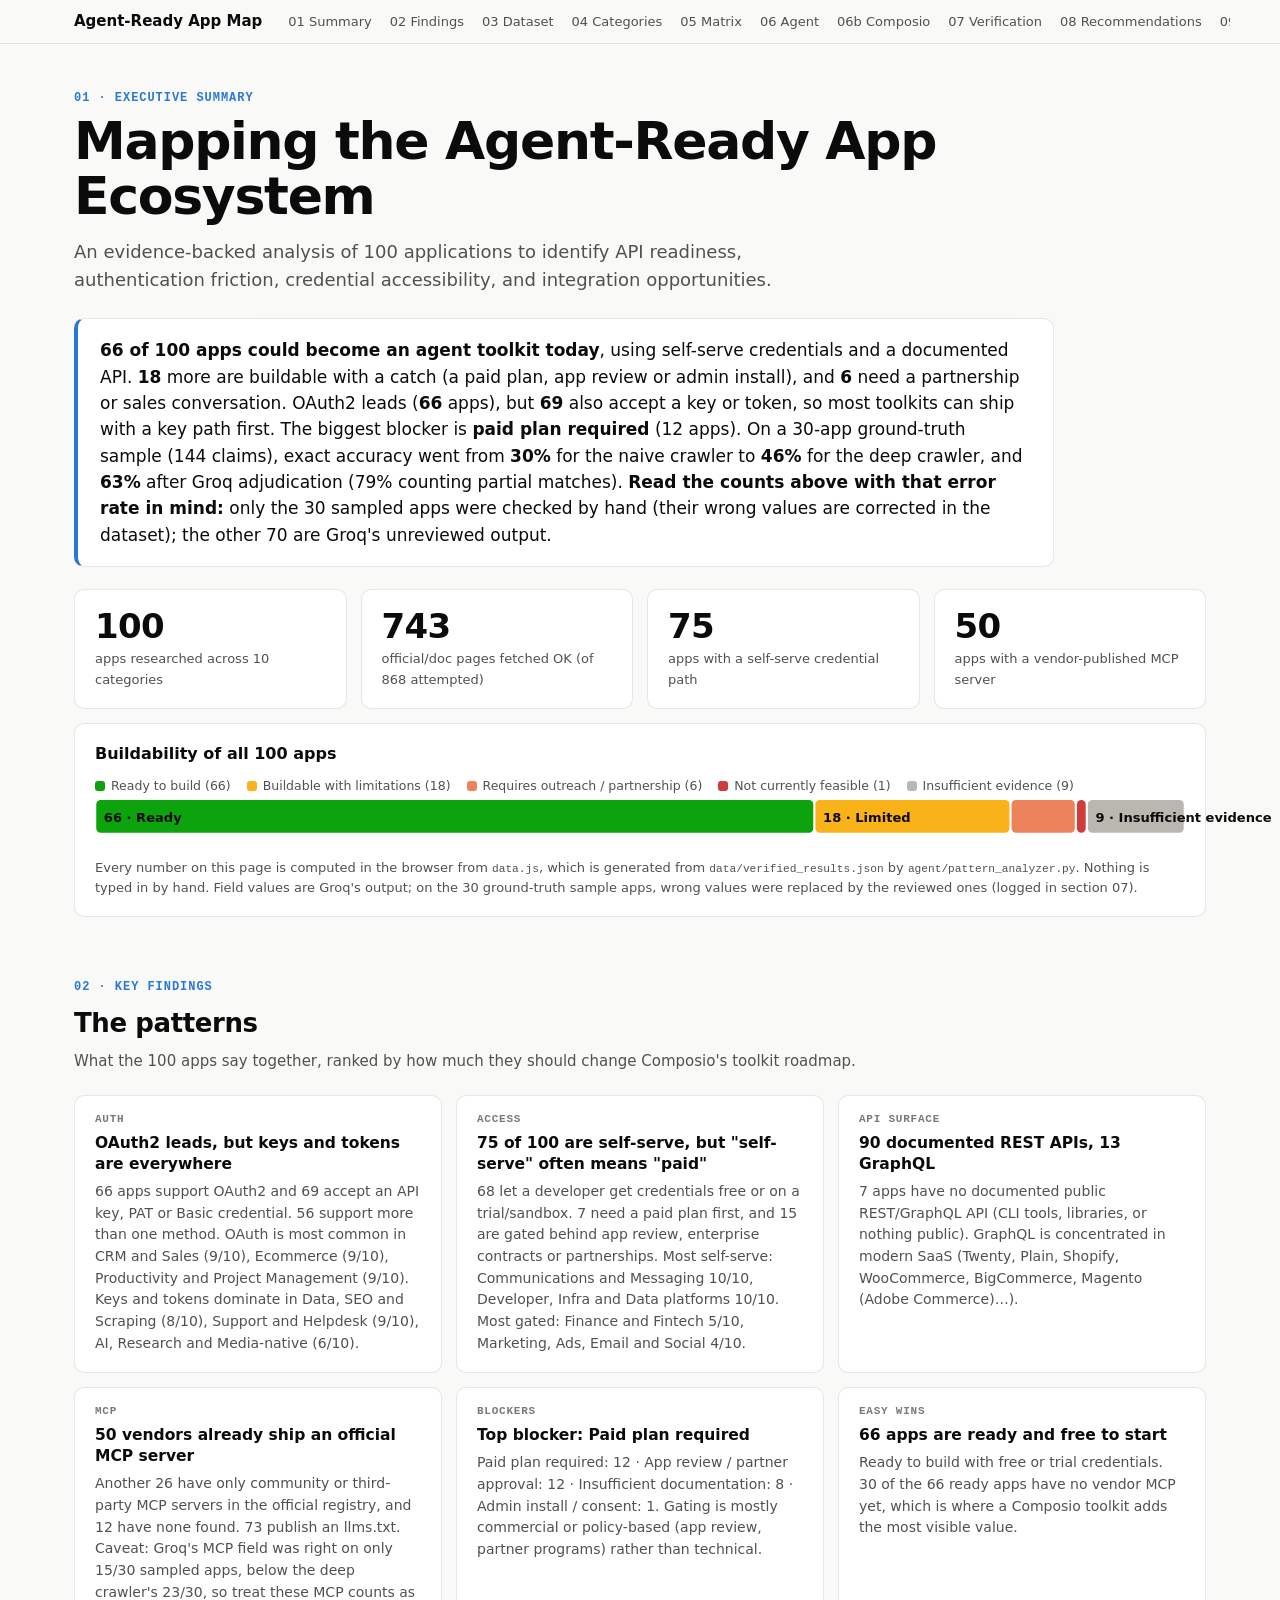
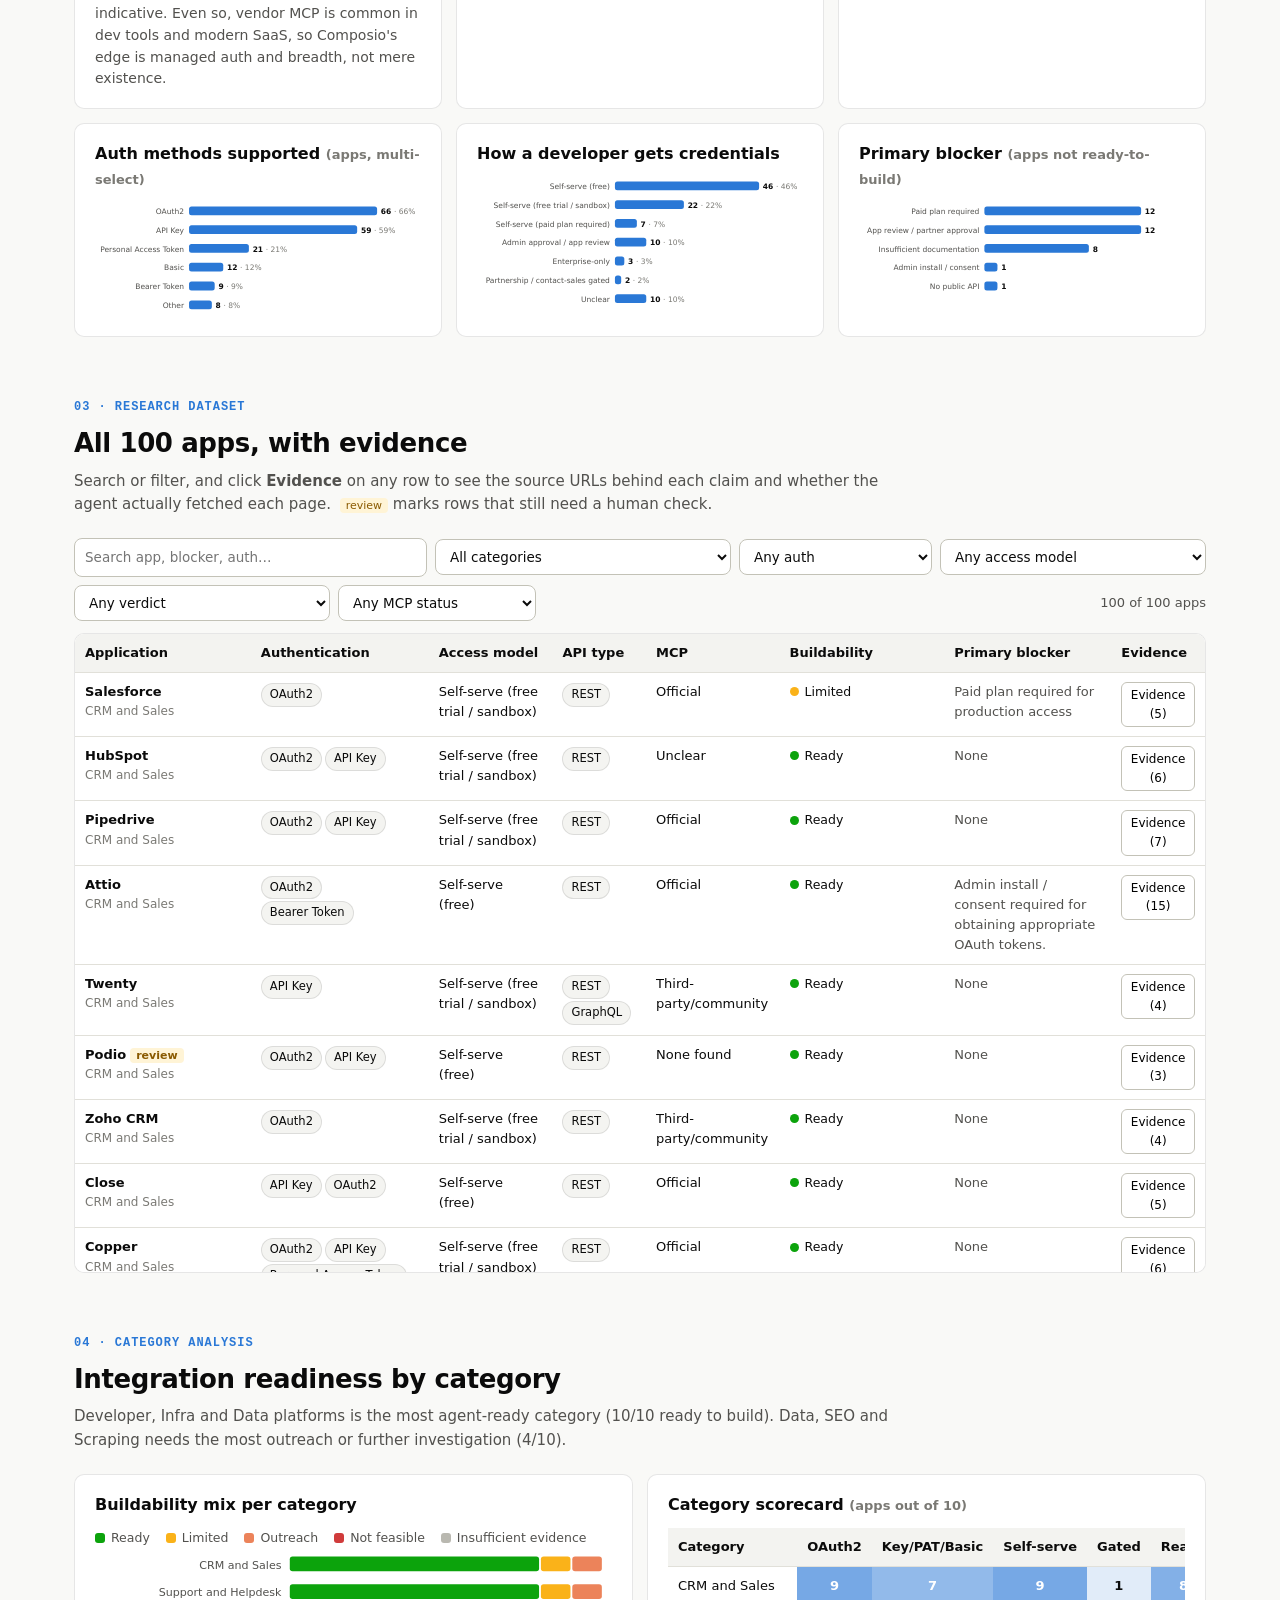
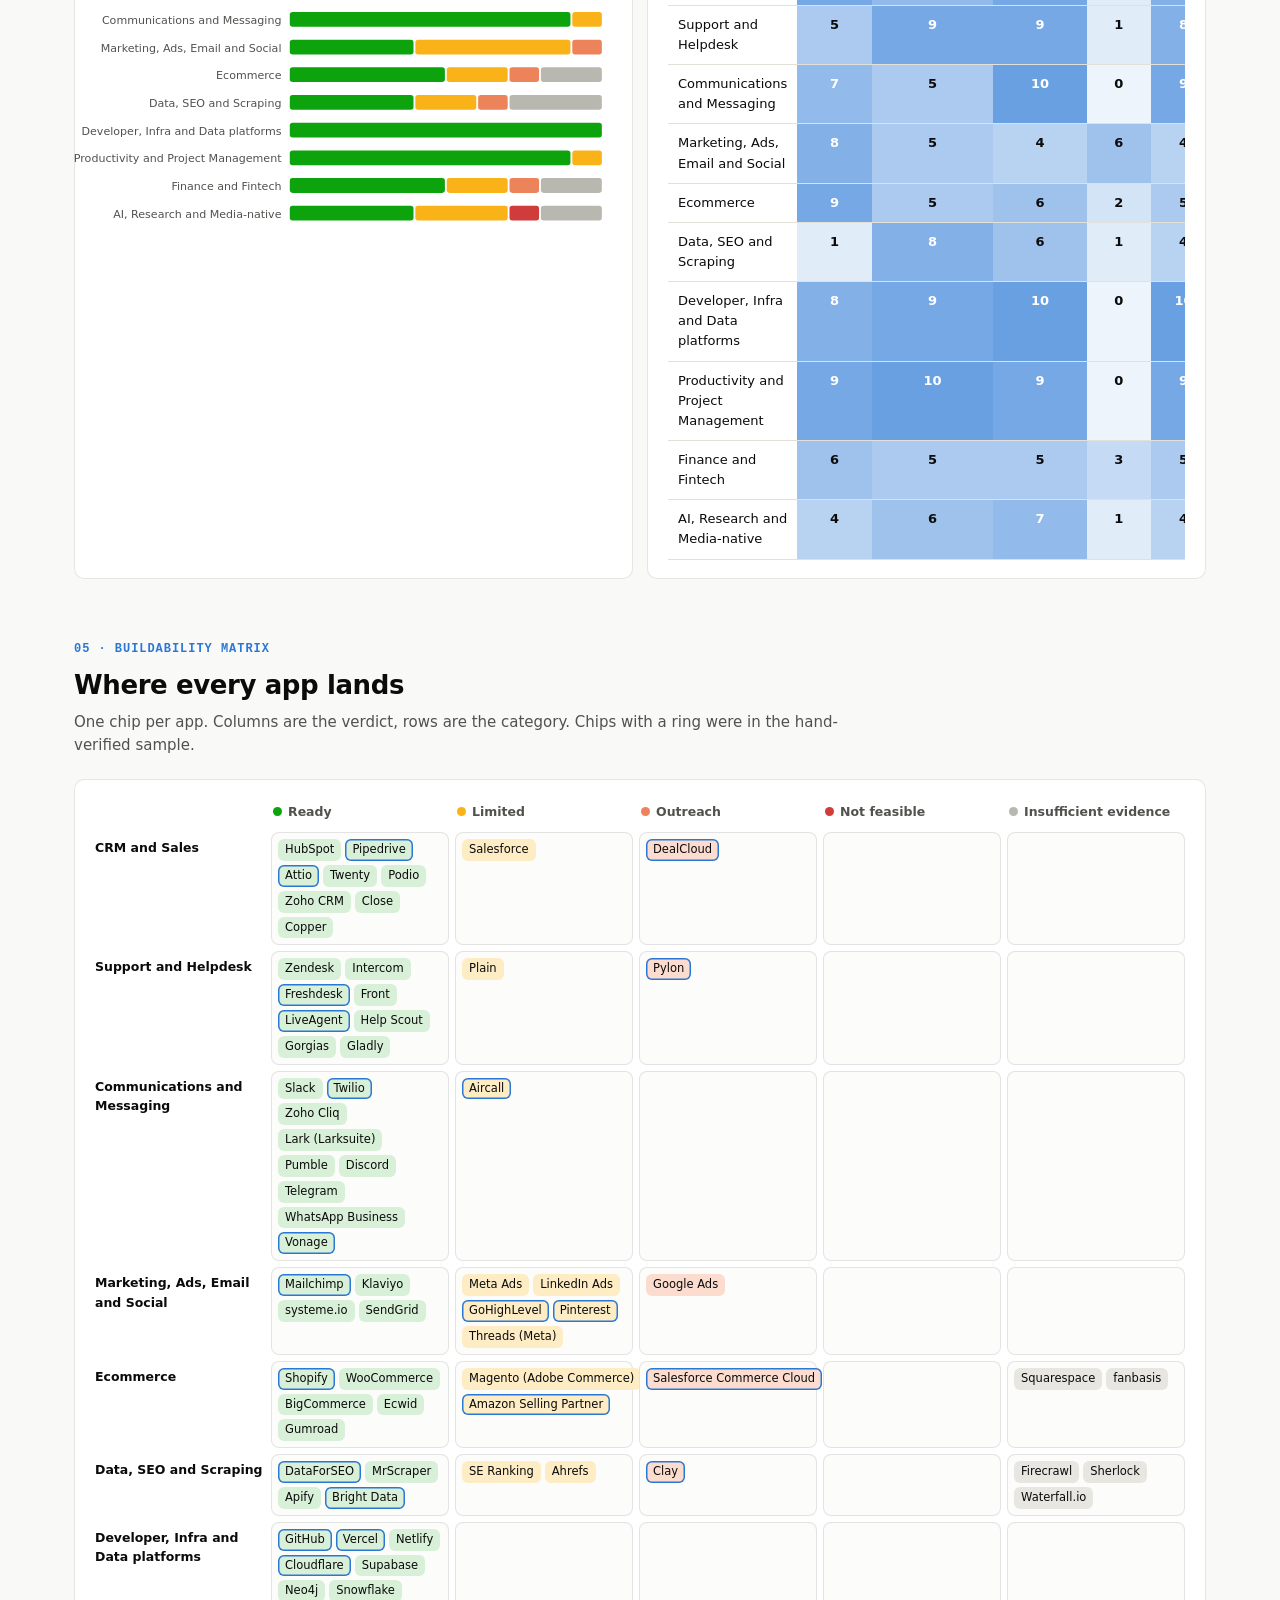
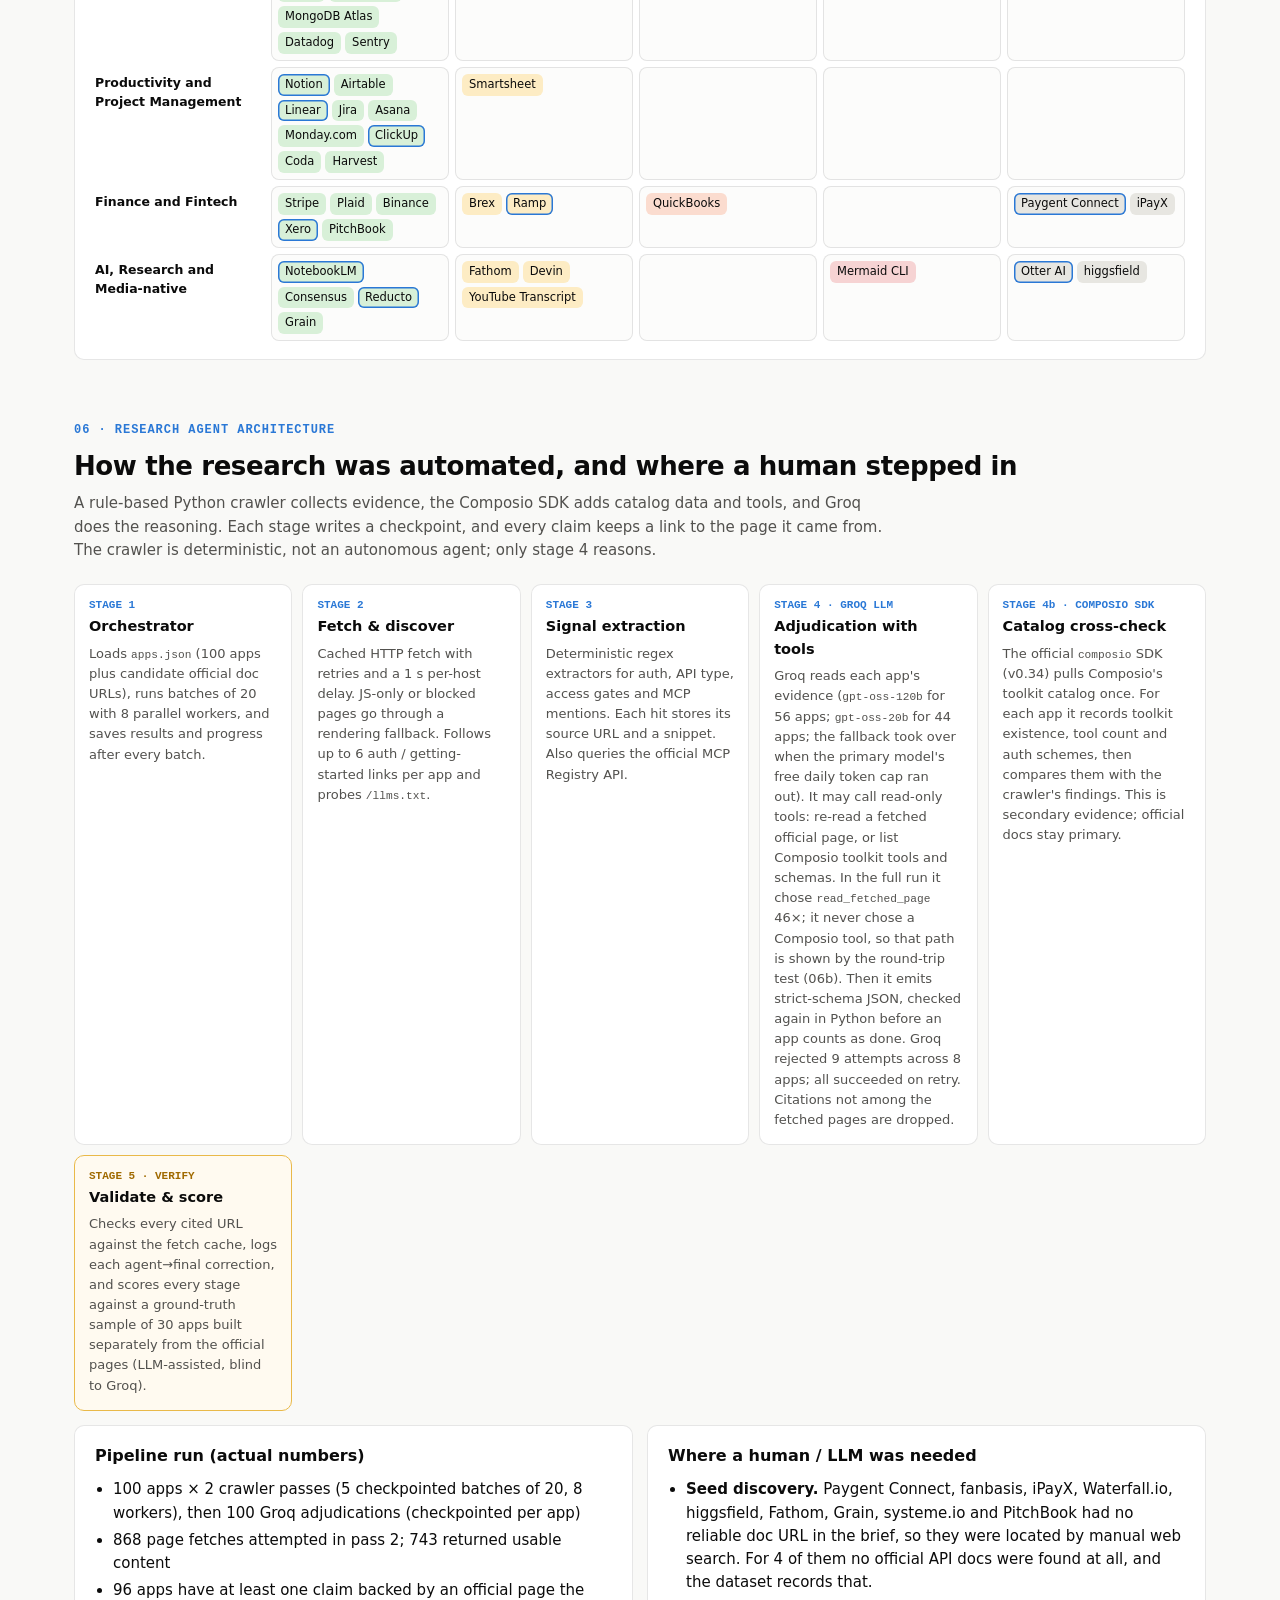
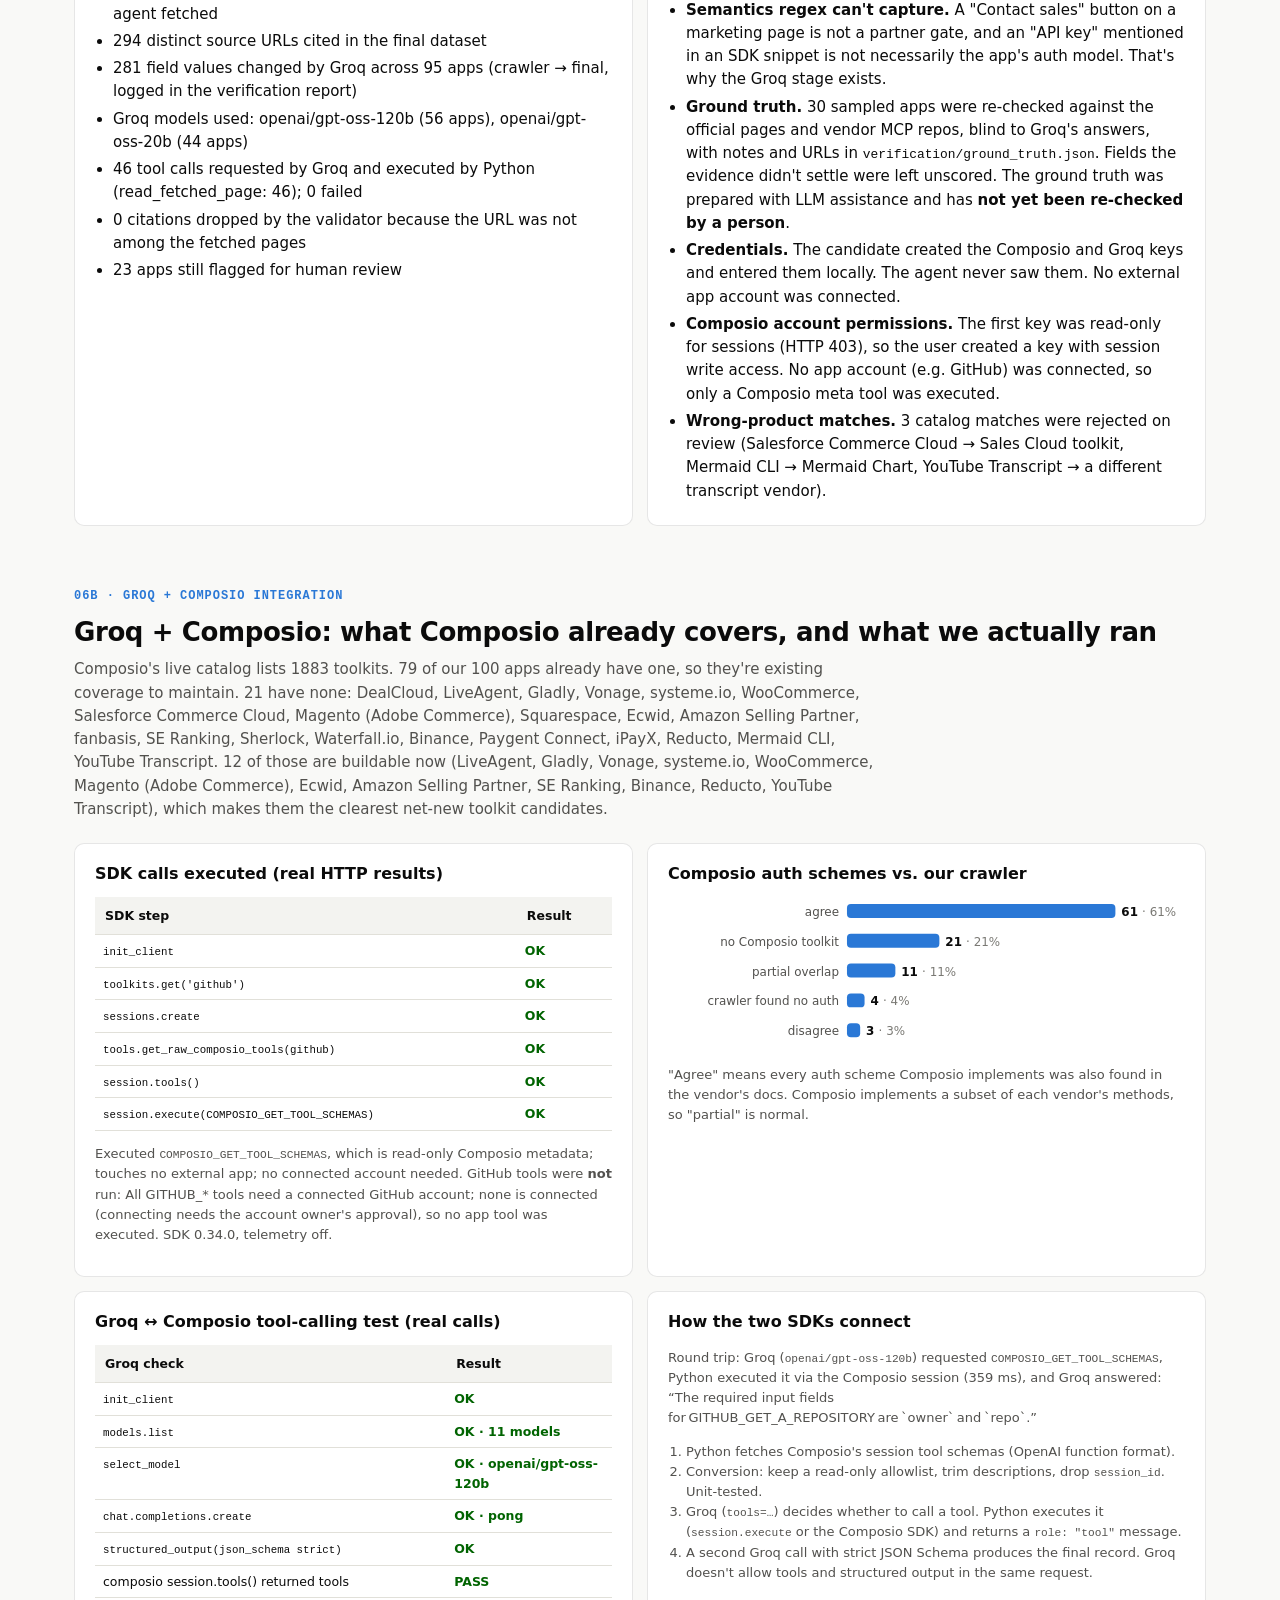
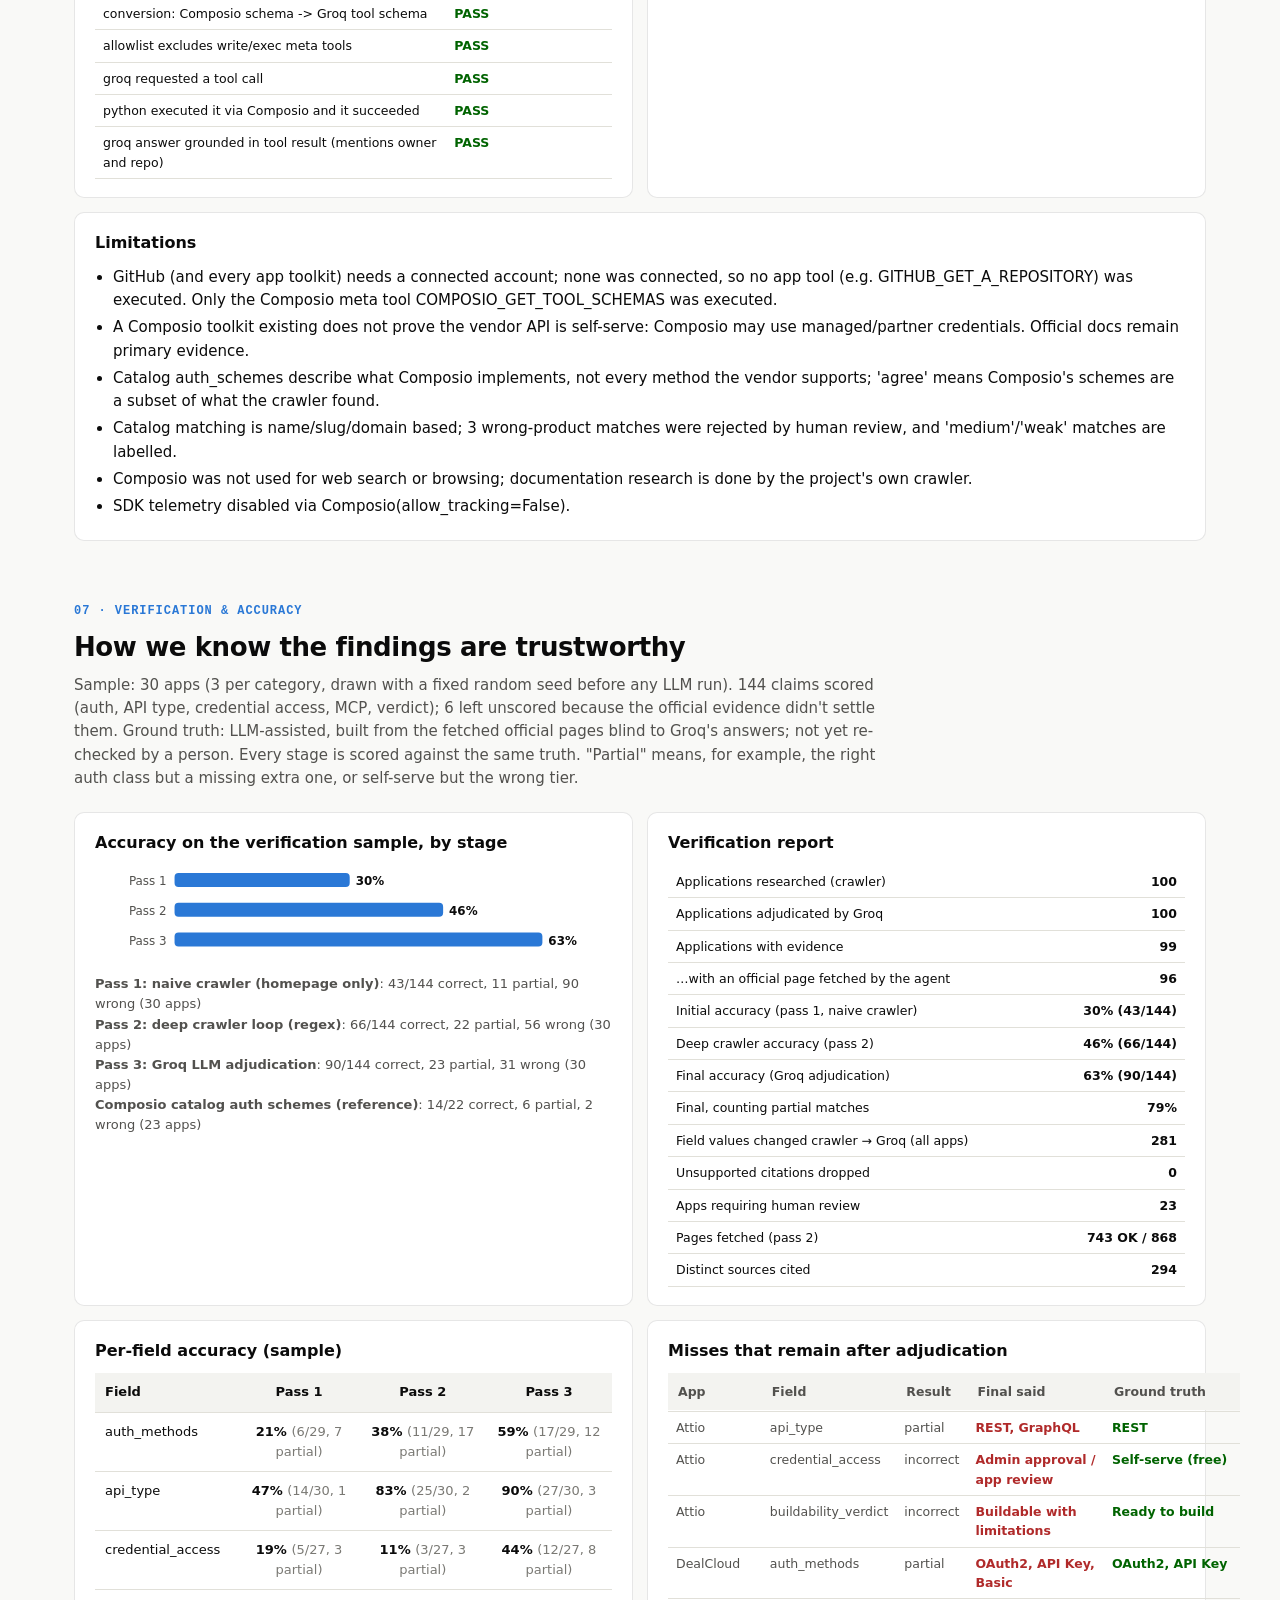
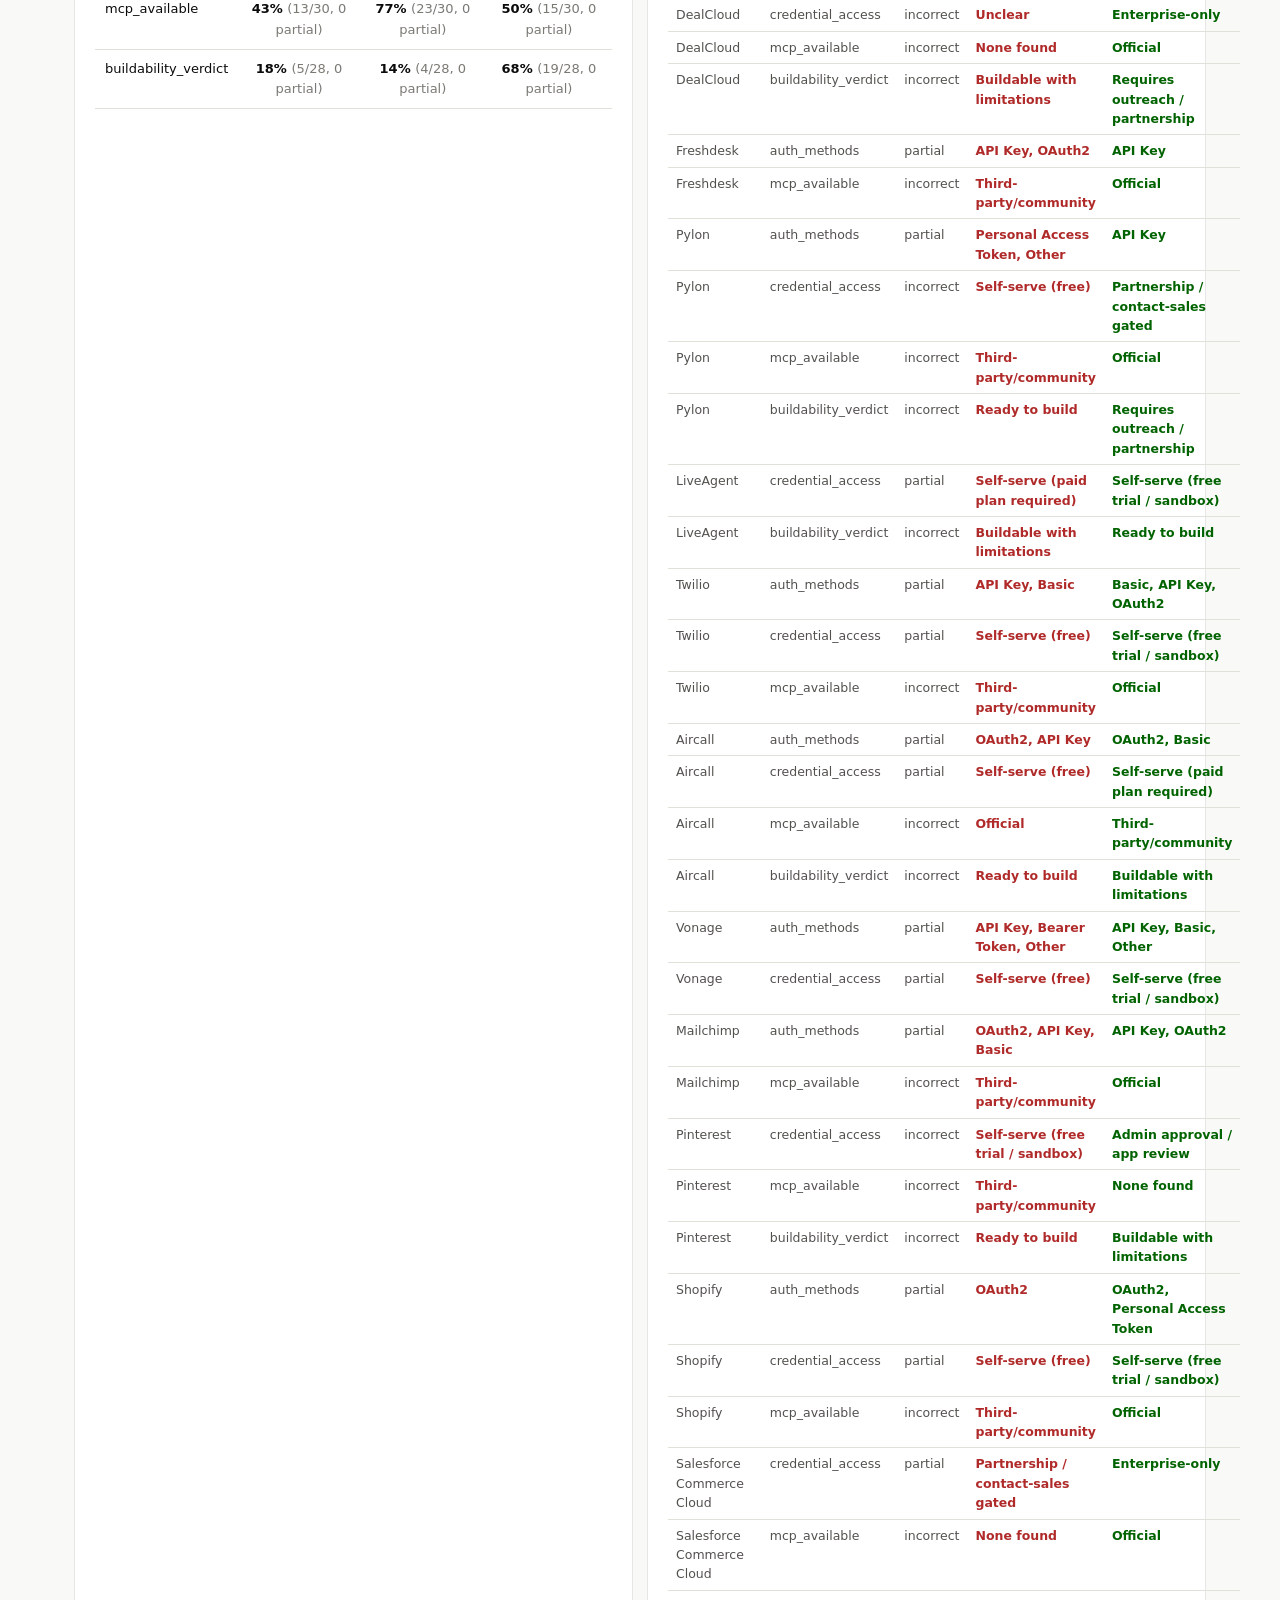
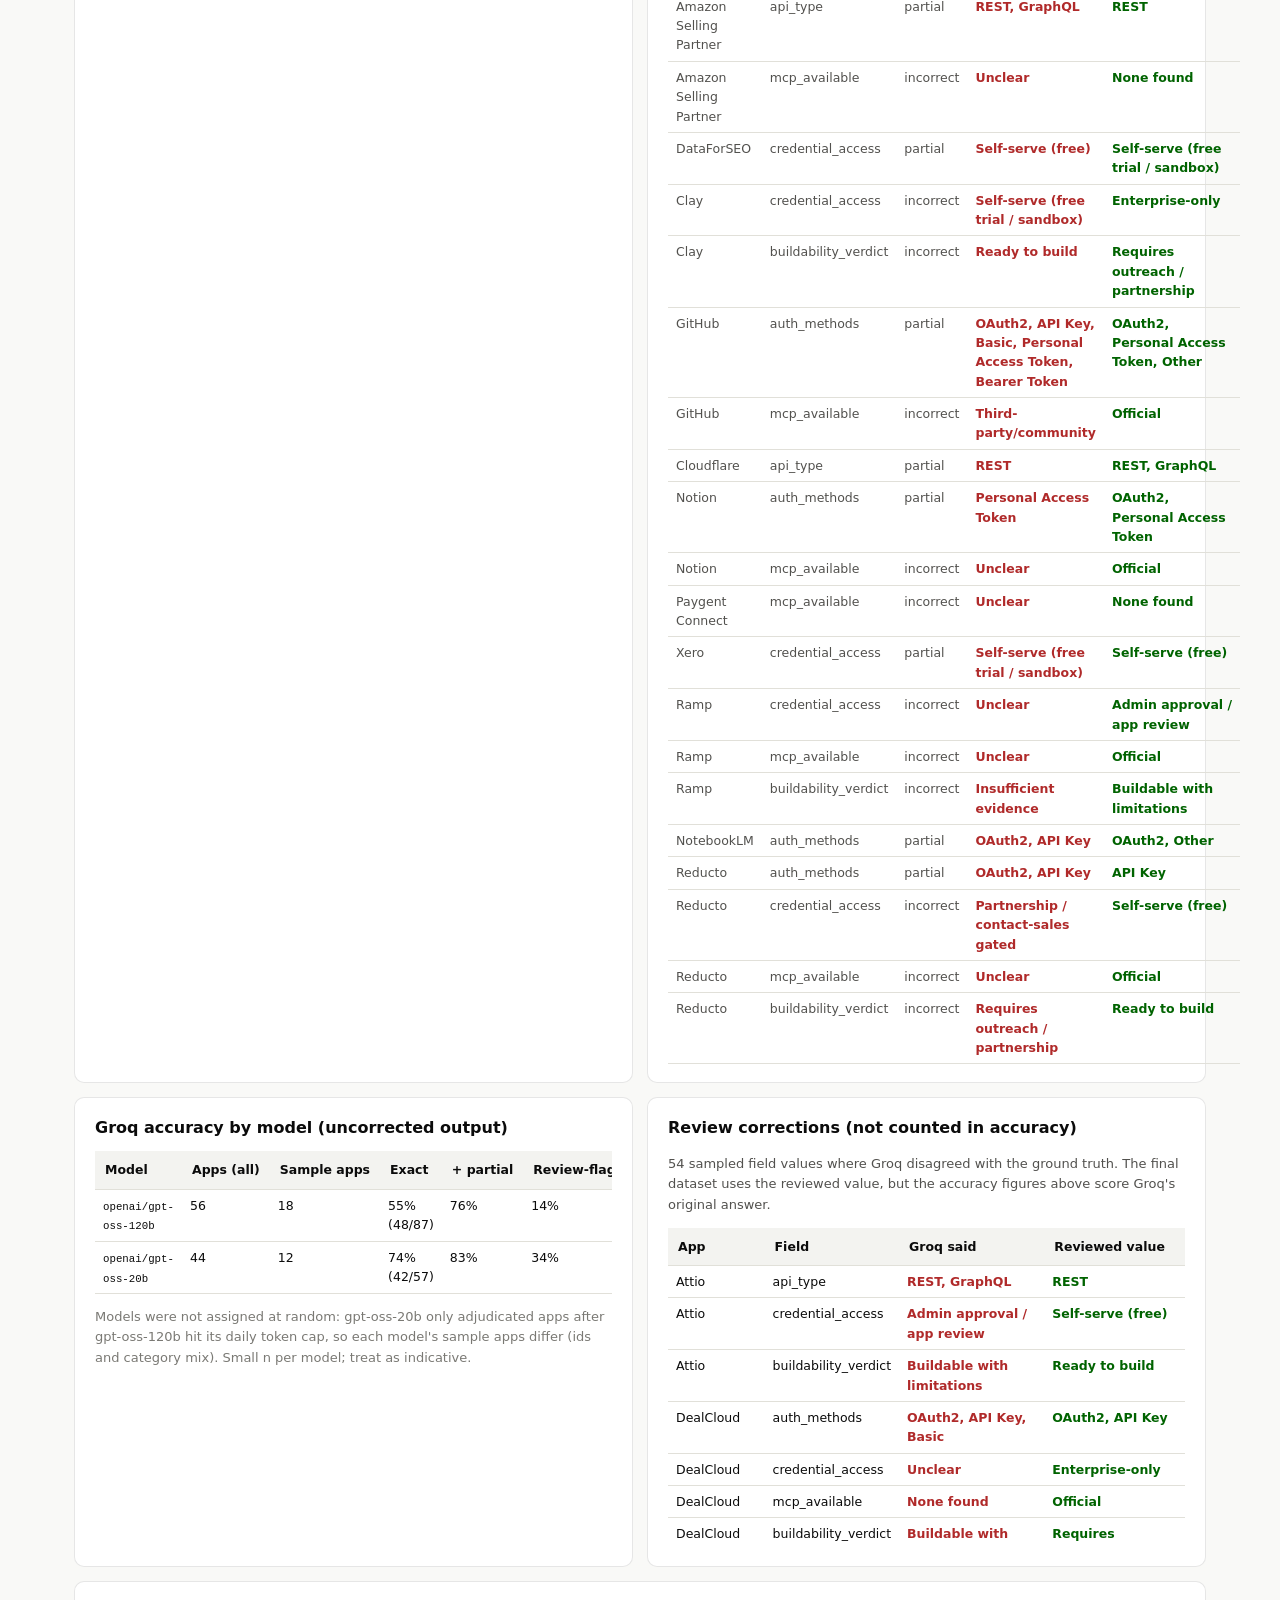
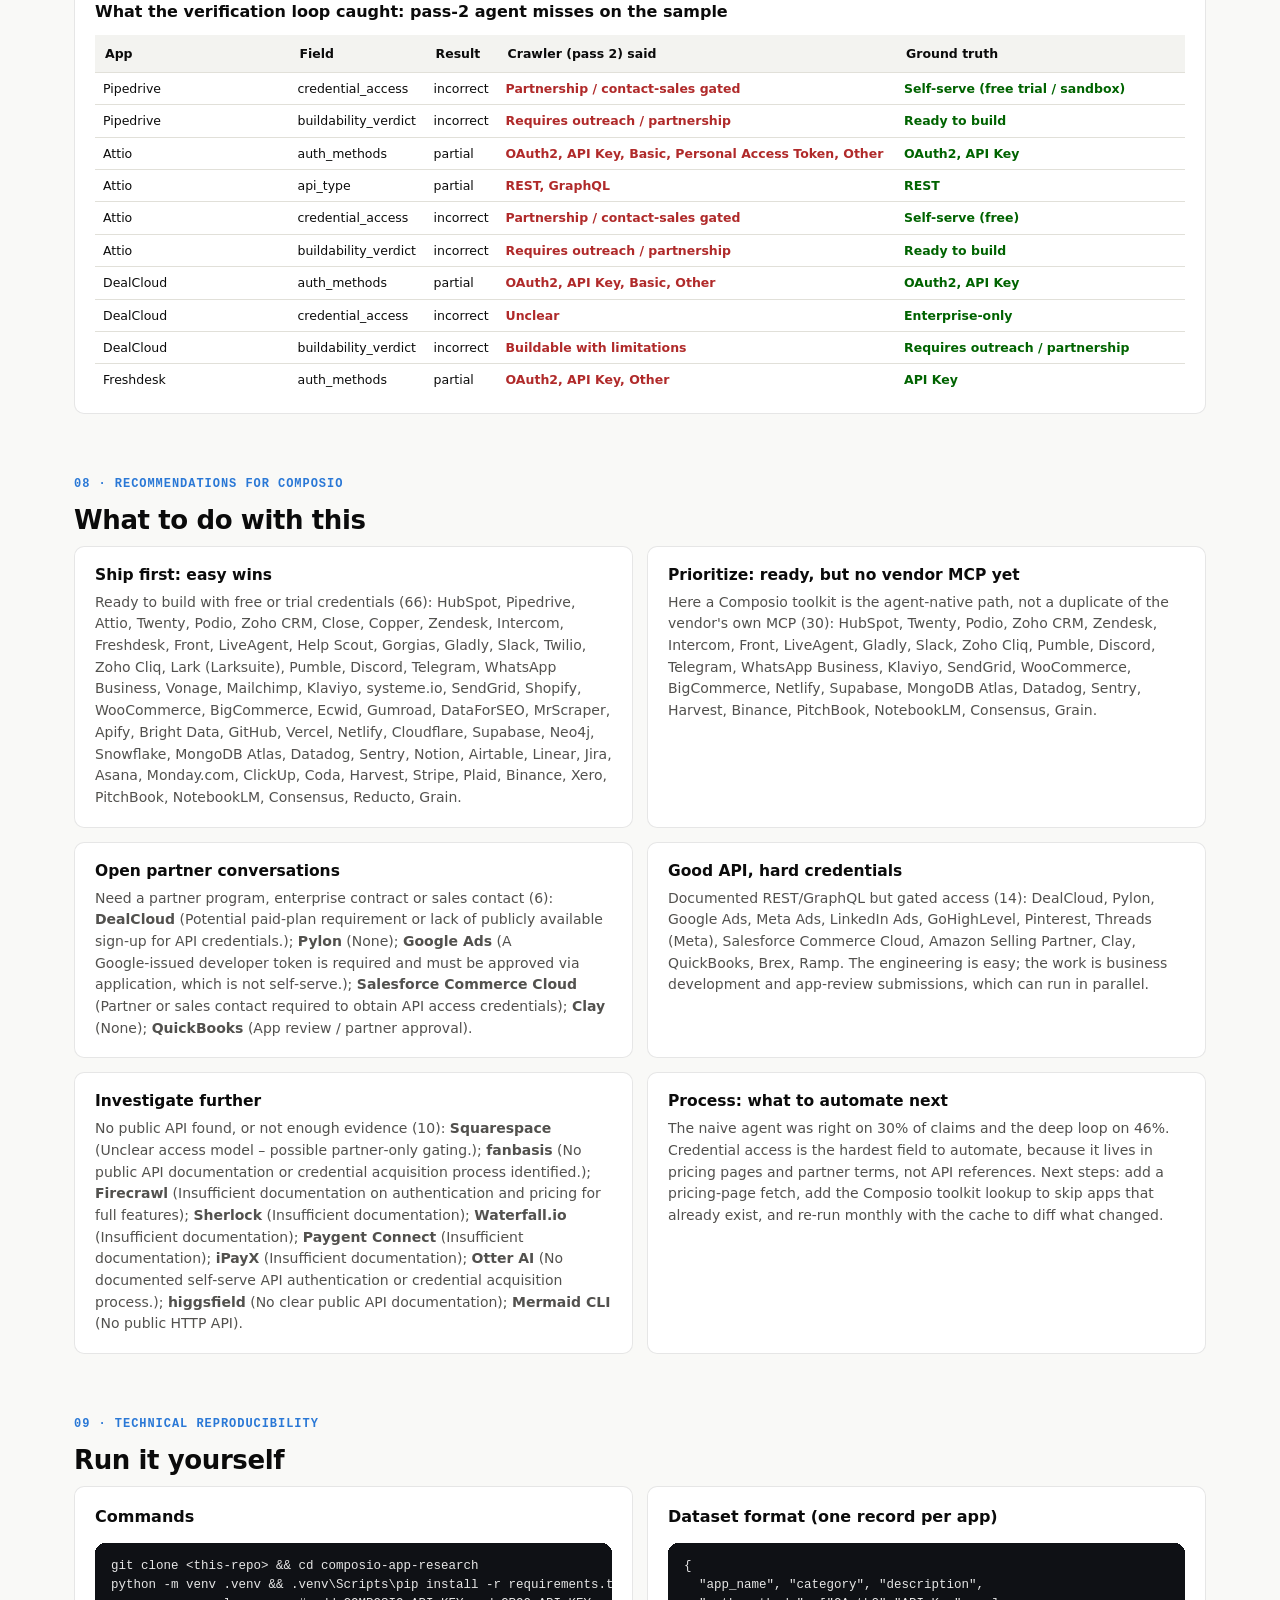
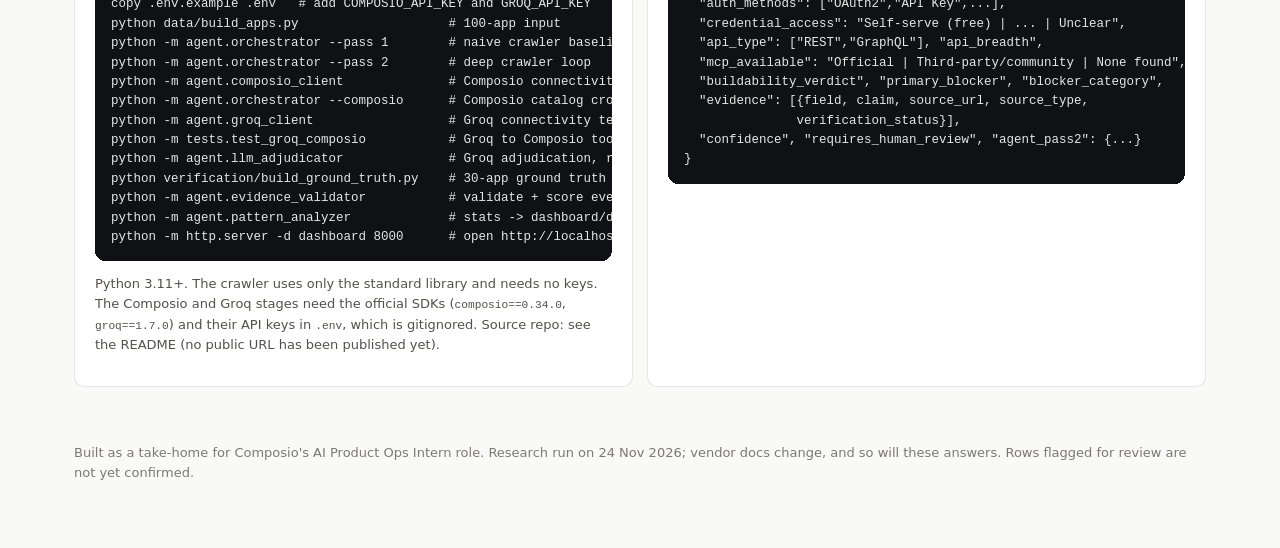
<file: dashboard/index.html>
<!doctype html>
<html lang="en">
<head>
<meta charset="utf-8">
<meta name="viewport" content="width=device-width, initial-scale=1">
<title>Mapping the Agent-Ready App Ecosystem — 100-app research case study</title>
<meta name="description" content="An evidence-backed analysis of 100 applications: auth, credential access, API surface, MCP coverage and buildability for agent toolkits.">
<link rel="stylesheet" href="styles.css">
</head>
<body>
<nav class="nav"><div class="nav-inner">
  <span class="brand">Agent-Ready App Map</span>
  <a href="#summary">01 Summary</a><a href="#findings">02 Findings</a><a href="#dataset">03 Dataset</a>
  <a href="#categories">04 Categories</a><a href="#matrix">05 Matrix</a><a href="#agent">06 Agent</a>
  <a href="#composio">06b Composio</a><a href="#verification">07 Verification</a><a href="#recs">08 Recommendations</a><a href="#repro">09 Reproduce</a>
</div></nav>

<main class="wrap">

<!-- 01 -->
<section id="summary" class="hero">
  <div class="eyebrow">01 · Executive summary</div>
  <h1>Mapping the Agent-Ready App Ecosystem</h1>
  <p class="lede">An evidence-backed analysis of 100 applications to identify API readiness, authentication friction, credential accessibility, and integration opportunities.</p>
  <div class="headline" id="headline"></div>
  <div class="grid g4" id="stats"></div>
  <div class="card" style="margin-top:14px">
    <h3>Buildability of all 100 apps</h3>
    <div class="legend" id="verdict-legend"></div>
    <div class="chart" id="verdict-bar"></div>
    <p class="small" style="margin:8px 0 0">Every number on this page is computed in the browser from <code>data.js</code>, which is generated from <code>data/verified_results.json</code> by <code>agent/pattern_analyzer.py</code>. Nothing is typed in by hand. Field values are Groq's output; on the 30 ground-truth sample apps, wrong values were replaced by the reviewed ones (logged in section 07).</p>
  </div>
</section>

<!-- 02 -->
<section id="findings">
  <div class="eyebrow">02 · Key findings</div>
  <h2>The patterns</h2>
  <p class="sub">What the 100 apps say together, ranked by how much they should change Composio's toolkit roadmap.</p>
  <div class="grid g3" id="insights"></div>
  <div class="grid g3" style="margin-top:14px">
    <div class="card"><h3>Auth methods supported <span class="muted small">(apps, multi-select)</span></h3><div class="chart" id="auth-chart"></div></div>
    <div class="card"><h3>How a developer gets credentials</h3><div class="chart" id="access-chart"></div></div>
    <div class="card"><h3>Primary blocker <span class="muted small">(apps not ready-to-build)</span></h3><div class="chart" id="blocker-chart"></div></div>
  </div>
</section>

<!-- 03 -->
<section id="dataset">
  <div class="eyebrow">03 · Research dataset</div>
  <h2>All 100 apps, with evidence</h2>
  <p class="sub">Search or filter, and click <b>Evidence</b> on any row to see the source URLs behind each claim and whether the agent actually fetched each page. <span class="flag">review</span> marks rows that still need a human check.</p>
  <div class="controls">
    <input id="q" type="search" placeholder="Search app, blocker, auth…" aria-label="Search">
    <select id="f-cat" aria-label="Category"><option value="">All categories</option></select>
    <select id="f-auth" aria-label="Auth"><option value="">Any auth</option></select>
    <select id="f-access" aria-label="Access"><option value="">Any access model</option></select>
    <select id="f-verdict" aria-label="Verdict"><option value="">Any verdict</option></select>
    <select id="f-mcp" aria-label="MCP"><option value="">Any MCP status</option></select>
    <span class="count" id="count"></span>
  </div>
  <div class="tablewrap"><table id="tbl">
    <thead><tr>
      <th data-k="app_name">Application</th><th data-k="auth">Authentication</th><th data-k="credential_access">Access model</th>
      <th data-k="api">API type</th><th data-k="mcp_available">MCP</th><th data-k="buildability_verdict">Buildability</th>
      <th data-k="primary_blocker">Primary blocker</th><th>Evidence</th>
    </tr></thead>
    <tbody></tbody>
  </table></div>
</section>

<!-- 04 -->
<section id="categories">
  <div class="eyebrow">04 · Category analysis</div>
  <h2>Integration readiness by category</h2>
  <p class="sub" id="cat-sub"></p>
  <div class="grid g2">
    <div class="card"><h3>Buildability mix per category</h3><div class="legend" id="cat-legend"></div><div class="chart" id="cat-chart"></div></div>
    <div class="card"><h3>Category scorecard <span class="muted small">(apps out of 10)</span></h3><div style="overflow:auto"><table class="heat" id="heat"></table></div></div>
  </div>
</section>

<!-- 05 -->
<section id="matrix">
  <div class="eyebrow">05 · Buildability matrix</div>
  <h2>Where every app lands</h2>
  <p class="sub">One chip per app. Columns are the verdict, rows are the category. Chips with a ring were in the hand-verified sample.</p>
  <div class="card"><div class="matrix" id="bmatrix"></div></div>
</section>

<!-- 06 -->
<section id="agent">
  <div class="eyebrow">06 · Research agent architecture</div>
  <h2>How the research was automated, and where a human stepped in</h2>
  <p class="sub">A rule-based Python crawler collects evidence, the Composio SDK adds catalog data and tools, and Groq does the reasoning. Each stage writes a checkpoint, and every claim keeps a link to the page it came from. The crawler is deterministic, not an autonomous agent; only stage 4 reasons.</p>
  <div class="flow">
    <div class="step"><div class="n">STAGE 1</div><h4>Orchestrator</h4><p>Loads <code>apps.json</code> (100 apps plus candidate official doc URLs), runs batches of 20 with 8 parallel workers, and saves results and progress after every batch.</p></div>
    <div class="step"><div class="n">STAGE 2</div><h4>Fetch &amp; discover</h4><p>Cached HTTP fetch with retries and a 1 s per-host delay. JS-only or blocked pages go through a rendering fallback. Follows up to 6 auth / getting-started links per app and probes <code>/llms.txt</code>.</p></div>
    <div class="step"><div class="n">STAGE 3</div><h4>Signal extraction</h4><p>Deterministic regex extractors for auth, API type, access gates and MCP mentions. Each hit stores its source URL and a snippet. Also queries the official MCP Registry API.</p></div>
    <div class="step"><div class="n">STAGE 4 · GROQ LLM</div><h4>Adjudication with tools</h4><p id="stage4-text"></p></div>
    <div class="step"><div class="n">STAGE 4b · COMPOSIO SDK</div><h4>Catalog cross-check</h4><p>The official <code>composio</code> SDK (v0.34) pulls Composio's toolkit catalog once. For each app it records toolkit existence, tool count and auth schemes, then compares them with the crawler's findings. This is secondary evidence; official docs stay primary.</p></div>
    <div class="step human"><div class="n">STAGE 5 · VERIFY</div><h4>Validate &amp; score</h4><p>Checks every cited URL against the fetch cache, logs each agent→final correction, and scores every stage against a ground-truth sample of 30 apps built separately from the official pages (LLM-assisted, blind to Groq).</p></div>
  </div>
  <div class="grid g2" style="margin-top:14px">
    <div class="card"><h3>Pipeline run (actual numbers)</h3><ul class="clean" id="runstats"></ul></div>
    <div class="card"><h3>Where a human / LLM was needed</h3><ul class="clean">
      <li><b>Seed discovery.</b> Paygent Connect, fanbasis, iPayX, Waterfall.io, higgsfield, Fathom, Grain, systeme.io and PitchBook had no reliable doc URL in the brief, so they were located by manual web search. For 4 of them no official API docs were found at all, and the dataset records that.</li>
      <li><b>Semantics regex can't capture.</b> A "Contact sales" button on a marketing page is not a partner gate, and an "API key" mentioned in an SDK snippet is not necessarily the app's auth model. That's why the Groq stage exists.</li>
      <li><b>Ground truth.</b> 30 sampled apps were re-checked against the official pages and vendor MCP repos, blind to Groq's answers, with notes and URLs in <code>verification/ground_truth.json</code>. Fields the evidence didn't settle were left unscored. The ground truth was prepared with LLM assistance and has <b>not yet been re-checked by a person</b>.</li>
      <li><b>Credentials.</b> The candidate created the Composio and Groq keys and entered them locally. The agent never saw them. No external app account was connected.</li>
      <li><b>Composio account permissions.</b> The first key was read-only for sessions (HTTP 403), so the user created a key with session write access. No app account (e.g. GitHub) was connected, so only a Composio meta tool was executed.</li>
      <li><b>Wrong-product matches.</b> 3 catalog matches were rejected on review (Salesforce Commerce Cloud → Sales Cloud toolkit, Mermaid CLI → Mermaid Chart, YouTube Transcript → a different transcript vendor).</li>
    </ul></div>
  </div>
</section>

<!-- 06b -->
<section id="composio">
  <div class="eyebrow">06b · Groq + Composio integration</div>
  <h2>Groq + Composio: what Composio already covers, and what we actually ran</h2>
  <p class="sub" id="cmp-sub"></p>
  <div class="grid g2">
    <div class="card"><h3>SDK calls executed (real HTTP results)</h3><table class="miss" id="cmp-calls"></table><p class="small" id="cmp-exec"></p></div>
    <div class="card"><h3>Composio auth schemes vs. our crawler</h3><div class="chart" id="cmp-agree"></div><p class="small">"Agree" means every auth scheme Composio implements was also found in the vendor's docs. Composio implements a subset of each vendor's methods, so "partial" is normal.</p></div>
  </div>
  <div class="grid g2" style="margin-top:14px">
    <div class="card"><h3>Groq ↔ Composio tool-calling test (real calls)</h3><table class="miss" id="groq-calls"></table></div>
    <div class="card"><h3>How the two SDKs connect</h3><p class="small" id="groq-trace"></p>
      <ol class="small" style="padding-left:18px;margin:8px 0 0">
        <li>Python fetches Composio's session tool schemas (OpenAI function format).</li>
        <li>Conversion: keep a read-only allowlist, trim descriptions, drop <code>session_id</code>. Unit-tested.</li>
        <li>Groq (<code>tools=…</code>) decides whether to call a tool. Python executes it (<code>session.execute</code> or the Composio SDK) and returns a <code>role: "tool"</code> message.</li>
        <li>A second Groq call with strict JSON Schema produces the final record. Groq doesn't allow tools and structured output in the same request.</li>
      </ol></div>
  </div>
  <div class="card" style="margin-top:14px"><h3>Limitations</h3><ul class="clean" id="cmp-limits"></ul></div>
</section>

<!-- 07 -->
<section id="verification">
  <div class="eyebrow">07 · Verification &amp; accuracy</div>
  <h2>How we know the findings are trustworthy</h2>
  <p class="sub" id="ver-sub"></p>
  <div class="grid g2">
    <div class="card"><h3>Accuracy on the verification sample, by stage</h3><div class="chart" id="acc-chart"></div><p class="small" id="acc-note"></p></div>
    <div class="card"><h3>Verification report</h3><table class="miss" id="ver-table"></table></div>
  </div>
  <div class="grid g2" style="margin-top:14px">
    <div class="card"><h3>Per-field accuracy (sample)</h3><div style="overflow:auto"><table class="heat" id="field-table"></table></div></div>
    <div class="card"><h3>Misses that remain after adjudication</h3><div id="final-misses" class="small"></div></div>
  </div>
  <div class="grid g2" style="margin-top:14px">
    <div class="card"><h3>Groq accuracy by model (uncorrected output)</h3><div style="overflow:auto"><table class="miss" id="model-table"></table></div><p class="small muted" id="model-caveat"></p></div>
    <div class="card"><h3>Review corrections (not counted in accuracy)</h3><p class="small" id="corr-sub"></p><div style="overflow:auto;max-height:320px"><table class="miss" id="corr-table"></table></div></div>
  </div>
  <div class="card" style="margin-top:14px"><h3>What the verification loop caught: pass-2 agent misses on the sample</h3><div style="overflow:auto;max-height:360px"><table class="miss" id="p2-misses"></table></div></div>
</section>

<!-- 08 -->
<section id="recs">
  <div class="eyebrow">08 · Recommendations for Composio</div>
  <h2>What to do with this</h2>
  <div class="grid g2" id="recs-grid"></div>
</section>

<!-- 09 -->
<section id="repro">
  <div class="eyebrow">09 · Technical reproducibility</div>
  <h2>Run it yourself</h2>
  <div class="grid g2">
    <div class="card"><h3>Commands</h3>
<pre>git clone &lt;this-repo&gt; &amp;&amp; cd composio-app-research
python -m venv .venv &amp;&amp; .venv\Scripts\pip install -r requirements.txt
copy .env.example .env   # add COMPOSIO_API_KEY and GROQ_API_KEY
python data/build_apps.py                    # 100-app input
python -m agent.orchestrator --pass 1        # naive crawler baseline
python -m agent.orchestrator --pass 2        # deep crawler loop
python -m agent.composio_client              # Composio connectivity test
python -m agent.orchestrator --composio      # Composio catalog cross-check
python -m agent.groq_client                  # Groq connectivity test
python -m tests.test_groq_composio           # Groq to Composio tool-call round trip
python -m agent.llm_adjudicator              # Groq adjudication, resumable
python verification/build_ground_truth.py    # 30-app ground truth
python -m agent.evidence_validator           # validate + score every stage
python -m agent.pattern_analyzer             # stats -&gt; dashboard/data.js
python -m http.server -d dashboard 8000      # open http://localhost:8000</pre>
      <p class="small">Python 3.11+. The crawler uses only the standard library and needs no keys. The Composio and Groq stages need the official SDKs (<code>composio==0.34.0</code>, <code>groq==1.7.0</code>) and their API keys in <code>.env</code>, which is gitignored. Source repo: see the README (no public URL has been published yet).</p>
    </div>
    <div class="card"><h3>Dataset format (one record per app)</h3>
<pre>{
  "app_name", "category", "description",
  "auth_methods": ["OAuth2","API Key",...],
  "credential_access": "Self-serve (free) | ... | Unclear",
  "api_type": ["REST","GraphQL"], "api_breadth",
  "mcp_available": "Official | Third-party/community | None found",
  "buildability_verdict", "primary_blocker", "blocker_category",
  "evidence": [{field, claim, source_url, source_type,
               verification_status}],
  "confidence", "requires_human_review", "agent_pass2": {...}
}</pre>
    </div>
  </div>
</section>

<footer>Built as a take-home for Composio's AI Product Ops Intern role. Research run on 24 Nov 2026; vendor docs change, and so will these answers. Rows flagged for review are not yet confirmed.</footer>
</main>
<div class="tip" id="tip"></div>
<script src="data.js"></script>
<script src="app.js"></script>
</body>
</html>
</file>
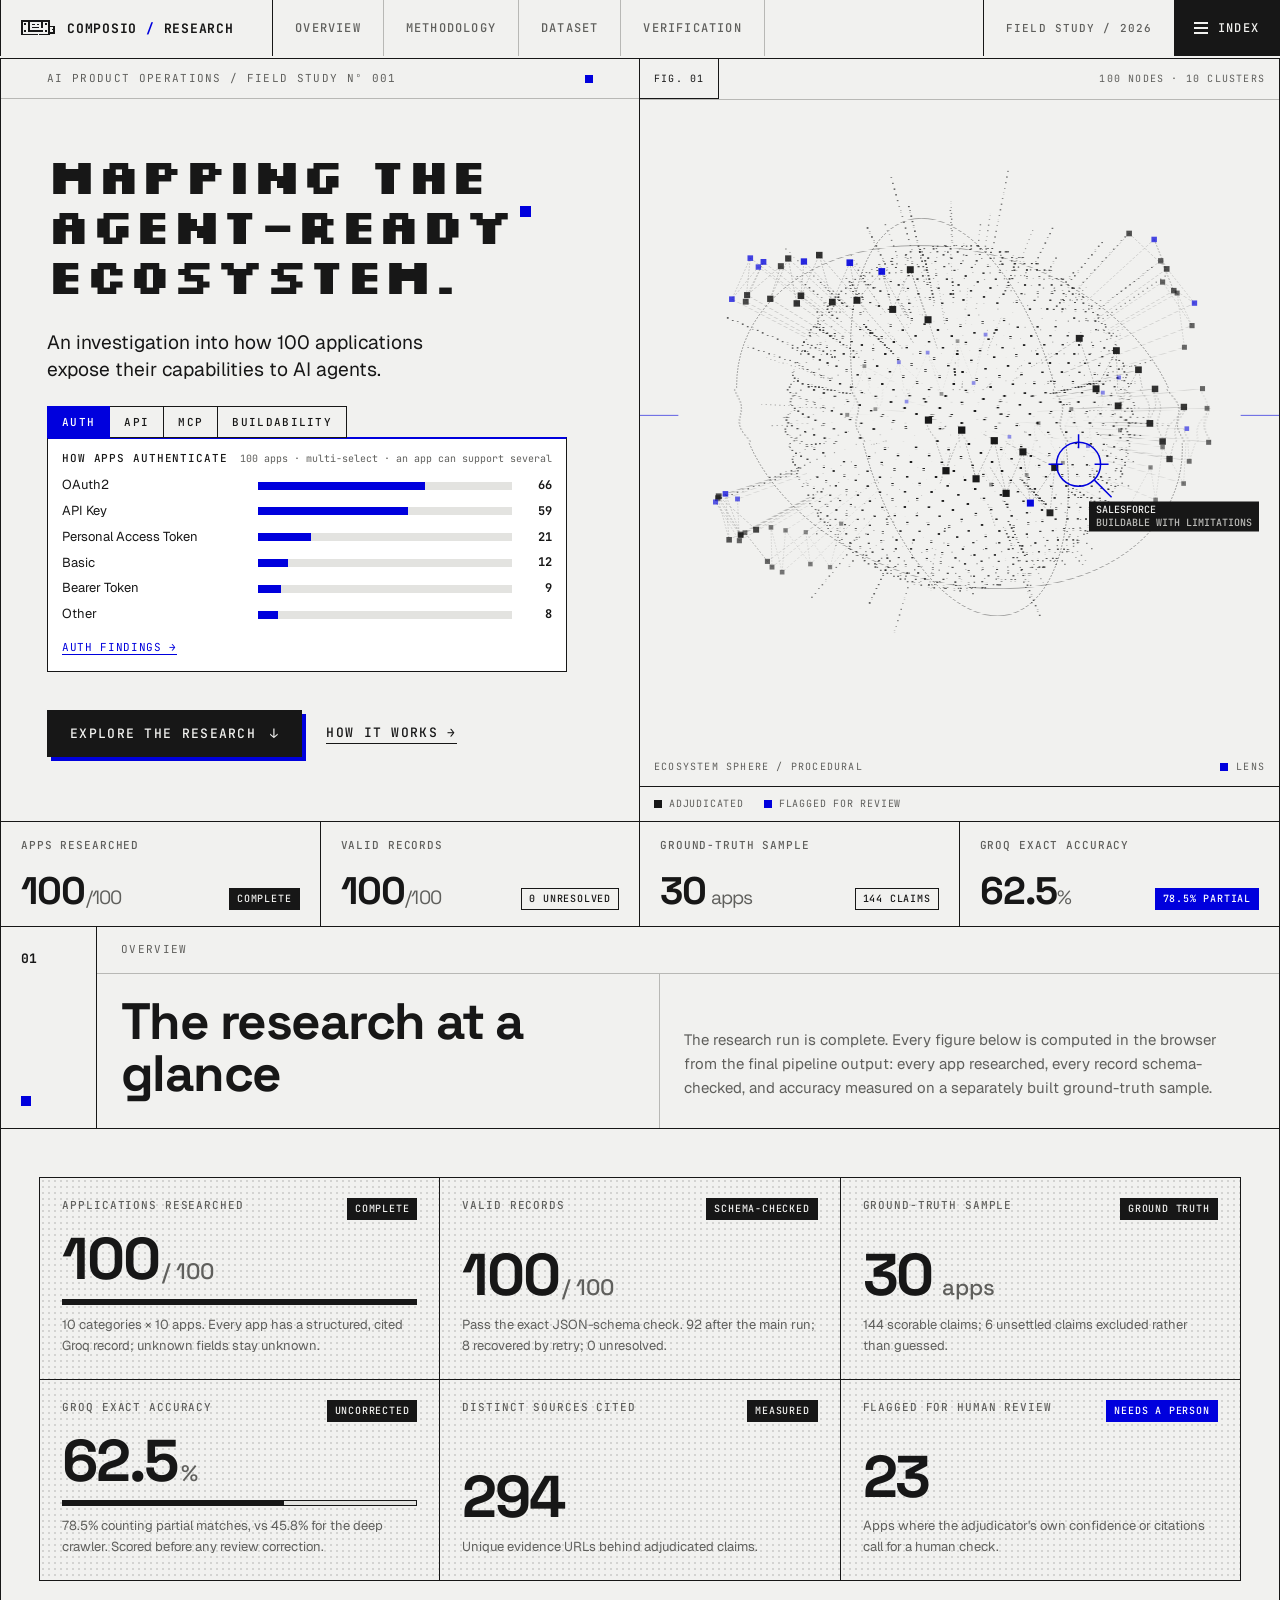
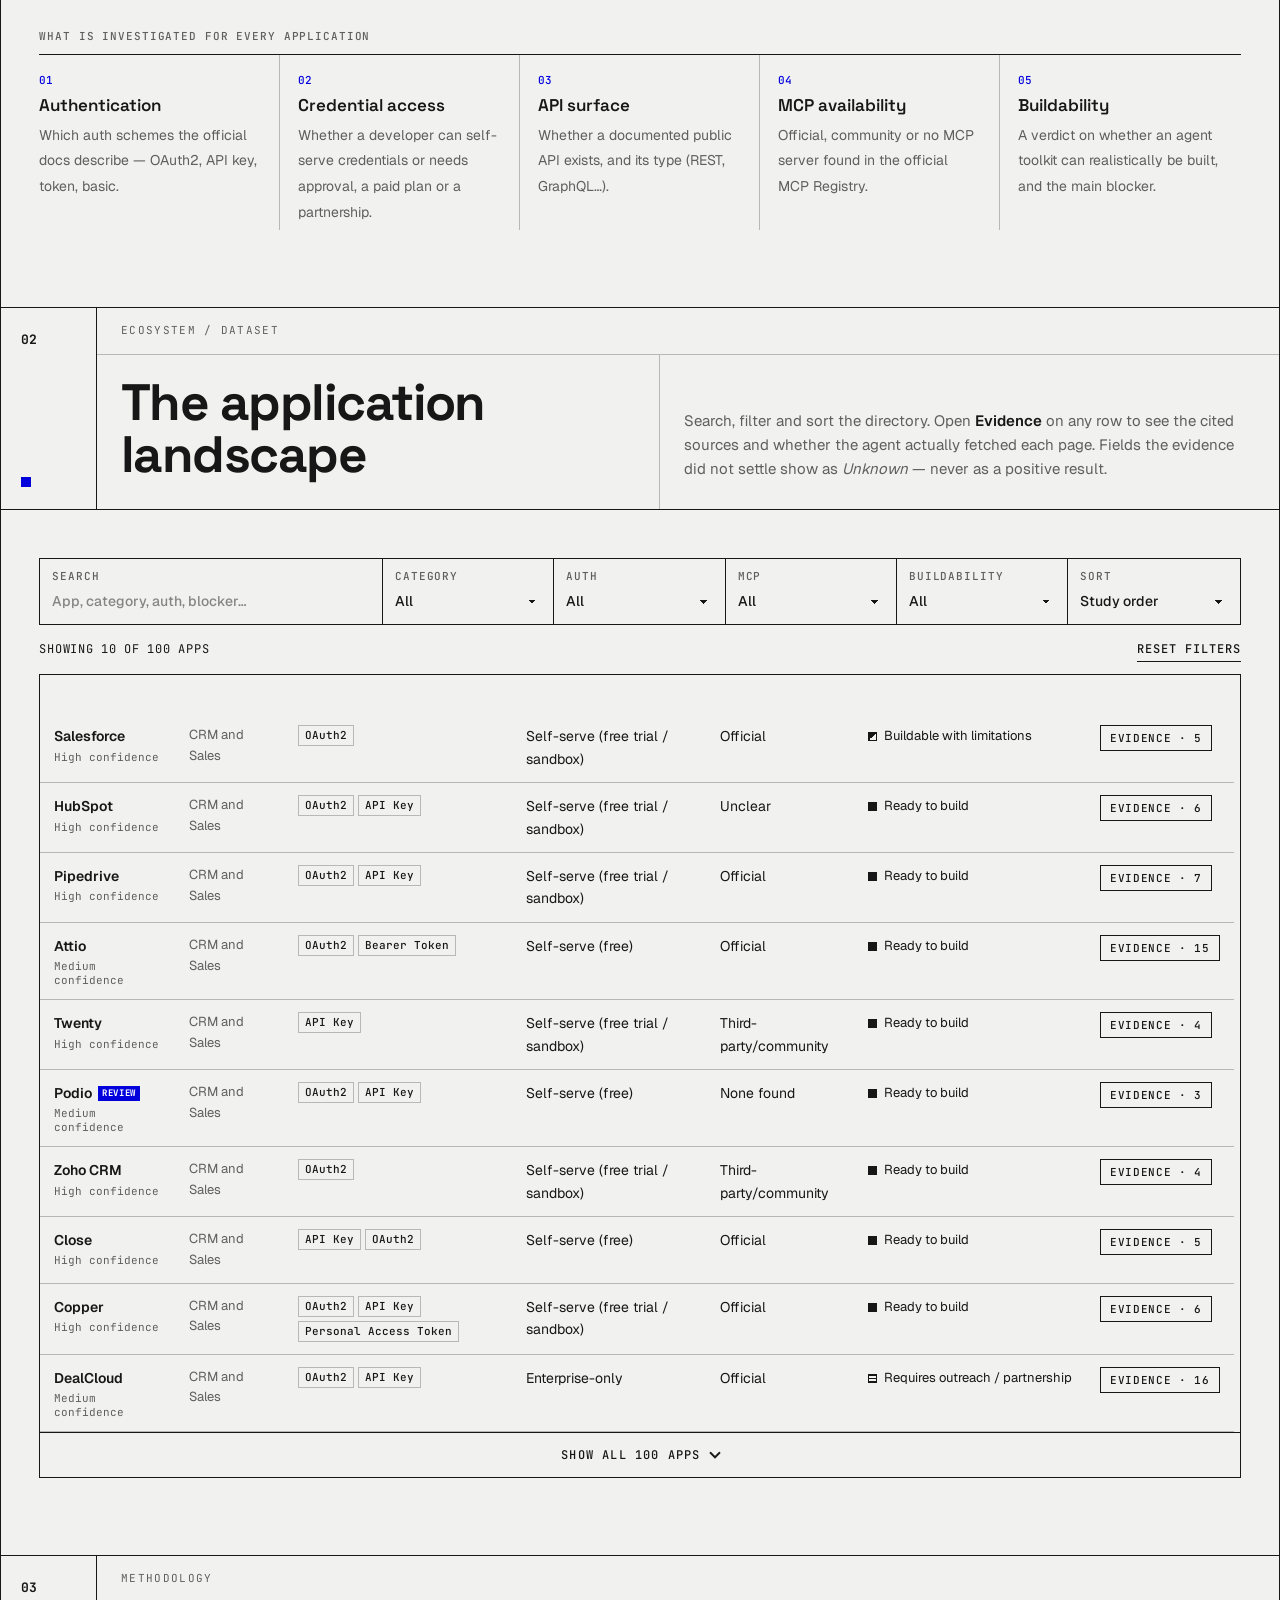
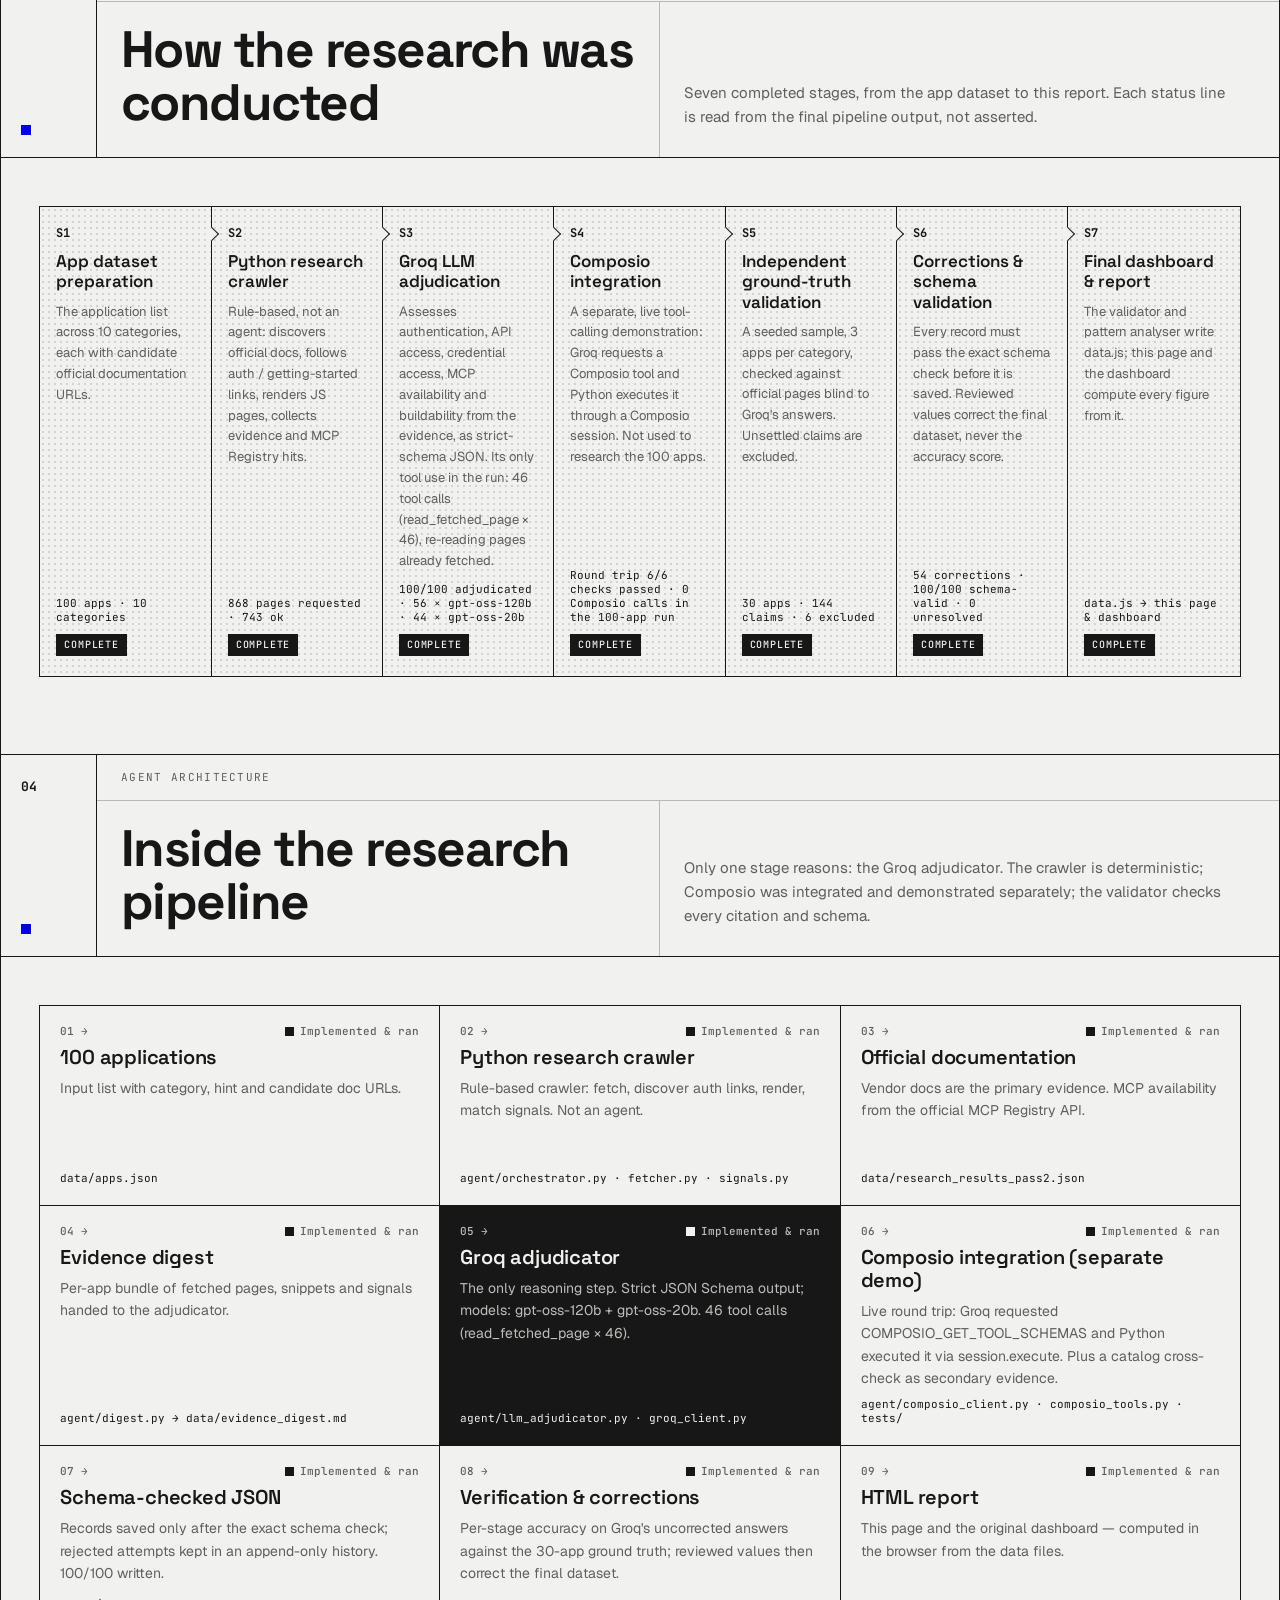
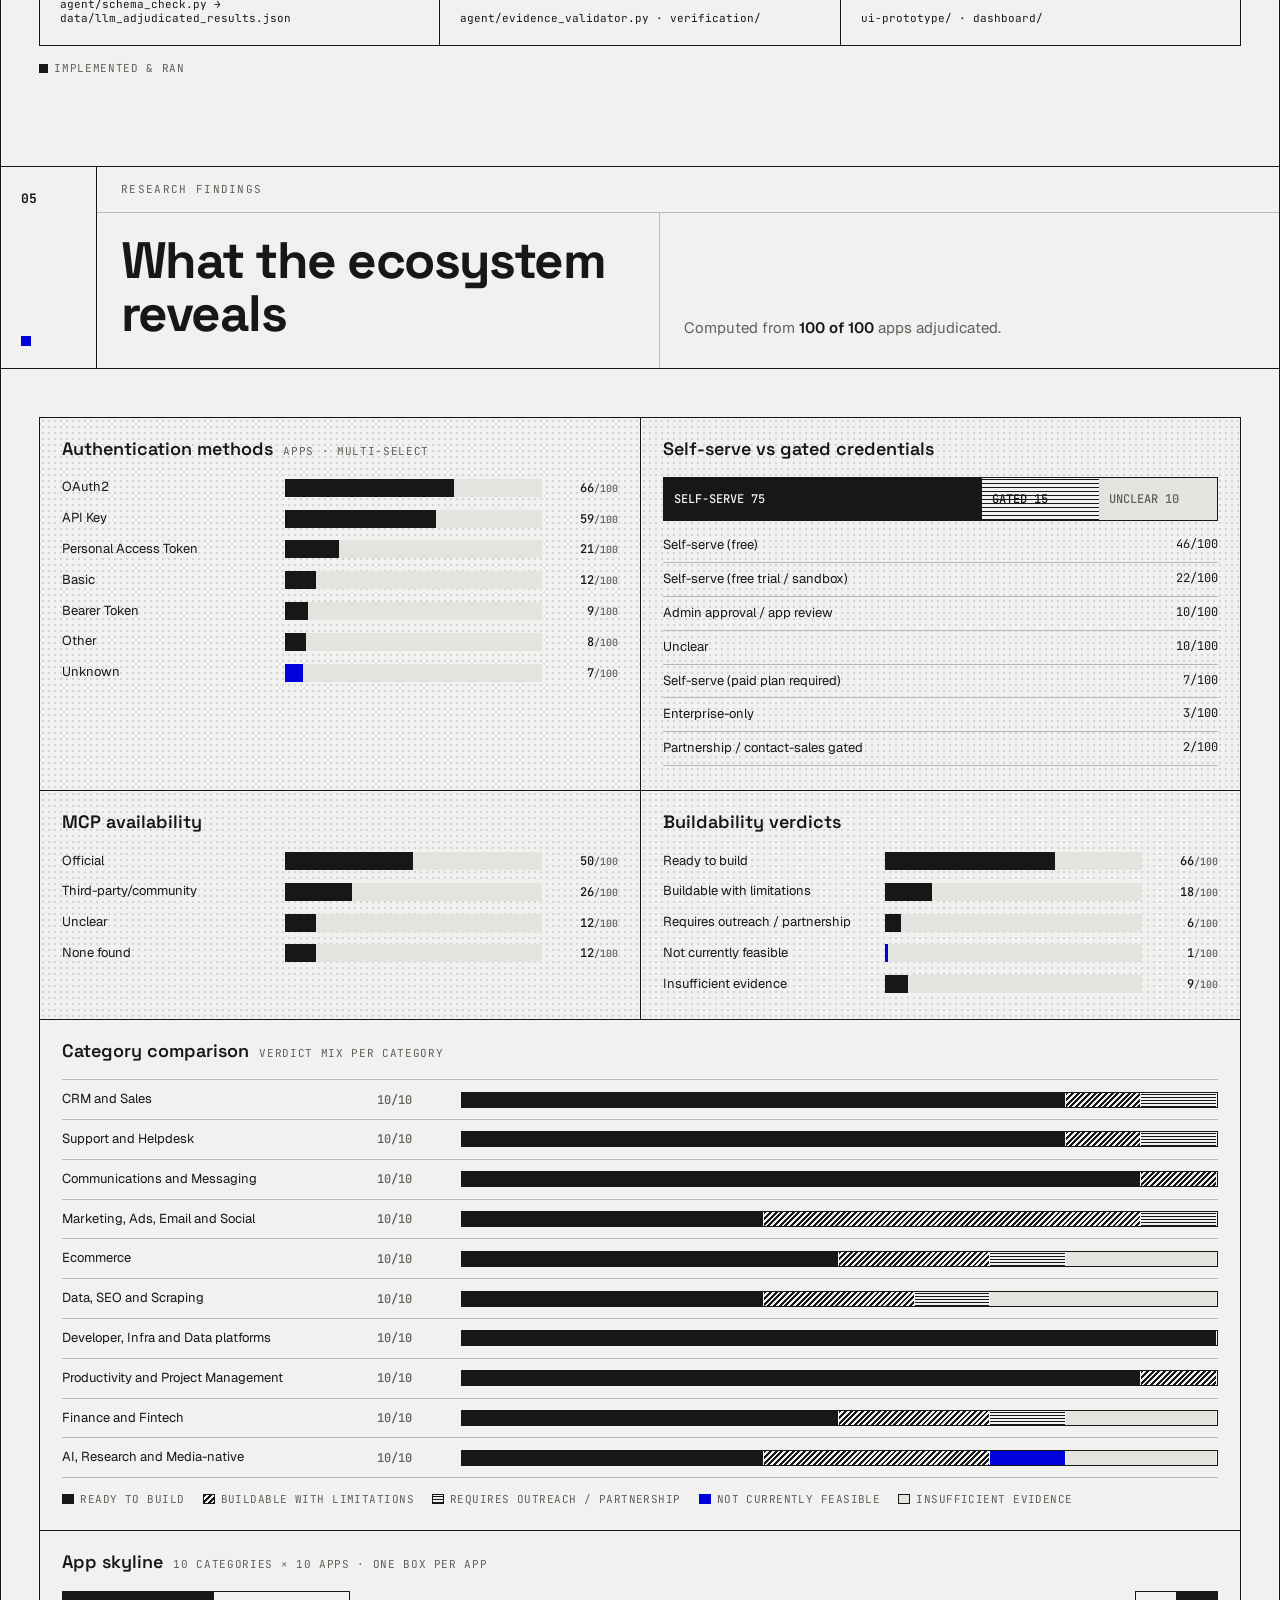
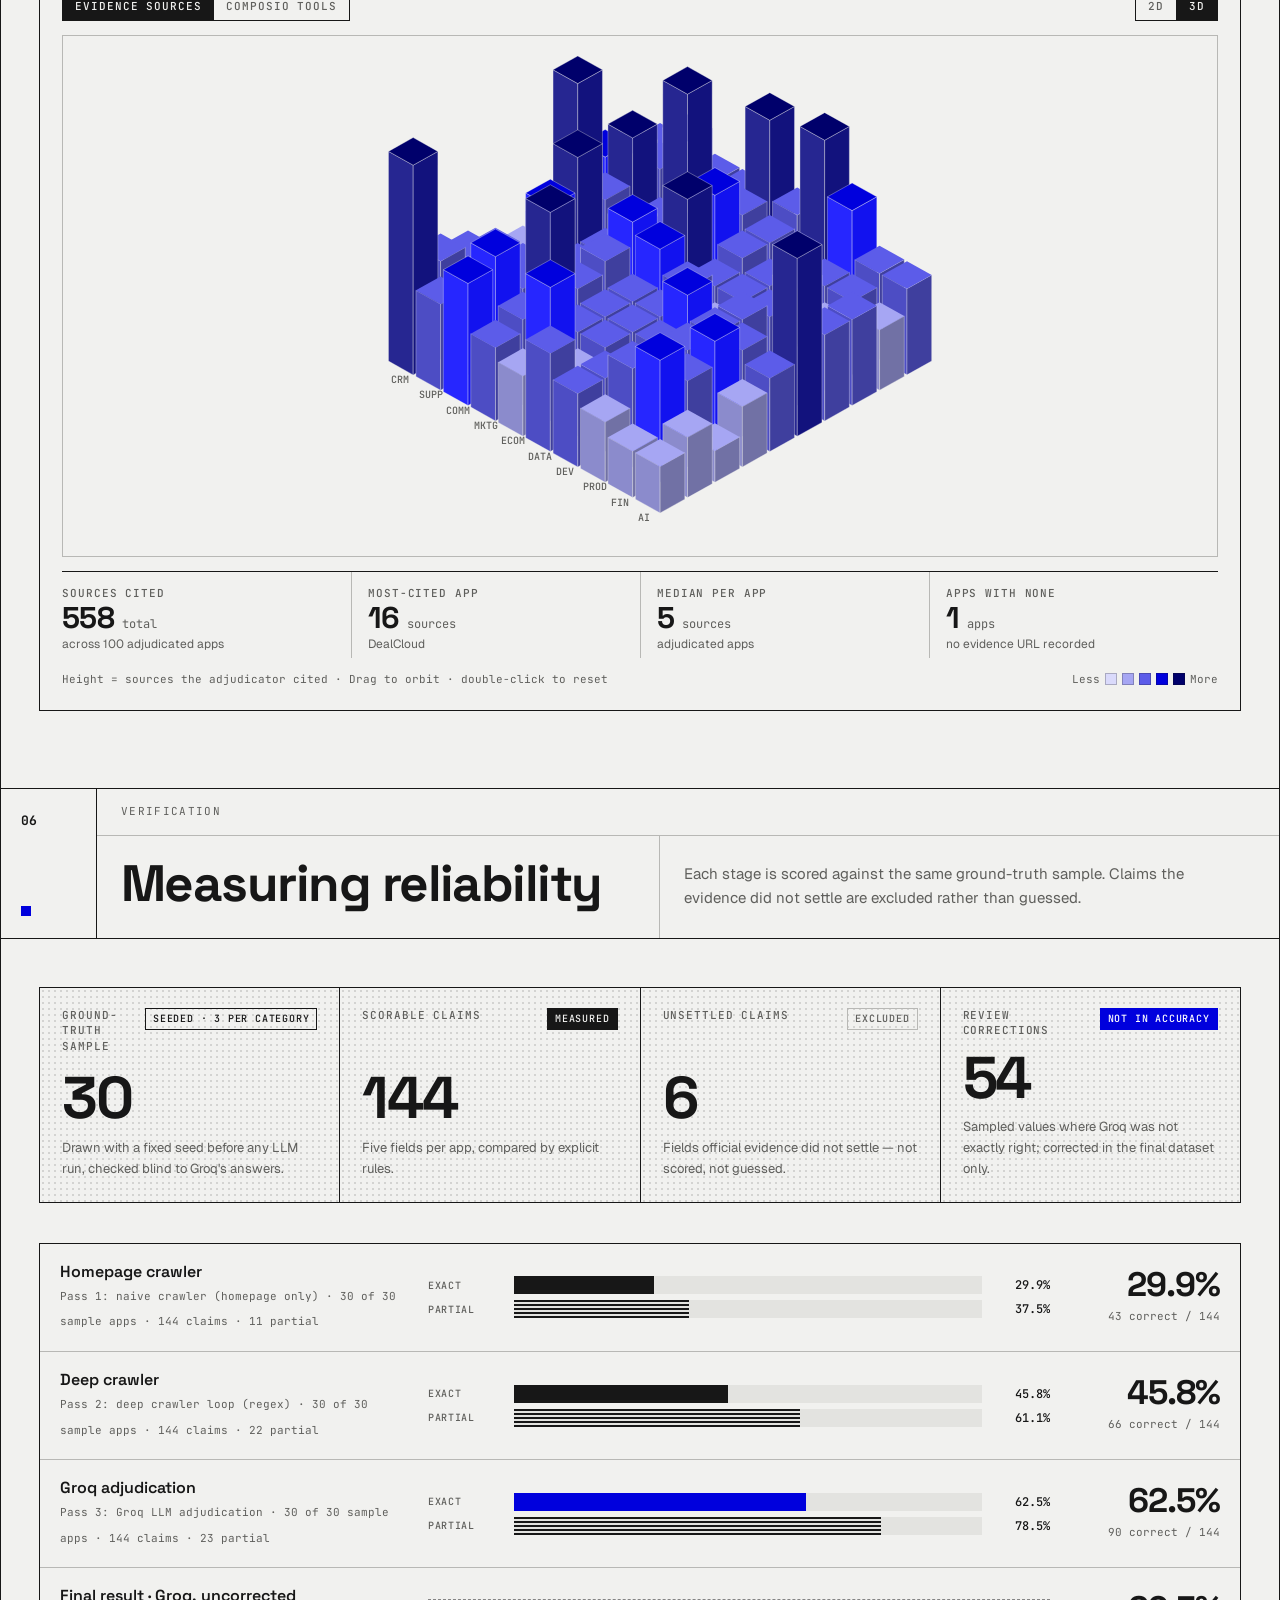
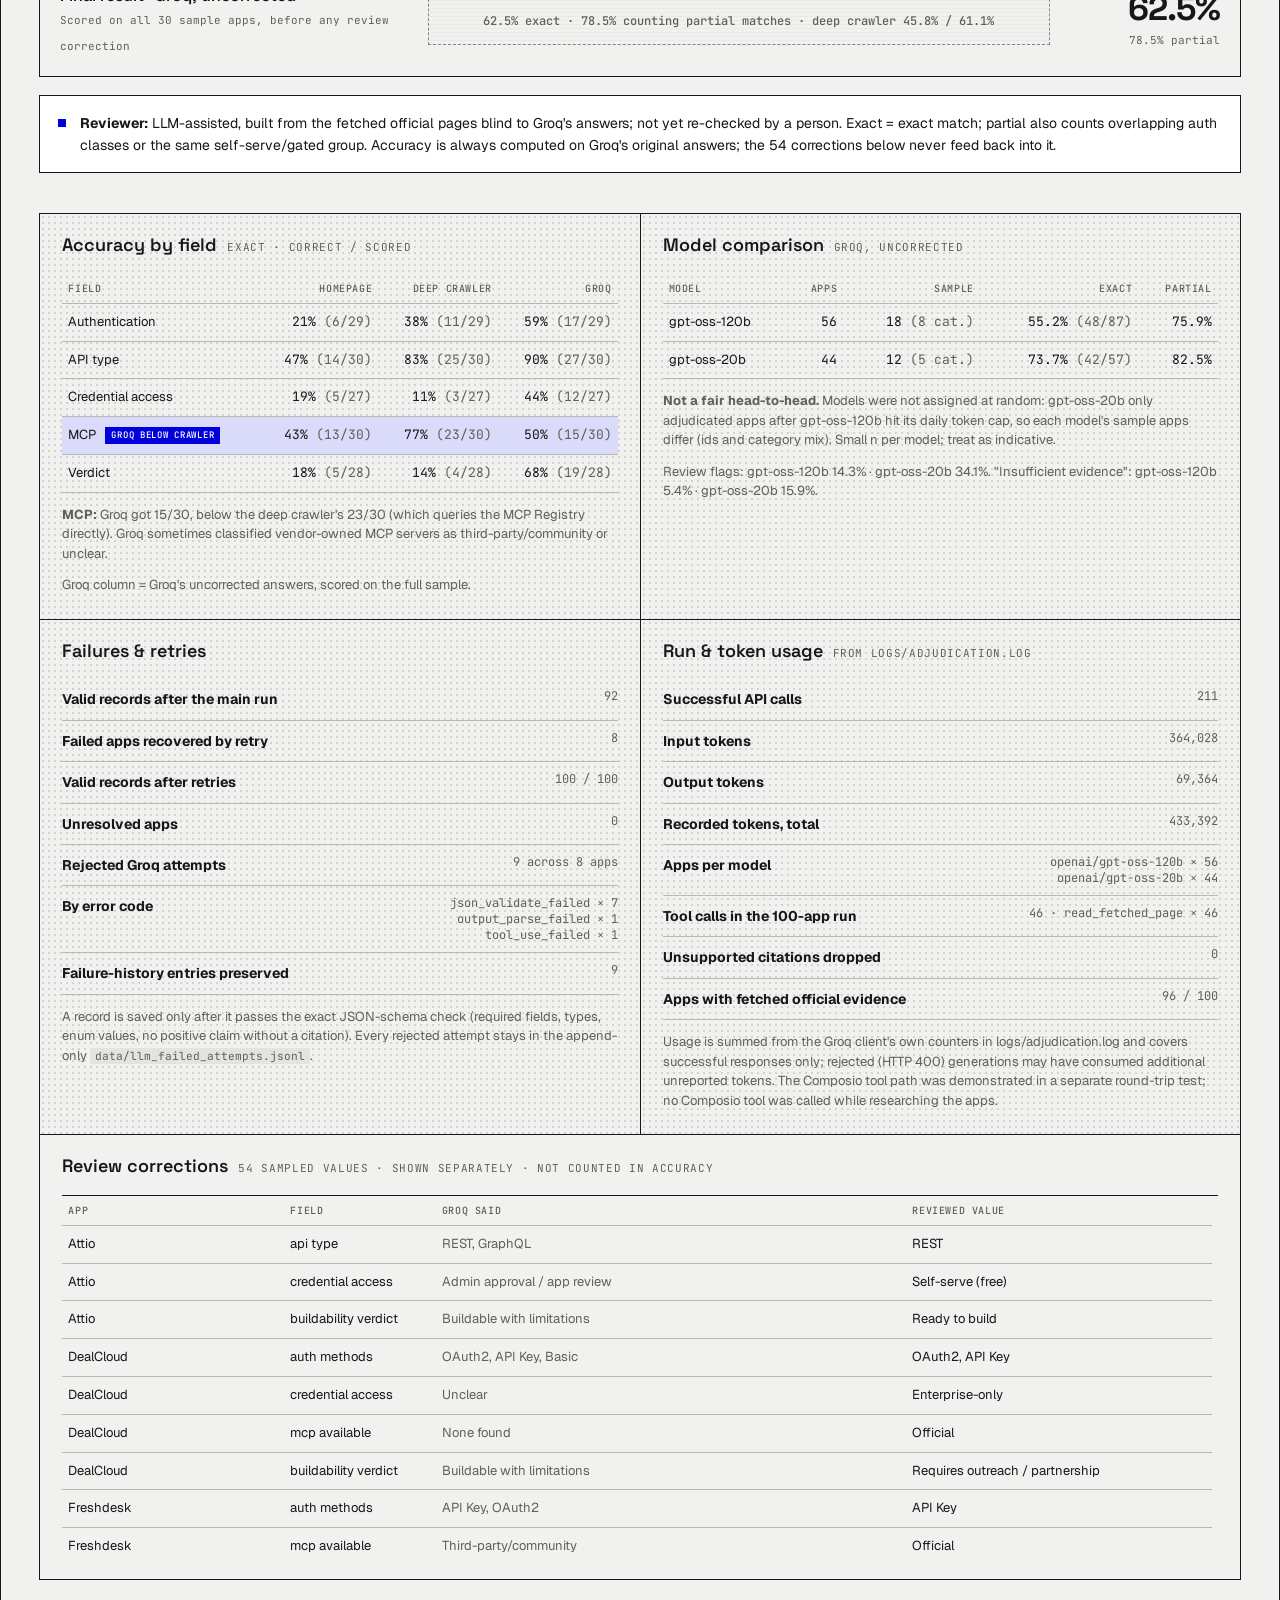
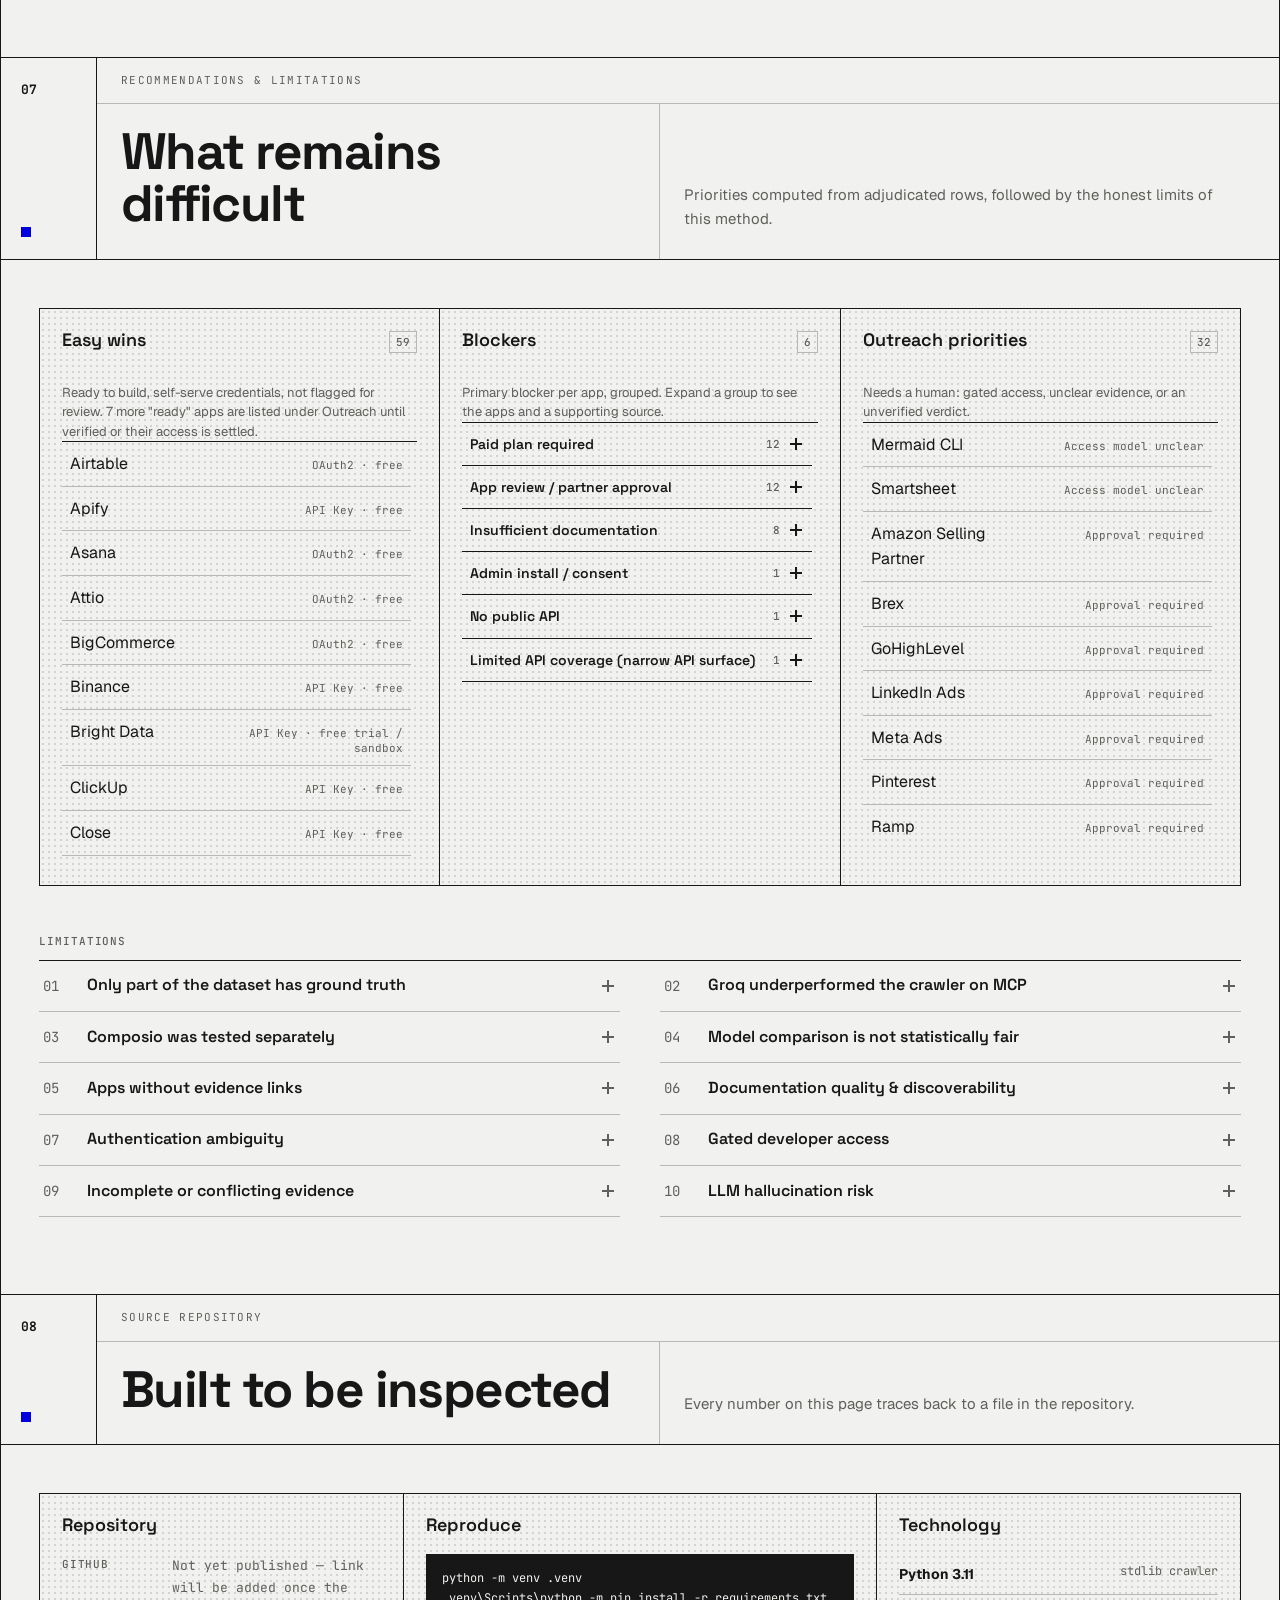
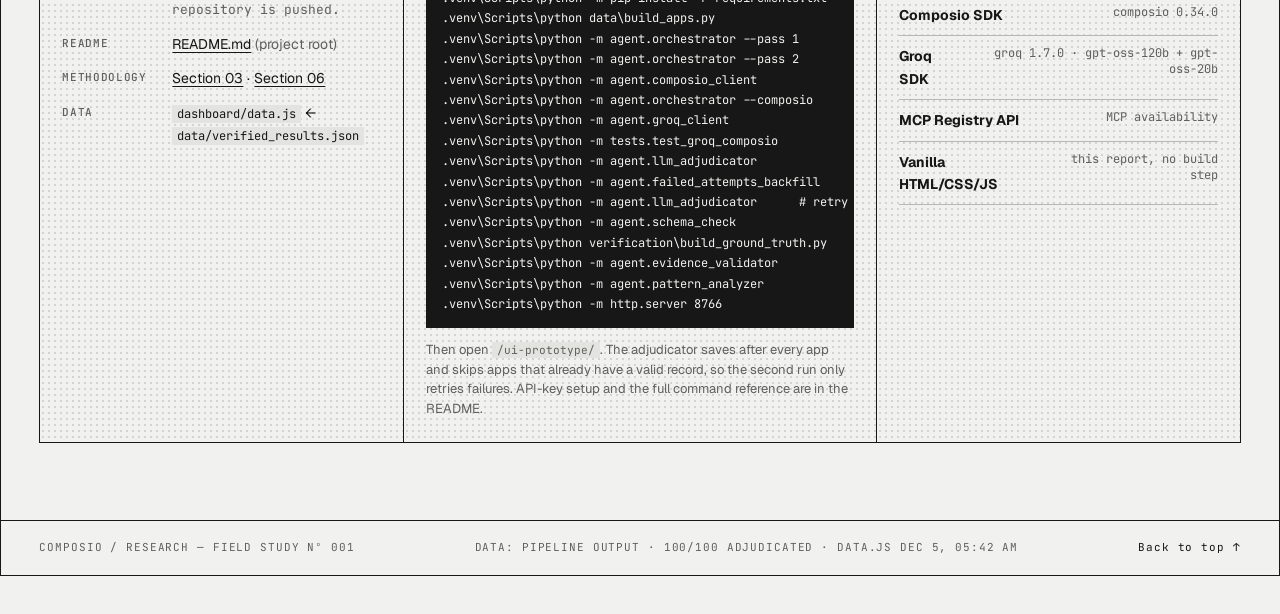
<file: ui-prototype/index.html>
<!doctype html>
<html lang="en">
<head>
<meta charset="utf-8">
<meta name="viewport" content="width=device-width, initial-scale=1">
<title>Mapping the Agent-Ready Ecosystem — Composio Research Field Study Nº 001</title>
<meta name="description" content="A field study of how 100 applications expose their capabilities to AI agents: authentication, credential access, API surface, MCP availability and buildability.">
<link rel="preconnect" href="https://fonts.googleapis.com">
<link rel="preconnect" href="https://fonts.gstatic.com" crossorigin>
<link rel="stylesheet" href="https://fonts.googleapis.com/css2?family=Geist:wght@400;500;600&family=JetBrains+Mono:wght@400;500;700&family=Silkscreen:wght@400;700&family=Space+Grotesk:wght@500;600;700&display=swap">
<link rel="stylesheet" href="styles.css?v=20261125a">
<script>document.documentElement.classList.add("js")</script>
</head>
<body>
<a class="skip" href="#main">Skip to content</a>

<!-- ============ NAV ============ -->
<header class="topbar" id="top">
  <div class="topbar-inner">
    <a class="brand" href="#hero" aria-label="Composio Research — back to start">
      <svg class="brand-mark" viewBox="0 0 1388 616" aria-hidden="true" shape-rendering="crispEdges">
        <rect x="0" y="0" width="1183" height="62"/><rect x="0" y="0" width="62" height="616"/>
        <rect x="0" y="554" width="685" height="62"/><rect x="748" y="554" width="435" height="62"/>
        <rect x="1121" y="0" width="62" height="616"/>
        <rect x="292" y="62" width="62" height="428"/><rect x="292" y="428" width="599" height="62"/>
        <rect x="829" y="398" width="62" height="92"/><rect x="829" y="62" width="62" height="268"/>
        <rect x="136" y="133" width="68" height="62"/><rect x="136" y="423" width="68" height="62"/>
        <rect x="979" y="133" width="68" height="62"/><rect x="979" y="423" width="68" height="62"/>
        <rect x="458" y="146" width="124" height="62"/><rect x="650" y="146" width="76" height="62"/>
        <rect x="458" y="283" width="268" height="62"/>
        <rect x="1183" y="228" width="205" height="62"/><rect x="1326" y="228" width="62" height="331"/>
        <rect x="1183" y="497" width="205" height="62"/><rect x="1273" y="362" width="55" height="62"/>
      </svg>
      <span>COMPOSIO <i>/</i> RESEARCH</span>
    </a>
    <nav class="primary-nav" aria-label="Primary">
      <a href="#overview" data-nav="overview"><span class="nav-txt">Overview</span></a>
      <a href="#methodology" data-nav="methodology"><span class="nav-txt">Methodology</span></a>
      <a href="#ecosystem" data-nav="ecosystem"><span class="nav-txt">Dataset</span></a>
      <a href="#verification" data-nav="verification"><span class="nav-txt">Verification</span></a>
    </nav>
    <span class="topbar-meta">FIELD STUDY / 2026</span>
    <button class="index-btn" id="index-btn" aria-expanded="false" aria-controls="index-panel">
      <span class="index-btn-icon" aria-hidden="true"><i></i><i></i><i></i></span>
      <span>Index</span>
    </button>
  </div>
  <div class="progress" aria-hidden="true"><span id="progress-bar"></span></div>
</header>

<!-- Full section index (desktop + mobile) -->
<div class="index-panel" id="index-panel" hidden>
  <nav aria-label="Section index">
    <p class="label">Contents — 8 sections</p>
    <ol>
      <li><a href="#overview" data-nav="overview"><span>01</span>Overview</a></li>
      <li><a href="#ecosystem" data-nav="ecosystem"><span>02</span>Ecosystem / Dataset</a></li>
      <li><a href="#methodology" data-nav="methodology"><span>03</span>Methodology</a></li>
      <li><a href="#architecture" data-nav="architecture"><span>04</span>Agent Architecture</a></li>
      <li><a href="#findings" data-nav="findings"><span>05</span>Research Findings</a></li>
      <li><a href="#verification" data-nav="verification"><span>06</span>Verification</a></li>
      <li><a href="#recommendations" data-nav="recommendations"><span>07</span>Recommendations</a></li>
      <li><a href="#source" data-nav="source"><span>08</span>Source Repository</a></li>
    </ol>
  </nav>
</div>

<main id="main">

<!-- ============ HERO ============ -->
<section class="hero" id="hero" aria-labelledby="hero-title">
  <div class="hero-grid">
    <div class="hero-copy">
      <div class="hero-meta">
        <span class="mono">AI PRODUCT OPERATIONS / FIELD STUDY Nº 001</span>
        <span class="dot-accent" aria-hidden="true"></span>
      </div>
      <div class="hero-body">
        <h1 id="hero-title" class="pixel-title">
          <span class="line">Mapping the</span>
          <span class="line">Agent-ready</span>
          <span class="line">Ecosystem.</span>
        </h1>
        <p class="hero-lede">An investigation into how 100 applications<br class="br-wide"> expose their capabilities to AI agents.</p>
        <div class="hero-tabs">
          <div class="hero-tags" role="tablist" aria-label="Research dimensions">
            <button type="button" role="tab" id="ht-auth" data-dim="auth" aria-selected="true" aria-controls="ht-panel">Auth</button><button type="button" role="tab" id="ht-api" data-dim="api" aria-selected="false" aria-controls="ht-panel" tabindex="-1">API</button><button type="button" role="tab" id="ht-mcp" data-dim="mcp" aria-selected="false" aria-controls="ht-panel" tabindex="-1">MCP</button><button type="button" role="tab" id="ht-build" data-dim="build" aria-selected="false" aria-controls="ht-panel" tabindex="-1">Buildability</button>
          </div>
          <div class="hero-readout" id="ht-panel" role="tabpanel" aria-labelledby="ht-auth" aria-live="polite"><p class="placeholder">Loading research data…</p></div>
        </div>
        <div class="hero-cta">
          <a class="cta" href="#overview">Explore the research <span aria-hidden="true">↓</span></a>
          <a class="cta-link" href="#methodology">How it works <span aria-hidden="true">→</span></a>
        </div>
      </div>
    </div>

    <figure class="hero-figure" aria-labelledby="fig-caption">
      <span class="corner tl mono">FIG. 01</span>
      <span class="corner tr mono" id="fig-count">— NODES</span>
      <span class="corner bl mono">ECOSYSTEM SPHERE / PROCEDURAL</span>
      <span class="corner br mono"><span class="dot-accent" aria-hidden="true"></span> LENS</span>
      <canvas id="hero-canvas" role="img" aria-label="Procedural illustration: a dotted sphere surrounded by orbital rings and application nodes, rendered through horizontal scanlines. Filled nodes are adjudicated apps, hollow nodes are pending, blue nodes are flagged for human review."></canvas>
      <figcaption id="fig-caption" class="fig-legend mono">
        <span><i class="lg lg-fill"></i>Adjudicated</span>
        <span><i class="lg lg-hollow"></i>Pending</span>
        <span><i class="lg lg-accent"></i>Flagged for review</span>
      </figcaption>
    </figure>
  </div>

  <div class="hero-strip" id="hero-strip" aria-label="Study status">
    <div class="strip-cell"><span class="label">Apps researched</span><b data-k="done">—</b><span class="chip" data-k="done-chip">Loading</span></div>
    <div class="strip-cell"><span class="label">Valid records</span><b data-k="valid">—</b><span class="chip chip-ghost" data-k="valid-chip">—</span></div>
    <div class="strip-cell"><span class="label">Ground-truth sample</span><b data-k="sample">—</b><span class="chip chip-ghost" data-k="sample-chip">—</span></div>
    <div class="strip-cell"><span class="label">Groq exact accuracy</span><b data-k="acc">—</b><span class="chip chip-accent" data-k="acc-chip">—</span></div>
  </div>
</section>

<div class="data-banner" id="data-banner" role="status" hidden></div>

<!-- ============ 01 OVERVIEW ============ -->
<section class="sec" id="overview" aria-labelledby="t-overview">
  <header class="sec-head">
    <span class="sec-num mono">01</span>
    <span class="sec-label mono">Overview</span>
    <h2 id="t-overview">The research at a glance</h2>
    <p class="sec-intro">The research run is complete. Every figure below is computed in the browser from the final pipeline output: every app researched, every record schema-checked, and accuracy measured on a separately built ground-truth sample.</p>
  </header>
  <div class="metric-grid" id="metrics"></div>
  <div class="dims">
    <h3 class="mono label">What is investigated for every application</h3>
    <ol class="dim-list">
      <li><b>Authentication</b><span>Which auth schemes the official docs describe — OAuth2, API key, token, basic.</span></li>
      <li><b>Credential access</b><span>Whether a developer can self-serve credentials or needs approval, a paid plan or a partnership.</span></li>
      <li><b>API surface</b><span>Whether a documented public API exists, and its type (REST, GraphQL…).</span></li>
      <li><b>MCP availability</b><span>Official, community or no MCP server found in the official MCP Registry.</span></li>
      <li><b>Buildability</b><span>A verdict on whether an agent toolkit can realistically be built, and the main blocker.</span></li>
    </ol>
  </div>
</section>

<!-- ============ 02 ECOSYSTEM ============ -->
<section class="sec" id="ecosystem" aria-labelledby="t-eco">
  <header class="sec-head">
    <span class="sec-num mono">02</span>
    <span class="sec-label mono">Ecosystem / Dataset</span>
    <h2 id="t-eco">The application landscape</h2>
    <p class="sec-intro">Search, filter and sort the directory. Open <b>Evidence</b> on any row to see the cited sources and whether the agent actually fetched each page. Fields the evidence did not settle show as <i>Unknown</i> — never as a positive result.</p>
  </header>

  <div class="dir-controls" role="search">
    <label class="field field-search">
      <span class="label">Search</span>
      <input type="search" id="q" placeholder="App, category, auth, blocker…" autocomplete="off">
    </label>
    <label class="field"><span class="label">Category</span><select id="f-cat"><option value="">All</option></select></label>
    <label class="field"><span class="label">Auth</span><select id="f-auth"><option value="">All</option></select></label>
    <label class="field"><span class="label">MCP</span><select id="f-mcp"><option value="">All</option></select></label>
    <label class="field"><span class="label">Buildability</span><select id="f-build"><option value="">All</option></select></label>
    <label class="field"><span class="label">Sort</span>
      <select id="f-sort">
        <option value="id:asc">Study order</option>
        <option value="name:asc">Name A–Z</option>
        <option value="name:desc">Name Z–A</option>
        <option value="category:asc">Category</option>
        <option value="buildability:asc">Buildability</option>
        <option value="evidence:desc">Most evidence</option>
      </select>
    </label>
  </div>
  <div class="dir-meta">
    <p id="dir-count" class="mono" aria-live="polite">—</p>
    <button class="btn-text" id="dir-reset" type="button">Reset filters</button>
  </div>

  <div class="table-wrap">
    <table class="dir" id="dir">
      <caption class="sr-only">Application directory</caption>
      <thead>
        <tr>
          <th scope="col"><button class="th-sort" data-sort="name">Application</button></th>
          <th scope="col"><button class="th-sort" data-sort="category">Category</button></th>
          <th scope="col"><button class="th-sort" data-sort="auth">Authentication</button></th>
          <th scope="col"><button class="th-sort" data-sort="access">Credential access</button></th>
          <th scope="col"><button class="th-sort" data-sort="mcp">MCP</button></th>
          <th scope="col"><button class="th-sort" data-sort="buildability">Buildability</button></th>
          <th scope="col"><button class="th-sort" data-sort="evidence">Evidence</button></th>
        </tr>
      </thead>
      <tbody id="dir-body">
        <tr><td colspan="7" class="empty">Loading research data…</td></tr>
      </tbody>
    </table>
  </div>
  <div class="dir-more-wrap" id="dir-more-wrap" hidden>
    <button class="dir-more" id="dir-more" type="button" aria-expanded="false" aria-controls="dir-body"><span id="dir-more-label">Show all apps</span><span class="dm-x" aria-hidden="true"></span></button>
  </div>
</section>

<!-- ============ 03 METHODOLOGY ============ -->
<section class="sec" id="methodology" aria-labelledby="t-method">
  <header class="sec-head">
    <span class="sec-num mono">03</span>
    <span class="sec-label mono">Methodology</span>
    <h2 id="t-method">How the research was conducted</h2>
    <p class="sec-intro">Seven completed stages, from the app dataset to this report. Each status line is read from the final pipeline output, not asserted.</p>
  </header>
  <ol class="pipeline" id="pipeline"></ol>
</section>

<!-- ============ 04 ARCHITECTURE ============ -->
<section class="sec" id="architecture" aria-labelledby="t-arch">
  <header class="sec-head">
    <span class="sec-num mono">04</span>
    <span class="sec-label mono">Agent Architecture</span>
    <h2 id="t-arch">Inside the research pipeline</h2>
    <p class="sec-intro">Only one stage reasons: the Groq adjudicator. The crawler is deterministic; Composio was integrated and demonstrated separately; the validator checks every citation and schema.</p>
  </header>
  <div class="arch" id="arch"></div>
  <p class="legend-line mono">
    <span data-st="done"><i class="st st-done"></i>Implemented &amp; ran</span>
    <span data-st="run"><i class="st st-run"></i>In progress</span>
    <span data-st="pend"><i class="st st-pend"></i>Pending / partial</span>
  </p>
</section>

<!-- ============ 05 FINDINGS ============ -->
<section class="sec" id="findings" aria-labelledby="t-find">
  <header class="sec-head">
    <span class="sec-num mono">05</span>
    <span class="sec-label mono">Research Findings</span>
    <h2 id="t-find">What the ecosystem reveals</h2>
    <p class="sec-intro" id="find-intro">Distributions are computed only from adjudicated apps.</p>
  </header>
  <div class="find-grid">
    <article class="panel" aria-labelledby="h-auth"><h3 id="h-auth">Authentication methods <span class="muted">apps · multi-select</span></h3><div class="bars" id="c-auth"></div></article>
    <article class="panel" aria-labelledby="h-access"><h3 id="h-access">Self-serve vs gated credentials</h3><div id="c-access"></div></article>
    <article class="panel" aria-labelledby="h-mcp"><h3 id="h-mcp">MCP availability</h3><div class="bars" id="c-mcp"></div></article>
    <article class="panel" aria-labelledby="h-build"><h3 id="h-build">Buildability verdicts</h3><div class="bars" id="c-build"></div></article>
    <article class="panel panel-wide" aria-labelledby="h-cat"><h3 id="h-cat">Category comparison <span class="muted">verdict mix per category</span></h3><div id="c-cat"></div></article>
    <article class="panel panel-wide" aria-labelledby="h-sky">
      <h3 id="h-sky">App skyline <span class="muted">10 categories × 10 apps · one box per app</span></h3>
      <div id="skyline"></div>
    </article>
  </div>
</section>

<!-- ============ 06 VERIFICATION ============ -->
<section class="sec" id="verification" aria-labelledby="t-ver">
  <header class="sec-head">
    <span class="sec-num mono">06</span>
    <span class="sec-label mono">Verification</span>
    <h2 id="t-ver">Measuring reliability</h2>
    <p class="sec-intro">Each stage is scored against the same ground-truth sample. Claims the evidence did not settle are excluded rather than guessed.</p>
  </header>
  <div id="ver"></div>
</section>

<!-- ============ 07 RECOMMENDATIONS ============ -->
<section class="sec" id="recommendations" aria-labelledby="t-rec">
  <header class="sec-head">
    <span class="sec-num mono">07</span>
    <span class="sec-label mono">Recommendations &amp; Limitations</span>
    <h2 id="t-rec">What remains difficult</h2>
    <p class="sec-intro">Priorities computed from adjudicated rows, followed by the honest limits of this method.</p>
  </header>
  <div class="rec-grid" id="recs" aria-live="off"></div>
  <div class="rec-detail" id="rec-detail" role="region" aria-labelledby="rec-detail-title" hidden></div>
  <h3 class="mono label sub-label">Limitations</h3>
  <div class="limits" id="limits">
    <details class="lim" data-lim="human">
      <summary><span class="lim-n mono">01</span><b>Only part of the dataset has ground truth</b><span class="lim-x" aria-hidden="true"></span></summary>
      <div class="lim-body"><p>Ground truth covers a seeded sample only. The remaining apps carry Groq-generated findings with no independent check, so treat their values with the measured error rate in mind. The ground truth itself was prepared with LLM assistance and has not yet been re-checked by a person.</p><p class="lim-data mono" data-lim-data="human"></p></div>
    </details>
    <details class="lim" data-lim="mcp">
      <summary><span class="lim-n mono">02</span><b>Groq underperformed the crawler on MCP</b><span class="lim-x" aria-hidden="true"></span></summary>
      <div class="lim-body"><p>The deep crawler queries the official MCP Registry directly; Groq sometimes classified vendor-owned MCP servers as third-party/community or unclear. The registry itself is young, so "None found" is not "none exists". Treat MCP counts as indicative.</p><p class="lim-data mono" data-lim-data="mcp"></p></div>
    </details>
    <details class="lim" data-lim="composio">
      <summary><span class="lim-n mono">03</span><b>Composio was tested separately</b><span class="lim-x" aria-hidden="true"></span></summary>
      <div class="lim-body"><p>The Groq → Composio tool path was demonstrated in a dedicated round-trip test. It was not used to investigate the 100 apps: in the research run Groq only re-read pages the crawler had already fetched. Composio's catalog served as secondary evidence.</p><p class="lim-data mono" data-lim-data="composio"></p></div>
    </details>
    <details class="lim" data-lim="models">
      <summary><span class="lim-n mono">04</span><b>Model comparison is not statistically fair</b><span class="lim-x" aria-hidden="true"></span></summary>
      <div class="lim-body"><p>The fallback model only took over when the primary model hit its free daily token cap, so the two models adjudicated different apps with different category mixes, and only a handful of sample apps each. The gap does not show which model is more accurate.</p><p class="lim-data mono" data-lim-data="models"></p></div>
    </details>
    <details class="lim" data-lim="noevidence">
      <summary><span class="lim-n mono">05</span><b>Apps without evidence links</b><span class="lim-x" aria-hidden="true"></span></summary>
      <div class="lim-body"><p>Where no official API documentation was found, the record says so explicitly (insufficient evidence, unclear access) instead of citing something weak. Those apps carry no Groq citation; any link shown comes from the reviewer's check.</p><p class="lim-data mono" data-lim-data="noevidence"></p></div>
    </details>
    <details class="lim" data-lim="docs">
      <summary><span class="lim-n mono">06</span><b>Documentation quality &amp; discoverability</b><span class="lim-x" aria-hidden="true"></span></summary>
      <div class="lim-body"><p>Auth and access details are scattered across API references, help centres and pricing pages; some vendors render docs only with JavaScript.</p><p class="lim-data mono" data-lim-data="docs"></p></div>
    </details>
    <details class="lim" data-lim="auth">
      <summary><span class="lim-n mono">07</span><b>Authentication ambiguity</b><span class="lim-x" aria-hidden="true"></span></summary>
      <div class="lim-body"><p>"API key", "personal access token" and "bearer token" are often the same thing under different names, so auth is scored as coarse classes.</p><p class="lim-data mono" data-lim-data="auth"></p></div>
    </details>
    <details class="lim" data-lim="gated">
      <summary><span class="lim-n mono">08</span><b>Gated developer access</b><span class="lim-x" aria-hidden="true"></span></summary>
      <div class="lim-body"><p>Credential access lives in partner and pricing pages, not API references — it is the hardest field to settle.</p><p class="lim-data mono" data-lim-data="gated"></p></div>
    </details>
    <details class="lim" data-lim="evidence">
      <summary><span class="lim-n mono">09</span><b>Incomplete or conflicting evidence</b><span class="lim-x" aria-hidden="true"></span></summary>
      <div class="lim-body"><p>Where official pages disagree or are silent, the field stays <i>Unclear</i> or the app is marked <i>Insufficient evidence</i> — never upgraded to a positive claim.</p><p class="lim-data mono" data-lim-data="evidence"></p></div>
    </details>
    <details class="lim" data-lim="llm">
      <summary><span class="lim-n mono">10</span><b>LLM hallucination risk</b><span class="lim-x" aria-hidden="true"></span></summary>
      <div class="lim-body"><p>Every Groq citation is checked against the pages actually fetched; uncited or unfetched claims are dropped or flagged, not trusted. Rejected generations failed the schema check and were retried, never saved.</p><p class="lim-data mono" data-lim-data="llm"></p></div>
    </details>
  </div>
</section>

<!-- ============ 08 SOURCE ============ -->
<section class="sec" id="source" aria-labelledby="t-src">
  <header class="sec-head">
    <span class="sec-num mono">08</span>
    <span class="sec-label mono">Source Repository</span>
    <h2 id="t-src">Built to be inspected</h2>
    <p class="sec-intro">Every number on this page traces back to a file in the repository.</p>
  </header>
  <div class="src-grid">
    <div class="panel">
      <h3>Repository</h3>
      <dl class="kv">
        <dt>GitHub</dt><dd><span class="placeholder">Not yet published — link will be added once the repository is pushed.</span></dd>
        <dt>README</dt><dd><a href="https://github.com/JenzUwU/Composio-ecosystem-research-agent#readme" target="_blank" rel="noopener noreferrer">README.md</a> <span class="muted">(project root)</span></dd>
        <dt>Methodology</dt><dd><a href="#methodology">Section 03</a> · <a href="#verification">Section 06</a></dd>
        <dt>Data</dt><dd><code>dashboard/data.js</code> ← <code>data/verified_results.json</code></dd>
      </dl>
    </div>
    <div class="panel">
      <h3>Reproduce</h3>
      <pre class="code" tabindex="0"><code>python -m venv .venv
.venv\Scripts\python -m pip install -r requirements.txt
.venv\Scripts\python data\build_apps.py
.venv\Scripts\python -m agent.orchestrator --pass 1
.venv\Scripts\python -m agent.orchestrator --pass 2
.venv\Scripts\python -m agent.composio_client
.venv\Scripts\python -m agent.orchestrator --composio
.venv\Scripts\python -m agent.groq_client
.venv\Scripts\python -m tests.test_groq_composio
.venv\Scripts\python -m agent.llm_adjudicator
.venv\Scripts\python -m agent.failed_attempts_backfill
.venv\Scripts\python -m agent.llm_adjudicator      # retry pass: only apps without a valid record
.venv\Scripts\python -m agent.schema_check
.venv\Scripts\python verification\build_ground_truth.py
.venv\Scripts\python -m agent.evidence_validator
.venv\Scripts\python -m agent.pattern_analyzer
.venv\Scripts\python -m http.server 8766</code></pre>
      <p class="muted small">Then open <code>/ui-prototype/</code>. The adjudicator saves after every app and skips apps that already have a valid record, so the second run only retries failures. API-key setup and the full command reference are in the README.</p>
    </div>
    <div class="panel">
      <h3>Technology</h3>
      <ul class="stack">
        <li><b>Python 3.11</b><span>stdlib crawler</span></li>
        <li><b>Composio SDK</b><span id="sdk-composio">—</span></li>
        <li><b>Groq SDK</b><span id="sdk-groq">—</span></li>
        <li><b>MCP Registry API</b><span>MCP availability</span></li>
        <li><b>Vanilla HTML/CSS/JS</b><span>this report, no build step</span></li>
      </ul>
    </div>
  </div>
</section>

</main>

<footer class="foot">
  <span class="mono">COMPOSIO / RESEARCH — FIELD STUDY Nº 001</span>
  <span class="mono" id="foot-source">—</span>
  <a class="mono" href="#hero">Back to top ↑</a>
</footer>

<button class="to-top" id="to-top" type="button" aria-label="Back to top" hidden>↑</button>

<!-- Real pipeline output (read-only). If missing, app.js falls back to data/sample-data.json -->
<script src="/dashboard/data.js" onerror="window.__DATA_JS_MISSING=true">
</script>
<script src="hero.js?v=20261125a"></script>
<script src="skyline.js?v=20261125a"></script>
<script src="app.js?v=20261125a"></script>
<script src="glyph-bg.js?v=20261125a"></script>
</body>
</html>
</file>
<file: dashboard/styles.css>
:root {
  --page: #f9f9f7; --surface: #fcfcfb; --card: #ffffff;
  --ink: #0b0b0b; --ink-2: #52514e; --ink-3: #7a7974;
  --grid: #e1e0d9; --axis: #c3c2b7; --ring: rgba(11,11,11,0.10);
  --accent: #2a78d6; --accent-soft: #e8f1fc;
  --good: #0ca30c; --warn: #fab219; --serious: #ec835a; --critical: #d03b3b; --none: #b9b8b0;
  --s1: #2a78d6; --s2: #eb6834; --s3: #1baf7a;
  --radius: 10px;
  --mono: ui-monospace, "SF Mono", "Cascadia Code", Consolas, monospace;
  --sans: "Inter", ui-sans-serif, system-ui, -apple-system, "Segoe UI", Roboto, sans-serif;
}
* { box-sizing: border-box; }
html { scroll-behavior: smooth; }
body { margin: 0; background: var(--page); color: var(--ink); font: 15px/1.55 var(--sans); -webkit-font-smoothing: antialiased; }
a { color: var(--accent); text-decoration: none; }
a:hover { text-decoration: underline; }
code, .mono { font-family: var(--mono); font-size: 0.86em; }

/* nav */
.nav { position: sticky; top: 0; z-index: 20; background: rgba(249,249,247,0.92); backdrop-filter: blur(8px); border-bottom: 1px solid var(--ring); }
.nav-inner { max-width: 1180px; margin: 0 auto; padding: 10px 24px; display: flex; gap: 18px; align-items: center; overflow-x: auto; white-space: nowrap; }
.nav .brand { font-weight: 650; margin-right: 8px; }
.nav a { color: var(--ink-2); font-size: 13px; }
.nav a:hover { color: var(--ink); text-decoration: none; }

.wrap { max-width: 1180px; margin: 0 auto; padding: 0 24px; }
section { padding: 56px 0 8px; }
.eyebrow { font: 600 12px/1 var(--mono); letter-spacing: .08em; color: var(--accent); text-transform: uppercase; margin-bottom: 10px; }
h1 { font-size: clamp(32px, 4.6vw, 52px); line-height: 1.06; letter-spacing: -0.025em; margin: 0 0 14px; font-weight: 700; }
h2 { font-size: 26px; letter-spacing: -0.015em; margin: 0 0 6px; }
h3 { font-size: 16px; margin: 0 0 10px; }
.lede { font-size: 18px; color: var(--ink-2); max-width: 780px; margin: 0 0 24px; }
.sub { color: var(--ink-2); margin: 0 0 22px; max-width: 820px; }
.small { font-size: 13px; color: var(--ink-2); }
.muted { color: var(--ink-3); }

.hero { padding-top: 48px; }
.headline { background: var(--card); border: 1px solid var(--ring); border-left: 4px solid var(--accent); border-radius: var(--radius); padding: 18px 22px; margin: 0 0 22px; font-size: 17px; max-width: 980px; }
.headline b { font-weight: 650; }

.grid { display: grid; gap: 14px; }
.g4 { grid-template-columns: repeat(4, minmax(0, 1fr)); }
.g3 { grid-template-columns: repeat(3, minmax(0, 1fr)); }
.g2 { grid-template-columns: repeat(2, minmax(0, 1fr)); }
@media (max-width: 900px) { .g4 { grid-template-columns: repeat(2, 1fr); } .g3, .g2 { grid-template-columns: 1fr; } }

.card { background: var(--card); border: 1px solid var(--ring); border-radius: var(--radius); padding: 18px 20px; min-width: 0; }
.stat .num { font-size: 34px; font-weight: 700; letter-spacing: -0.02em; line-height: 1.1; }
.stat .lbl { color: var(--ink-2); font-size: 13px; margin-top: 4px; }
.insight .k { font: 600 11px/1 var(--mono); letter-spacing: .07em; text-transform: uppercase; color: var(--ink-3); margin-bottom: 8px; }
.insight .t { font-size: 15.5px; font-weight: 600; margin-bottom: 6px; line-height: 1.35; }
.insight .d { color: var(--ink-2); font-size: 14px; }

/* charts */
.chart svg { display: block; width: 100%; height: auto; overflow: visible; }
.chart text { font: 12px var(--sans); fill: var(--ink-2); }
.chart .val { fill: var(--ink); font-weight: 600; }
.legend { display: flex; flex-wrap: wrap; gap: 6px 16px; font-size: 12.5px; color: var(--ink-2); margin: 8px 0 4px; }
.legend i { display: inline-block; width: 10px; height: 10px; border-radius: 3px; margin-right: 6px; vertical-align: -1px; }
.tip { position: fixed; pointer-events: none; z-index: 50; background: #0b0b0b; color: #f0efec; font-size: 12.5px; padding: 8px 10px; border-radius: 7px; max-width: 320px; box-shadow: 0 6px 20px rgba(0,0,0,.18); opacity: 0; transition: opacity .08s; }
.tip b { color: #fff; }

/* table */
.controls { display: flex; flex-wrap: wrap; gap: 8px; margin-bottom: 12px; align-items: center; }
.controls input, .controls select { font: inherit; font-size: 13.5px; padding: 8px 10px; border: 1px solid var(--axis); border-radius: 8px; background: var(--card); color: var(--ink); }
.controls input { min-width: 220px; flex: 1; }
.count { font-size: 13px; color: var(--ink-2); margin-left: auto; }
.tablewrap { overflow: auto; max-height: 640px; border: 1px solid var(--ring); border-radius: var(--radius); background: var(--card); }
table { border-collapse: collapse; width: 100%; font-size: 13px; }
th { position: sticky; top: 0; background: #f3f3f0; text-align: left; font-weight: 600; padding: 9px 10px; border-bottom: 1px solid var(--grid); white-space: nowrap; cursor: pointer; user-select: none; }
td { padding: 9px 10px; border-bottom: 1px solid var(--grid); vertical-align: top; }
tr.row:hover td { background: #fafaf6; }
tr.detail td { background: #fbfbf8; }
.app { font-weight: 600; }
.cat { color: var(--ink-3); font-size: 12px; }
.pill { display: inline-block; padding: 2px 8px; border-radius: 999px; font-size: 11.5px; border: 1px solid var(--ring); background: #f4f4f1; margin: 1px 3px 1px 0; white-space: nowrap; }
.v { display: inline-flex; align-items: center; gap: 6px; white-space: nowrap; font-size: 12.5px; }
.v i { width: 9px; height: 9px; border-radius: 50%; display: inline-block; }
.flag { font-size: 11px; color: #8a5a00; background: #fff4d6; border-radius: 4px; padding: 1px 6px; margin-left: 4px; }
.evbtn { font: inherit; font-size: 12px; border: 1px solid var(--axis); background: var(--card); border-radius: 6px; padding: 3px 8px; cursor: pointer; }
.ev { margin: 4px 0; font-size: 12.5px; }
.ev .st { font-size: 11px; padding: 1px 6px; border-radius: 4px; background: #e9f6e9; color: #135c13; margin-right: 6px; }
.ev .st.cited { background: #eef1f6; color: #3a4a66; }
.ev .st.fail { background: #fde9e9; color: #8b1f1f; }

/* matrix */
.matrix { display: grid; grid-template-columns: 170px repeat(5, minmax(0, 1fr)); gap: 6px; font-size: 12.5px; }
.matrix .h { font-weight: 600; font-size: 12px; color: var(--ink-2); padding: 4px 2px; }
.matrix .rowh { font-weight: 600; font-size: 12.5px; padding-top: 6px; }
.matrix .cell { background: var(--surface); border: 1px solid var(--ring); border-radius: 8px; padding: 6px; min-height: 40px; display: flex; flex-wrap: wrap; gap: 4px; align-content: flex-start; }
.chip { font-size: 11.5px; padding: 2px 7px; border-radius: 6px; color: #0b0b0b; white-space: nowrap; }
@media (max-width: 900px) { .matrix { grid-template-columns: 110px repeat(5, minmax(120px, 1fr)); overflow-x: auto; } }

/* heat table */
.heat td, .heat th { text-align: center; }
.heat td:first-child, .heat th:first-child { text-align: left; }
.heat td.hc { font-variant-numeric: tabular-nums; font-weight: 600; }

/* architecture */
.flow { display: grid; grid-template-columns: repeat(5, minmax(0,1fr)); gap: 10px; }
@media (max-width: 900px) { .flow { grid-template-columns: 1fr; } }
.step { background: var(--card); border: 1px solid var(--ring); border-radius: var(--radius); padding: 14px; position: relative; }
.step .n { font: 600 11px var(--mono); color: var(--accent); }
.step h4 { margin: 4px 0 6px; font-size: 14.5px; }
.step p { margin: 0; font-size: 13px; color: var(--ink-2); }
.step.human { border-color: #e9b949; background: #fffaf0; }
.step.human .n { color: #a06a00; }
pre { background: #0f1115; color: #e6e6e6; border-radius: var(--radius); padding: 14px 16px; overflow: auto; font: 12.5px/1.55 var(--mono); }
ul.clean { margin: 0; padding-left: 18px; }
ul.clean li { margin: 4px 0; }
.miss { font-size: 12.5px; }
.miss td { padding: 6px 8px; }
.ok { color: #006300; font-weight: 600; }
.bad { color: #b02a2a; font-weight: 600; }
footer { padding: 48px 0 64px; color: var(--ink-3); font-size: 13px; }
</file>
<file: ui-prototype/styles.css>
/* =========================================================
   MONOCHROME SIGNAL — Composio Research Field Study Nº 001
   Swiss grid × neo-brutalism × pixel/scanline accents
   ========================================================= */
:root {
  --bg: #F1F1EF;
  --surface: #E3E3E0;
  --ink: #171717;
  --deep: #090909;
  --accent: #0000DD;       /* primary accent: saturated blue (user-picked) */
  --accent-2: #4D4DE8;
  --accent-light: #B3B3F5;
  --accent-pale: #DADAFB;
  --navy: #081F5C;
  --grey: #858585;
  --grey-2: #5f5f5c;          /* AA-contrast grey for small text on --bg */
  --white: #FFFFFF;
  --line: #171717;
  --line-soft: #B8B8B5;

  --pixel: "Silkscreen", "Space Mono", "JetBrains Mono", monospace;
  --display: "Space Grotesk", "Geist", system-ui, sans-serif;
  --sans: "Geist", "Space Grotesk", system-ui, -apple-system, "Segoe UI", sans-serif;
  --mono: "JetBrains Mono", ui-monospace, "Cascadia Code", Consolas, monospace;

  --pad: clamp(16px, 3vw, 40px);
  --max: 1440px;
  --bar-h: 56px;
  --ease: cubic-bezier(.2,.7,.2,1);
}

*, *::before, *::after { box-sizing: border-box; }
html { scroll-behavior: smooth; scroll-padding-top: calc(var(--bar-h) + 12px); }
body {
  margin: 0; background: var(--bg); color: var(--ink);
  font: 16px/1.6 var(--sans); -webkit-font-smoothing: antialiased;
  overflow-x: hidden;
}
img, svg, canvas { display: block; max-width: 100%; }
a { color: inherit; text-underline-offset: 3px; }
button { font: inherit; color: inherit; }
code, pre, .mono { font-family: var(--mono); }
code { font-size: .86em; background: var(--surface); padding: 1px 5px; }
:focus-visible { outline: 2px solid var(--accent); outline-offset: 2px; }
.sr-only { position: absolute !important; width: 1px; height: 1px; overflow: hidden; clip: rect(0 0 0 0); white-space: nowrap; }
.skip { position: absolute; left: 8px; top: -60px; z-index: 100; background: var(--ink); color: var(--bg); padding: 8px 12px; font: 500 12px var(--mono); }
.skip:focus { top: 8px; }
.label { font: 500 11px/1.4 var(--mono); letter-spacing: .08em; text-transform: uppercase; color: var(--grey-2); }
.muted { color: var(--grey-2); font-weight: 400; }
.small { font-size: 13px; }
.dot-accent { display: inline-block; width: 8px; height: 8px; background: var(--accent); }

/* ---------------- GLYPH BACKGROUND (glyph-bg.js) ----------------
   Fixed WebGL layer behind everything. Layout panels below are opaque,
   so the glyphs only appear in the margins around the 1440px column. */
.glyph-bg { position: fixed; inset: 0; width: 100%; height: 100%; z-index: 0; pointer-events: none; }
main, .foot { position: relative; z-index: 1; }
.hero, .sec, .foot, .data-banner { background-color: var(--bg); }

/* ---------------- TOP BAR ---------------- */
.topbar {
  position: sticky; top: 0; z-index: 50;
  background: var(--bg); border-bottom: 1px solid var(--line);
}
.topbar-inner {
  max-width: var(--max); margin: 0 auto; height: var(--bar-h);
  display: grid; grid-template-columns: auto 1fr auto auto; align-items: stretch;
  border-left: 1px solid var(--line); border-right: 1px solid var(--line);
}
.brand {
  display: flex; align-items: center; gap: 12px; padding: 0 var(--pad) 0 20px;
  text-decoration: none; font: 700 13px var(--mono); letter-spacing: .06em;
  border-right: 1px solid var(--line);
}
.brand i { font-style: normal; color: var(--accent); }
.brand-mark { width: 34px; height: auto; fill: var(--ink); transition: transform .4s var(--ease); }
.brand:hover .brand-mark { transform: translateX(3px); }
.primary-nav { display: flex; align-items: stretch; }
.primary-nav a {
  display: flex; align-items: center; padding: 0 22px; position: relative;
  isolation: isolate; /* keeps the hover layers (z-index:-1) behind the label but above the bar */
  font: 500 12px var(--mono); letter-spacing: .1em; text-transform: uppercase; text-decoration: none;
  border-right: 1px solid var(--line-soft); color: var(--grey-2);
  transition: color .3s var(--ease);
}
/* Hover effect: top + bottom rules spread out to the cell edges, then an ink block fills it from the top
   and the label turns light. Both layers cover the whole grid cell, edge to edge like the INDEX
   button, so nothing floats inside the cell or leaves a stray line. */
.primary-nav a::before,
.primary-nav a::after {
  content: ""; position: absolute; inset: 0; z-index: -1; pointer-events: none;
  opacity: 0; transition: transform .3s var(--ease), opacity .3s var(--ease);
}
.primary-nav a::before { border-top: 2px solid var(--ink); border-bottom: 2px solid var(--ink); transform: scaleY(.6); }
.primary-nav a::after { background: var(--ink); transform: scaleY(0); transform-origin: top; transition-delay: .05s; }
.primary-nav a:hover, .primary-nav a:focus-visible { color: var(--bg); }
.primary-nav a:hover::before, .primary-nav a:focus-visible::before { transform: scaleY(1); opacity: 1; }
.primary-nav a:hover::after, .primary-nav a:focus-visible::after { transform: scaleY(1); opacity: 1; }
.primary-nav a:focus-visible { outline: none; } /* the full-cell fill is the focus indicator */
/* active section: label in full ink only (no dot / underline) */
.primary-nav a.active { color: var(--ink); }
.primary-nav a.active:hover, .primary-nav a.active:focus-visible { color: var(--bg); }
.nav-txt { display: inline-flex; align-items: center; }
@media (prefers-reduced-motion: reduce) {
  .primary-nav a::before, .primary-nav a::after { transition: none; }
}
.topbar-meta {
  display: flex; align-items: center; padding: 0 22px; font: 500 11px var(--mono); letter-spacing: .1em;
  color: var(--grey-2); border-left: 1px solid var(--line);
}
.index-btn {
  display: flex; align-items: center; gap: 10px; padding: 0 20px; cursor: pointer;
  background: var(--ink); color: var(--bg); border: 0;
  font: 500 12px var(--mono); letter-spacing: .1em; text-transform: uppercase;
  transition: background .2s;
}
.index-btn:hover { background: var(--deep); }
.index-btn-icon { display: grid; gap: 3px; }
.index-btn-icon i { display: block; width: 14px; height: 2px; background: currentColor; transition: transform .25s var(--ease), opacity .2s; }
.index-btn[aria-expanded="true"] .index-btn-icon i:nth-child(1) { transform: translateY(5px) rotate(45deg); }
.index-btn[aria-expanded="true"] .index-btn-icon i:nth-child(2) { opacity: 0; }
.index-btn[aria-expanded="true"] .index-btn-icon i:nth-child(3) { transform: translateY(-5px) rotate(-45deg); }
.progress { height: 2px; background: transparent; }
.progress span { display: block; height: 100%; width: 0; background: var(--accent); }

.index-panel {
  position: fixed; z-index: 45; top: calc(var(--bar-h) + 3px); right: max(0px, calc((100vw - var(--max)) / 2));
  width: min(420px, 100vw); background: var(--bg); border: 1px solid var(--line); border-top: 0;
  box-shadow: 8px 8px 0 var(--ink);
  animation: drop .25s var(--ease);
}
@keyframes drop { from { transform: translateY(-8px); opacity: 0; } }
.index-panel nav { padding: 20px 0 8px; }
.index-panel .label { padding: 0 24px 12px; margin: 0; border-bottom: 1px solid var(--line-soft); }
.index-panel ol { list-style: none; margin: 0; padding: 0; }
.index-panel a {
  display: flex; gap: 18px; align-items: baseline; padding: 13px 24px; text-decoration: none;
  font: 600 19px var(--display); border-bottom: 1px solid var(--line-soft);
  transition: background .2s, padding .25s var(--ease);
}
.index-panel a span { font: 500 11px var(--mono); color: var(--grey-2); }
.index-panel a:hover { background: var(--surface); padding-left: 30px; }
.index-panel a.active span { color: var(--accent); }

/* ---------------- HERO ---------------- */
.hero {
  max-width: var(--max); margin: 0 auto;
  border-left: 1px solid var(--line); border-right: 1px solid var(--line); border-bottom: 1px solid var(--line);
}
.hero-grid {
  --hero-px: clamp(24px, 3.6vw, 60px);   /* horizontal inset of the copy column */
  --rail: 40px;                          /* top rail, shared with the FIG. 01 label */
  display: grid; grid-template-columns: minmax(0, 1fr) minmax(0, 1fr);
  min-height: clamp(560px, calc(100svh - var(--bar-h) - 104px), 780px);
}
.hero-copy {
  display: grid; grid-template-rows: var(--rail) 1fr;
  border-right: 1px solid var(--line); background-color: var(--bg);
  container-type: inline-size;            /* headline sizes to this column */
  min-width: 0;
}
/* eyebrow sits on a rail aligned with the figure's top label row */
.hero-meta {
  display: flex; align-items: center; justify-content: space-between; gap: 12px; padding: 0 var(--hero-px);
  border-bottom: 1px solid var(--line-soft); font-size: 11px; letter-spacing: .12em; color: var(--grey-2);
}
.hero-body {
  display: flex; flex-direction: column; justify-content: center; align-items: flex-start;
  padding: clamp(32px, 4vw, 56px) var(--hero-px) clamp(40px, 5vw, 72px);
  min-width: 0;
}
.hero-body > .pixel-title { margin-bottom: clamp(20px, 2.2vw, 30px); }
.hero-body > .hero-lede { margin-bottom: 22px; }
.hero-body > .hero-tabs { margin-bottom: clamp(28px, 3vw, 40px); }
/* Fit "AGENT-READY" + marker (~10em wide in Silkscreen) inside the column with ~8% spare on the right. */
.pixel-title {
  margin: 0; font-family: var(--pixel); font-weight: 700;
  font-size: clamp(26px, calc((100cqi - 2 * var(--hero-px)) / 10.9), 78px); line-height: 1; letter-spacing: -.01em;
  text-transform: uppercase; color: var(--ink);
}
.pixel-title .line { display: block; white-space: nowrap; }
.pixel-title .line:nth-child(2) { position: relative; }
.pixel-title .line:nth-child(2)::after { /* signal marker */
  content: ""; display: inline-block; width: .22em; height: .22em; background: var(--accent);
  margin-left: .12em; vertical-align: .55em;
}
.js .pixel-title .line { opacity: 0; transform: translateY(14px); animation: rise .7s var(--ease) forwards; }
.js .pixel-title .line:nth-child(2) { animation-delay: .08s; }
.js .pixel-title .line:nth-child(3) { animation-delay: .16s; }
@keyframes rise { to { opacity: 1; transform: none; } }
.hero-lede { margin: 0; max-width: 34ch; font: 400 clamp(17px, 1.5vw, 21px)/1.45 var(--sans); color: var(--ink); }
/* hero dimension tabs: a real ARIA tablist with a live readout panel underneath */
.hero-tags { display: flex; flex-wrap: wrap; margin: 0; padding: 0; }
.hero-tags [role="tab"] {
  font: 500 11px var(--mono); letter-spacing: .12em; text-transform: uppercase; padding: 8px 14px;
  border: 1px solid var(--line); margin: 0 -1px -1px 0; background: var(--bg); color: var(--ink); cursor: pointer;
  position: relative; transition: background .2s var(--ease), color .2s var(--ease);
}
.hero-tags [role="tab"]:hover { background: var(--white); color: var(--accent); }
.hero-tags [role="tab"][aria-selected="true"] { background: var(--accent); border-color: var(--accent); color: var(--white); z-index: 1; }
.hero-tags [role="tab"]:focus-visible { outline: 2px solid var(--ink); outline-offset: 2px; z-index: 2; }
.hero-readout { border: 1px solid var(--line); border-top: 2px solid var(--accent); background: var(--white); padding: 12px 14px 12px; max-width: 520px; min-height: 150px; }
.hr-head { display: flex; flex-wrap: wrap; justify-content: space-between; gap: 2px 12px; margin-bottom: 8px; }
.hr-head .label { color: var(--ink); }
.hr-n { font-size: 10px; color: var(--grey-2); }
.hr-bars { list-style: none; margin: 0 0 8px; padding: 0; display: grid; gap: 5px; }
.hr-bars li { display: grid; grid-template-columns: minmax(110px, 38%) 1fr 30px; align-items: center; gap: 10px; font-size: 13px; }
.hr-k { white-space: nowrap; overflow: hidden; text-overflow: ellipsis; }
.hr-bar { height: 8px; background: var(--surface); }
.hr-bar i { display: block; height: 100%; background: var(--accent); animation: hr-grow .5s var(--ease); transform-origin: left; }
@keyframes hr-grow { from { transform: scaleX(0); } }
.hr-bars b { font-size: 12px; text-align: right; }
.hr-link { font-size: 11px; letter-spacing: .06em; text-transform: uppercase; color: var(--accent); text-decoration: none; border-bottom: 1px solid currentColor; }
.hr-link:hover { color: var(--ink); }
@media (prefers-reduced-motion: reduce) { .hr-bar i { animation: none; } }
.hero-cta { display: flex; flex-wrap: wrap; align-items: center; gap: 24px; }
.cta {
  display: inline-flex; align-items: center; gap: 14px; padding: 14px 22px;
  background: var(--ink); color: var(--bg); text-decoration: none;
  font: 500 13px var(--mono); letter-spacing: .1em; text-transform: uppercase;
  border: 1px solid var(--ink); box-shadow: 4px 4px 0 var(--accent);
  transition: transform .2s var(--ease), box-shadow .2s var(--ease);
}
.cta:hover { transform: translate(-2px, -2px); box-shadow: 6px 6px 0 var(--accent); }
.cta:active { transform: translate(2px, 2px); box-shadow: 0 0 0 var(--accent); }
.cta-link {
  font: 500 13px var(--mono); letter-spacing: .1em; text-transform: uppercase; text-decoration: none;
  border-bottom: 1px solid var(--ink); padding-bottom: 2px;
}
.cta-link span { display: inline-block; transition: transform .2s var(--ease); }
.cta-link:hover span { transform: translateX(4px); }

.hero-figure {
  position: relative; margin: 0; min-height: 440px;
  background:
    linear-gradient(var(--line-soft) 1px, transparent 1px) 0 0 / 100% 12.5%,
    linear-gradient(90deg, var(--line-soft) 1px, transparent 1px) 0 0 / 12.5% 100%;
  background-color: var(--bg);
  overflow: hidden;
}
.hero-figure::after { /* top rail, continues the copy column's eyebrow rail */
  content: ""; position: absolute; left: 0; right: 0; top: 40px; height: 1px; background: var(--line-soft); z-index: 1; pointer-events: none;
}
.hero-figure::before { /* soften grid behind sphere */
  content: ""; position: absolute; inset: 0; pointer-events: none;
  background: radial-gradient(closest-side, var(--bg) 55%, rgba(241,241,239,.4) 85%, transparent);
}
#hero-canvas { position: absolute; inset: 0; width: 100%; height: 100%; cursor: crosshair; }
.corner { position: absolute; z-index: 2; font-size: 10px; letter-spacing: .12em; color: var(--grey-2); padding: 12px 14px; display: flex; align-items: center; gap: 8px; }
.corner.tl { top: 0; left: 0; height: 40px; padding-top: 0; padding-bottom: 0; border-right: 1px solid var(--line); border-bottom: 1px solid var(--line); background: var(--bg); color: var(--ink); }
.corner.tr { top: 0; right: 0; }
.corner.bl { bottom: 34px; left: 0; }
.corner.br { bottom: 34px; right: 0; }
.fig-legend {
  position: absolute; z-index: 2; left: 0; right: 0; bottom: 0; display: flex; flex-wrap: wrap; gap: 4px 20px;
  padding: 9px 14px; font-size: 10px; letter-spacing: .08em; text-transform: uppercase; color: var(--grey-2);
  border-top: 1px solid var(--line); background: var(--bg);
}
.fig-legend span { display: inline-flex; align-items: center; gap: 7px; }
.lg { display: inline-block; width: 8px; height: 8px; }
.lg-fill { background: var(--ink); }
.lg-hollow { border: 1px solid var(--ink); }
.lg-accent { background: var(--accent); }

.hero-strip { display: grid; grid-template-columns: repeat(4, 1fr); border-top: 1px solid var(--line); }
.strip-cell {
  display: grid; grid-template-columns: 1fr auto; grid-template-rows: auto auto; align-items: end; gap: 2px 12px;
  padding: 16px 20px; border-right: 1px solid var(--line); min-height: 104px;
  transition: background .2s;
}
.strip-cell:last-child { border-right: 0; }
.strip-cell:hover { background: var(--surface); }
.strip-cell .label { grid-column: 1 / -1; align-self: start; }
.strip-cell b { font: 700 clamp(28px, 3vw, 44px)/1 var(--display); letter-spacing: -.02em; }
.strip-sub { display: block; margin-top: 4px; font: 400 10px/1.3 var(--mono); letter-spacing: .04em; color: var(--grey-2); }
.strip-cell b.small-b { font-size: clamp(16px, 1.4vw, 20px); line-height: 1.2; }
.chip {
  display: inline-block; font: 500 10px/1 var(--mono); letter-spacing: .08em; text-transform: uppercase;
  padding: 5px 7px; border: 1px solid var(--ink); background: var(--ink); color: var(--bg); white-space: nowrap;
}
.chip-ghost { background: transparent; color: var(--ink); }
.chip-accent { background: var(--accent); border-color: var(--accent); color: var(--white); }
.chip-grey { background: transparent; color: var(--grey-2); border-color: var(--line-soft); }

.data-banner {
  max-width: var(--max); margin: 0 auto; padding: 12px var(--pad);
  border: 1px solid var(--line); border-top: 0; background: var(--accent); color: var(--white);
  font: 500 12px/1.5 var(--mono); letter-spacing: .04em;
}
.data-banner.info { background: var(--ink); }

/* ---------------- SECTIONS ---------------- */
.sec {
  max-width: var(--max); margin: 0 auto; padding: 0 0 clamp(48px, 6vw, 88px);
  border-left: 1px solid var(--line); border-right: 1px solid var(--line); border-bottom: 1px solid var(--line);
}
.sec > :not(.sec-head):not(.table-wrap) { margin-left: var(--pad); margin-right: var(--pad); }
.sec-head {
  display: grid; grid-template-columns: 96px 1fr minmax(0, 1.1fr); grid-template-rows: auto auto;
  border-bottom: 1px solid var(--line); margin-bottom: clamp(28px, 4vw, 48px);
}
.sec-num {
  grid-row: 1 / 3; display: flex; align-items: flex-start; padding: 22px 20px;
  font-size: 13px; font-weight: 700; border-right: 1px solid var(--line); position: relative;
}
.sec-num::after { content: ""; position: absolute; left: 20px; bottom: 22px; width: 10px; height: 10px; background: var(--accent); }
.sec-label { grid-column: 2 / 4; padding: 14px 24px; font-size: 11px; letter-spacing: .12em; text-transform: uppercase; color: var(--grey-2); border-bottom: 1px solid var(--line-soft); }
.sec-head h2 {
  margin: 0; padding: 22px 24px 28px; font: 700 clamp(30px, 4vw, 56px)/1.02 var(--display); letter-spacing: -.03em;
  border-right: 1px solid var(--line-soft);
}
.sec-intro { margin: 0; padding: 22px 24px 28px; color: var(--grey-2); max-width: 60ch; align-self: end; font-size: 15px; }
.sec-intro b { color: var(--ink); font-weight: 600; }
.sub-label { margin-top: 48px; margin-bottom: 0; padding-bottom: 10px; border-bottom: 1px solid var(--line); }

/* metrics */
.metric-grid { display: grid; grid-template-columns: repeat(3, 1fr); border-top: 1px solid var(--line); border-left: 1px solid var(--line); }
.metric {
  border-right: 1px solid var(--line); border-bottom: 1px solid var(--line); padding: 20px 22px 22px;
  display: grid; grid-template-rows: auto 1fr auto; gap: 10px; min-height: 172px; position: relative;
  transition: background .2s;
}
.metric:hover { background: var(--white); }
.metric .top { display: flex; justify-content: space-between; gap: 10px; align-items: flex-start; }
.metric .val { font: 700 clamp(40px, 4.6vw, 64px)/1 var(--display); letter-spacing: -.04em; align-self: end; }
.metric .val small { font-size: .38em; letter-spacing: 0; color: var(--grey-2); font-weight: 500; margin-left: 4px; }
.metric .desc { font-size: 13px; color: var(--grey-2); margin: 0; }
.metric .meter { height: 6px; background: var(--surface); border: 1px solid var(--ink); }
.metric .meter span { display: block; height: 100%; background: var(--ink); }

.dims { margin-top: 48px; }
.dims .label { margin: 0 0 0; padding-bottom: 10px; border-bottom: 1px solid var(--line); }
.dim-list { list-style: none; margin: 0; padding: 0; counter-reset: d; display: grid; grid-template-columns: repeat(5, 1fr); }
.dim-list li { counter-increment: d; padding: 18px 18px 6px 0; border-right: 1px solid var(--line-soft); padding-left: 18px; }
.dim-list li:first-child { padding-left: 0; }
.dim-list li:last-child { border-right: 0; }
.dim-list li::before { content: "0" counter(d); display: block; font: 500 11px var(--mono); color: var(--accent); margin-bottom: 8px; }
.dim-list b { display: block; font: 600 17px/1.2 var(--display); margin-bottom: 6px; }
.dim-list span { font-size: 14px; color: var(--grey-2); }

/* ---------------- DIRECTORY ---------------- */
.dir-controls {
  display: grid; grid-template-columns: 2fr repeat(5, 1fr); border: 1px solid var(--line);
}
.field { display: flex; flex-direction: column; gap: 4px; padding: 10px 12px; border-right: 1px solid var(--line); min-width: 0; }
.field:last-child { border-right: 0; }
.field input, .field select {
  width: 100%; border: 0; background: transparent; padding: 4px 0; font: 500 14px var(--sans); color: var(--ink);
  border-radius: 0; appearance: none; -webkit-appearance: none;
}
.field select {
  background-image: linear-gradient(45deg, transparent 50%, var(--ink) 50%), linear-gradient(135deg, var(--ink) 50%, transparent 50%);
  background-position: calc(100% - 9px) 55%, calc(100% - 5px) 55%; background-size: 4px 4px; background-repeat: no-repeat; padding-right: 18px; cursor: pointer;
}
.field input:focus, .field select:focus { outline: none; }
.field:focus-within { background: var(--white); box-shadow: inset 0 -3px 0 var(--accent); }
.field-search input::placeholder { color: var(--grey); }
.dir-meta { display: flex; justify-content: space-between; align-items: center; padding: 12px 0; }
.dir-meta p { margin: 0; font-size: 12px; letter-spacing: .06em; text-transform: uppercase; }
.btn-text {
  background: none; border: 0; padding: 4px 0; cursor: pointer; font: 500 12px var(--mono); letter-spacing: .08em;
  text-transform: uppercase; border-bottom: 1px solid var(--ink);
}
.btn-text:hover { color: var(--accent); border-color: var(--accent); }

.table-wrap { margin: 0 var(--pad); border: 1px solid var(--line); overflow-x: auto; background: var(--bg); max-height: 760px; overflow-y: auto; }
table.dir { width: 100%; border-collapse: collapse; font-size: 14px; }
.dir thead th {
  position: sticky; top: 0; z-index: 2; background: var(--ink); color: var(--bg); text-align: left; padding: 0;
  font: 500 11px var(--mono); letter-spacing: .08em; text-transform: uppercase; white-space: nowrap;
}
.th-sort {
  width: 100%; text-align: left; background: none; border: 0; color: inherit; cursor: pointer; padding: 12px 14px;
  font: inherit; letter-spacing: inherit; text-transform: inherit; display: flex; gap: 6px; align-items: center;
}
.th-sort::after { content: "↕"; opacity: .35; }
.th-sort[aria-sort="ascending"]::after { content: "↑"; opacity: 1; color: var(--accent); }
.th-sort[aria-sort="descending"]::after { content: "↓"; opacity: 1; color: var(--accent); }
.th-sort:hover { background: #2a2a2a; }
.dir td { padding: 12px 14px; border-bottom: 1px solid var(--line-soft); vertical-align: top; }
.dir tbody tr.row { transition: background .15s; }
.dir tbody tr.row:hover { background: var(--white); }
.dir tbody tr.row.pending { color: var(--grey-2); }
.app-name { font-weight: 600; }
.app-sub { display: block; font: 400 11px var(--mono); color: var(--grey-2); margin-top: 2px; }
.cat { font-size: 13px; color: var(--grey-2); }
.tags { display: flex; flex-wrap: wrap; gap: 4px; }
.tag { font: 500 11px/1 var(--mono); padding: 4px 6px; border: 1px solid var(--line-soft); white-space: nowrap; }
.unknown { font: 400 12px var(--mono); color: var(--grey); }
.verdict { display: inline-flex; align-items: center; gap: 7px; font-size: 13px; white-space: nowrap; }
.verdict::before { content: ""; width: 9px; height: 9px; flex: none; border: 1px solid var(--ink); }
.v-ready::before { background: var(--ink); }
.v-limited::before { background: linear-gradient(135deg, var(--ink) 50%, transparent 50%); }
.v-outreach::before { background: repeating-linear-gradient(0deg, var(--ink) 0 1px, transparent 1px 3px); }
.v-infeasible::before { background: var(--accent); border-color: var(--accent); }
.v-insufficient::before { border-style: dashed; }
.v-pending::before { border-color: var(--line-soft); }
.flag { display: inline-block; margin-left: 6px; font: 700 9px/1 var(--mono); letter-spacing: .06em; padding: 3px 4px; background: var(--accent); color: var(--white); vertical-align: 2px; }
.ev-btn {
  background: var(--bg); border: 1px solid var(--ink); cursor: pointer; padding: 5px 9px;
  font: 500 11px var(--mono); letter-spacing: .06em; text-transform: uppercase; white-space: nowrap;
  transition: background .15s, color .15s;
}
.ev-btn:hover, .ev-btn[aria-expanded="true"] { background: var(--ink); color: var(--bg); }
.ev-btn:disabled { opacity: .45; cursor: not-allowed; background: transparent; color: var(--grey-2); border-color: var(--line-soft); }
tr.ev-row td { background: var(--white); padding: 0; border-bottom: 1px solid var(--line); }
.ev { padding: 18px 20px 22px; display: grid; grid-template-columns: minmax(0, 1fr) minmax(0, 1.6fr); gap: 24px; }
.ev p { margin: 0 0 10px; font-size: 14px; }
.ev dl { margin: 0; display: grid; grid-template-columns: auto 1fr; gap: 6px 14px; font-size: 13px; }
.ev dt { font: 500 11px var(--mono); text-transform: uppercase; letter-spacing: .06em; color: var(--grey-2); padding-top: 2px; }
.ev dd { margin: 0; }
.ev ol { list-style: none; margin: 0; padding: 0; border-top: 1px solid var(--line-soft); }
.ev li { padding: 10px 0; border-bottom: 1px solid var(--line-soft); font-size: 13px; display: grid; gap: 3px; }
.ev li a { word-break: break-all; font: 400 12px var(--mono); }
.ev li a:hover { color: var(--accent); }
.ev .st-ok { color: var(--ink); } .ev .st-warn { color: var(--accent); }
td.empty { padding: 48px 20px; text-align: center; font: 500 13px var(--mono); color: var(--grey-2); }

/* ---------------- METHODOLOGY ---------------- */
.pipeline { list-style: none; margin: 0; padding: 0; display: grid; grid-template-columns: repeat(7, 1fr); border: 1px solid var(--line); counter-reset: s; }
.pipeline li {
  counter-increment: s; padding: 18px 16px 20px; border-right: 1px solid var(--line); position: relative; min-height: 250px;
  display: flex; flex-direction: column; gap: 10px; transition: background .2s;
}
.pipeline li:last-child { border-right: 0; }
.pipeline li:hover { background: var(--white); }
.pipeline li::before { content: "S" counter(s); font: 700 12px var(--mono); }
.pipeline li::after { /* arrow connector */
  content: ""; position: absolute; right: -6px; top: 22px; width: 10px; height: 10px; background: var(--bg);
  border-top: 1px solid var(--line); border-right: 1px solid var(--line); transform: rotate(45deg); z-index: 1;
}
.pipeline li:last-child::after { display: none; }
.pipeline h3 { margin: 0; font: 600 17px/1.2 var(--display); }
.pipeline p { margin: 0; font-size: 13px; color: var(--grey-2); flex: 1; }
.pipeline .chip { align-self: flex-start; }
.pipeline .meta { font: 400 11px var(--mono); color: var(--ink); }

/* ---------------- ARCHITECTURE ---------------- */
.arch { display: grid; grid-template-columns: repeat(3, 1fr); border-top: 1px solid var(--line); border-left: 1px solid var(--line); counter-reset: a; }
.node {
  counter-increment: a; border-right: 1px solid var(--line); border-bottom: 1px solid var(--line);
  padding: 18px 20px 20px; position: relative; display: grid; grid-template-rows: auto auto 1fr auto; gap: 8px; min-height: 200px;
  transition: background .2s;
}
.node:hover { background: var(--white); }
.node .n-top { display: flex; justify-content: space-between; align-items: center; font: 500 11px var(--mono); color: var(--grey-2); }
.node .n-top::before { content: counter(a, decimal-leading-zero) " →"; }
.node h3 { margin: 0; font: 600 20px/1.15 var(--display); letter-spacing: -.01em; }
.node p { margin: 0; font-size: 14px; color: var(--grey-2); }
.node .n-file { font: 400 11px var(--mono); color: var(--ink); word-break: break-word; }
.node.reasoning { background: var(--ink); color: var(--bg); }
.node.reasoning p, .node.reasoning .n-top { color: #bdbdba; }
.node.reasoning .n-file { color: var(--bg); }
.node.reasoning:hover { background: var(--deep); }
.st { display: inline-block; width: 9px; height: 9px; vertical-align: -1px; margin-right: 6px; }
.st-done { background: var(--ink); }
.st-run { background: var(--accent); }
.st-pend { border: 1px solid var(--ink); }
.node.reasoning .st-done { background: var(--bg); }
.node.reasoning .st-pend { border-color: var(--bg); }
.legend-line { display: flex; flex-wrap: wrap; gap: 8px 24px; margin-top: 14px; font-size: 11px; letter-spacing: .06em; text-transform: uppercase; color: var(--grey-2); }

/* ---------------- FINDINGS ---------------- */
.find-grid { display: grid; grid-template-columns: repeat(2, 1fr); border-top: 1px solid var(--line); border-left: 1px solid var(--line); }
.panel { border-right: 1px solid var(--line); border-bottom: 1px solid var(--line); padding: 20px 22px 24px; min-width: 0; background: var(--bg); }
.panel h3 { margin: 0 0 18px; font: 600 18px/1.2 var(--display); display: flex; flex-wrap: wrap; gap: 4px 10px; align-items: baseline; }
.panel h3 .muted { font: 400 11px var(--mono); text-transform: uppercase; letter-spacing: .06em; }
.panel-wide { grid-column: 1 / -1; }
.bars { display: grid; gap: 10px; }
.bar { display: grid; grid-template-columns: minmax(110px, 38%) 1fr 64px; gap: 12px; align-items: center; font-size: 13px; }
.bar .track { height: 18px; background: var(--surface); position: relative; }
.bar .fill { position: absolute; inset: 0 auto 0 0; background: var(--ink); width: 0; transition: width .9s var(--ease); }
.bar.accent .fill { background: var(--accent); }
.bar .fill.scan { background: repeating-linear-gradient(0deg, var(--ink) 0 2px, transparent 2px 4px); }
.bar .num { font: 500 12px var(--mono); text-align: right; }
.bar .num small { color: var(--grey-2); }
.split { display: flex; height: 44px; border: 1px solid var(--ink); }
.split > div { display: flex; align-items: center; padding: 0 10px; font: 500 12px var(--mono); white-space: nowrap; overflow: hidden; min-width: 0; transition: flex-grow .9s var(--ease); }
.split .s-self { background: var(--ink); color: var(--bg); }
.split .s-gate { background: repeating-linear-gradient(0deg, var(--ink) 0 1px, var(--bg) 1px 4px); color: var(--ink); }
.split .s-unk { background: var(--surface); color: var(--grey-2); }
.split-legend { display: grid; gap: 6px; margin-top: 14px; font-size: 13px; }
.split-legend div { display: flex; justify-content: space-between; gap: 12px; border-bottom: 1px solid var(--line-soft); padding-bottom: 6px; }
.split-legend span:last-child { font-family: var(--mono); font-size: 12px; }
.placeholder-box {
  border: 1px dashed var(--grey); padding: 28px 20px; text-align: center; font: 500 12px/1.6 var(--mono); color: var(--grey-2);
  background: repeating-linear-gradient(0deg, transparent 0 3px, rgba(23,23,23,.035) 3px 4px);
}
.placeholder { font: 400 13px var(--mono); color: var(--grey-2); }
.catrow { display: grid; grid-template-columns: minmax(150px, 26%) 70px 1fr; gap: 14px; align-items: center; padding: 9px 0; border-bottom: 1px solid var(--line-soft); font-size: 13px; }
.catrow:first-child { border-top: 1px solid var(--line-soft); }
.catrow .n { font: 500 12px var(--mono); color: var(--grey-2); }
.stack-bar { display: flex; height: 16px; border: 1px solid var(--ink); background: var(--bg); }
.stack-bar > span { height: 100%; border-right: 1px solid var(--bg); }
.stack-bar .v-ready { background: var(--ink); }
.stack-bar .v-limited { background: repeating-linear-gradient(135deg, var(--ink) 0 2px, var(--bg) 2px 4px); }
.stack-bar .v-outreach { background: repeating-linear-gradient(0deg, var(--ink) 0 1px, var(--bg) 1px 3px); }
.stack-bar .v-infeasible { background: var(--accent); }
.stack-bar .v-insufficient { background: var(--surface); }
.stack-bar .v-pending { background: transparent; }
.stack-bar.empty { border-style: dashed; border-color: var(--line-soft); }
.cat-legend { display: flex; flex-wrap: wrap; gap: 6px 18px; margin-top: 14px; font: 400 11px var(--mono); text-transform: uppercase; letter-spacing: .04em; color: var(--grey-2); }
.cat-legend i { display: inline-block; width: 12px; height: 10px; border: 1px solid var(--ink); margin-right: 6px; vertical-align: -1px; }
.stamp { display: inline-block; font: 700 10px/1 var(--mono); letter-spacing: .1em; padding: 4px 6px; border: 1px solid var(--accent); color: var(--accent); text-transform: uppercase; }

/* ---------------- VERIFICATION ---------------- */
.ver-top { display: grid; grid-template-columns: repeat(4, 1fr); border-top: 1px solid var(--line); border-left: 1px solid var(--line); }
.ver-top .metric { min-height: 140px; }
.ver-stages { margin-top: 40px; border: 1px solid var(--line); }
.ver-stage { display: grid; grid-template-columns: minmax(200px, 30%) 1fr 150px; gap: 20px; align-items: center; padding: 18px 20px; border-bottom: 1px solid var(--line-soft); }
.ver-stage:last-child { border-bottom: 0; }
.ver-stage .name b { display: block; font: 600 16px/1.25 var(--display); }
.ver-stage .name span { font: 400 11px var(--mono); color: var(--grey-2); }
.ver-bars { display: grid; gap: 6px; }
.ver-bars .bar { grid-template-columns: 74px 1fr 56px; }
.ver-bars .bar > span:first-child { font: 500 10px var(--mono); text-transform: uppercase; letter-spacing: .06em; color: var(--grey-2); }
.ver-stage .score { text-align: right; }
.ver-stage .score b { display: block; font: 700 34px/1 var(--display); letter-spacing: -.03em; }
.ver-stage .score span { font: 400 11px var(--mono); color: var(--grey-2); }
.ver-stage.final .score b { font-size: 15px; line-height: 1.3; letter-spacing: 0; color: var(--accent); }
.ver-note { margin-top: 18px; display: grid; grid-template-columns: auto 1fr; gap: 14px; align-items: start; padding: 16px 18px; border: 1px solid var(--line); background: var(--white); font-size: 14px; }
.ver-note .dot-accent { margin-top: 7px; }
.ver-note p { margin: 0; }
.ver-cols { display: grid; grid-template-columns: 1fr 1fr; margin-top: 40px; border-top: 1px solid var(--line); border-left: 1px solid var(--line); }
.mini-table { width: 100%; border-collapse: collapse; font-size: 13px; }
.mini-table th, .mini-table td { padding: 8px 6px; border-bottom: 1px solid var(--line-soft); text-align: left; }
.mini-table th { font: 500 10px var(--mono); text-transform: uppercase; letter-spacing: .06em; color: var(--grey-2); }
.mini-table td.num, .mini-table th.num { text-align: right; font-family: var(--mono); }

/* ---------------- RECOMMENDATIONS ---------------- */
.rec-grid { display: grid; grid-template-columns: repeat(3, 1fr); border-top: 1px solid var(--line); border-left: 1px solid var(--line); }
.rec-grid .panel h3 { gap: 10px; }
.rec-list { list-style: none; margin: 0; padding: 0; }
.rec-list li { padding: 9px 0; border-bottom: 1px solid var(--line-soft); font-size: 14px; display: flex; justify-content: space-between; gap: 12px; }
.rec-list li span:last-child { font: 400 11px var(--mono); color: var(--grey-2); text-align: right; }
.rec-list li.stacked { flex-direction: column; gap: 4px; }
.rec-list li.stacked span:first-child { font-weight: 600; }
.rec-list li.stacked span:last-child { text-align: left; line-height: 1.5; }
.rec-more { margin-top: 12px; }
.limits { list-style: none; margin: 0; padding: 0; counter-reset: l; display: grid; grid-template-columns: repeat(2, 1fr); column-gap: 40px; }
.limits li { counter-increment: l; display: grid; grid-template-columns: 40px 1fr; gap: 4px 0; padding: 16px 0; border-bottom: 1px solid var(--line-soft); }
.limits li::before { content: counter(l, decimal-leading-zero); grid-row: 1 / 3; font: 500 12px var(--mono); color: var(--accent); padding-top: 3px; }
.limits b { font: 600 16px/1.3 var(--display); }
.limits span { font-size: 14px; color: var(--grey-2); }

/* ---------------- SOURCE ---------------- */
.src-grid { display: grid; grid-template-columns: 1fr 1.3fr 1fr; border-top: 1px solid var(--line); border-left: 1px solid var(--line); }
.kv { display: grid; grid-template-columns: 96px 1fr; gap: 12px 14px; margin: 0; font-size: 14px; }
.kv dt { font: 500 11px var(--mono); text-transform: uppercase; letter-spacing: .06em; color: var(--grey-2); padding-top: 3px; }
.kv dd { margin: 0; }
.kv a:hover { color: var(--accent); }
.code { margin: 0 0 12px; padding: 14px 16px; background: var(--ink); color: var(--bg); font: 400 12px/1.7 var(--mono); overflow-x: auto; }
.code code { background: none; padding: 0; font-size: inherit; }
.stack { list-style: none; margin: 0; padding: 0; }
.stack li { display: flex; justify-content: space-between; gap: 12px; padding: 9px 0; border-bottom: 1px solid var(--line-soft); font-size: 14px; }
.stack li span { font: 400 12px var(--mono); color: var(--grey-2); text-align: right; }

/* ---------------- FOOTER / MISC ---------------- */
.foot {
  max-width: var(--max); margin: 0 auto 40px; display: flex; flex-wrap: wrap; justify-content: space-between; gap: 10px 24px;
  padding: 18px var(--pad); border: 1px solid var(--line); border-top: 0; font-size: 11px; letter-spacing: .08em; color: var(--grey-2);
}
.foot a { text-decoration: none; color: var(--ink); }
.foot a:hover { color: var(--accent); }
.to-top {
  position: fixed; right: 20px; bottom: 20px; z-index: 40; width: 44px; height: 44px; cursor: pointer;
  background: var(--ink); color: var(--bg); border: 1px solid var(--ink); font: 700 16px var(--mono);
  box-shadow: 3px 3px 0 var(--accent); transition: transform .2s var(--ease), opacity .2s;
}
.to-top:hover { transform: translate(-2px, -2px); }

/* reveal on scroll */
.js .reveal { opacity: 0; transform: translateY(16px); transition: opacity .6s var(--ease), transform .6s var(--ease); }
.js .reveal.in { opacity: 1; transform: none; }

/* ---------------- RESPONSIVE ---------------- */
@media (max-width: 1180px) {
  .primary-nav a { padding: 0 14px; }
  .topbar-meta { display: none; }
  .topbar-inner { grid-template-columns: auto 1fr auto; }
  .pipeline { grid-template-columns: repeat(4, 1fr); }
  .pipeline li { border-bottom: 1px solid var(--line); }
  .pipeline li:nth-child(4n) { border-right: 0; }
  .pipeline li:nth-child(4n)::after { display: none; }
  .dir-controls { grid-template-columns: repeat(3, 1fr); }
  .dir-controls .field { border-bottom: 1px solid var(--line); }
  .dir-controls .field:nth-child(3n) { border-right: 0; }
  .dim-list { grid-template-columns: repeat(3, 1fr); }
  .dim-list li:nth-child(4) { padding-left: 0; }
  .rec-grid, .src-grid { grid-template-columns: 1fr 1fr; }
}
@media (max-width: 900px) {
  .primary-nav { display: none; }
  .hero-grid { grid-template-columns: 1fr; min-height: 0; }
  .hero-copy { border-right: 0; border-bottom: 1px solid var(--line); }
  .hero-grid { min-height: 0; }
  .hero-figure { min-height: min(92vw, 560px); }
  .hero-strip { grid-template-columns: 1fr 1fr; }
  .strip-cell:nth-child(2) { border-right: 0; }
  .strip-cell:nth-child(-n+2) { border-bottom: 1px solid var(--line); }
  .sec-head { grid-template-columns: 64px 1fr; }
  .sec-head h2 { border-right: 0; grid-column: 2; }
  .sec-intro { grid-column: 2; padding-top: 0; }
  .sec-num { grid-row: 1 / 4; padding: 18px 14px; }
  .sec-num::after { left: 14px; }
  .metric-grid, .ver-top { grid-template-columns: 1fr 1fr; }
  .arch, .find-grid, .ver-cols, .rec-grid, .src-grid { grid-template-columns: 1fr; }
  .ev { grid-template-columns: 1fr; }
  .ver-stage { grid-template-columns: 1fr; gap: 10px; }
  .ver-stage .score { text-align: left; }
  .limits { grid-template-columns: 1fr; }
}
@media (max-width: 640px) {
  :root { --bar-h: 52px; }
  .brand { padding: 0 14px; font-size: 11px; gap: 8px; border-right: 0; }
  .brand-mark { width: 26px; }
  .index-btn { padding: 0 14px; }
  .topbar-inner { grid-template-columns: 1fr auto; }
  .pipeline { grid-template-columns: 1fr 1fr; }
  .pipeline li { min-height: 0; border-right: 1px solid var(--line); }
  .pipeline li:nth-child(2n) { border-right: 0; }
  .pipeline li:nth-child(2n)::after { display: none; }
  .pipeline li:nth-child(4n)::after { display: none; }
  .dir-controls { grid-template-columns: 1fr 1fr; }
  .dir-controls .field:nth-child(3n) { border-right: 1px solid var(--line); }
  .dir-controls .field:nth-child(2n) { border-right: 0; }
  .field-search { grid-column: 1 / -1; border-right: 0 !important; }
  .dim-list { grid-template-columns: 1fr; }
  .dim-list li { padding-left: 0; border-right: 0; border-bottom: 1px solid var(--line-soft); }
  .metric-grid, .ver-top { grid-template-columns: 1fr 1fr; }
  .metric { min-height: 140px; padding: 16px; }
  .catrow { grid-template-columns: 1fr 52px; }
  .catrow .stack-bar { grid-column: 1 / -1; }
  .bar { grid-template-columns: minmax(90px, 40%) 1fr 54px; }
  .corner.bl { display: none; }
  .br-wide { display: none; }
  .index-panel { right: 0; }
  /* directory table becomes stacked cards */
  .table-wrap { max-height: none; }
  table.dir thead { display: none; }
  table.dir, .dir tbody, .dir tr, .dir td { display: block; width: 100%; }
  .dir tr.row { padding: 12px 14px; border-bottom: 1px solid var(--line); display: grid; grid-template-columns: 1fr 1fr; gap: 8px 12px; }
  .dir tr.row td { padding: 0; border: 0; }
  .dir tr.row td:first-child { grid-column: 1 / -1; }
  .dir tr.row td::before { content: attr(data-label); display: block; font: 500 10px var(--mono); letter-spacing: .06em; text-transform: uppercase; color: var(--grey-2); margin-bottom: 3px; }
  .dir tr.row td:first-child::before { display: none; }
}


/* ---------------- SKYLINE (skyline.js) — black/grey only ---------------- */
.sky { display: grid; gap: 14px; }
.sky-head { display: flex; flex-wrap: wrap; justify-content: space-between; gap: 10px; }
.sky-seg { display: inline-flex; border: 1px solid var(--ink); }
.sky-seg button {
  border: 0; border-right: 1px solid var(--ink); background: var(--bg); cursor: pointer; padding: 7px 12px;
  font: 500 11px var(--mono); letter-spacing: .08em; text-transform: uppercase; color: var(--grey-2);
  transition: background .2s, color .2s;
}
.sky-seg button:last-child { border-right: 0; }
.sky-seg button:hover { color: var(--ink); background: var(--surface); }
.sky-seg button[aria-pressed="true"] { background: var(--ink); color: var(--bg); }
.sky-wrap { position: relative; border: 1px solid var(--line-soft); background: var(--bg); }
.sky-stage { position: relative; width: 100%; height: 300px; overflow: hidden; }
.sky-stage canvas { position: absolute; top: 0; left: 0; display: block; max-width: none; outline: none; touch-action: pan-y; }
.sky-wrap:has(canvas:focus-visible) { outline: 2px solid var(--ink); outline-offset: 2px; }
.sky-tip {
  position: absolute; top: 0; left: 0; z-index: 3; pointer-events: none; opacity: 0; transition: opacity .15s;
  background: var(--ink); color: var(--bg); padding: 7px 10px; white-space: nowrap;
  font: 500 11px/1.4 var(--mono); display: grid; gap: 1px;
}
.sky-tip strong { font-weight: 700; letter-spacing: .02em; }
.sky-tip span { color: #c9c9c6; }
.sky-tip::after {
  content: ""; position: absolute; top: 100%; left: var(--arrow, 50%); margin-left: -5px;
  border: 5px solid transparent; border-top-color: var(--ink);
}
.sky-tip.below::after { top: auto; bottom: 100%; border-top-color: transparent; border-bottom-color: var(--ink); }
.sky-stats { display: grid; grid-template-columns: repeat(4, 1fr); border-top: 1px solid var(--line); }
.sky-stat { padding: 14px 16px 4px 0; display: grid; grid-template-columns: auto 1fr; align-items: baseline; gap: 2px 8px; }
.sky-stat + .sky-stat { padding-left: 16px; border-left: 1px solid var(--line-soft); }
.sky-stat .label { grid-column: 1 / -1; }
.sky-stat b { font: 700 30px/1 var(--display); letter-spacing: -.03em; color: var(--ink); }
.sky-stat-unit { font: 400 12px var(--mono); color: var(--grey-2); }
.sky-stat-sub { grid-column: 1 / -1; font-size: 12px; color: var(--grey-2); white-space: nowrap; overflow: hidden; text-overflow: ellipsis; }
.sky-foot { display: flex; flex-wrap: wrap; justify-content: space-between; align-items: center; gap: 8px 18px; font: 400 11px var(--mono); color: var(--grey-2); }
.sky-legend { display: flex; align-items: center; gap: 5px; }
.sky-legend button { width: 12px; height: 12px; padding: 0; border: 1px solid rgba(23,23,23,.25); cursor: pointer; transition: transform .2s; }
.sky-legend button:hover, .sky-legend button[aria-pressed="true"] { transform: scale(1.3); border-color: var(--ink); }
@media (max-width: 900px) { .sky-stats { grid-template-columns: 1fr 1fr; } .sky-stat:nth-child(3) { padding-left: 0; border-left: 0; } }

/* ---------------- CARD TEXTURE: dot pattern + corner marks ----------------
   CSS port of the "DotPattern" card treatment: a fine dot grid behind the card and,
   on hover/focus, a small solid square on each corner. Built only from background
   layers, so it needs no extra markup and leaves ::before/::after free (the pipeline
   steps already use both). Wide data panels (tables, charts) stay plain for legibility. */
.metric, .pipeline li, .panel:not(.panel-wide) {
  --dot: rgba(23, 23, 23, .14);
  --mark: transparent;
}
/* Layers are declared for both states: the older ".metric:hover { background: … }" shorthand
   is more specific than ".metric" and would otherwise reset them on hover. */
.metric, .pipeline li, .panel:not(.panel-wide),
.metric:hover, .pipeline li:hover, .panel:not(.panel-wide):hover {
  background-image:
    linear-gradient(var(--mark), var(--mark)), linear-gradient(var(--mark), var(--mark)),
    linear-gradient(var(--mark), var(--mark)), linear-gradient(var(--mark), var(--mark)),
    radial-gradient(circle, var(--dot) 0.7px, transparent 1px);
  background-size: 7px 7px, 7px 7px, 7px 7px, 7px 7px, 6px 6px;
  background-position: 0 0, 100% 0, 0 100%, 100% 100%, 0 0;
  background-repeat: no-repeat, no-repeat, no-repeat, no-repeat, repeat;
}
.metric:hover, .pipeline li:hover, .panel:not(.panel-wide):hover,
.metric:focus-within, .pipeline li:focus-within, .panel:not(.panel-wide):focus-within {
  --dot: rgba(0, 0, 221, .32);
  --mark: var(--accent);
}

/* ---------------- 07 · interactive columns, detail panel, limitations ---------------- */
.rec-col { display: flex; flex-direction: column; min-height: 0; }
.rec-col h3 { justify-content: space-between; }
.rec-count { margin-left: auto; font: 500 11px var(--mono); color: var(--grey-2); border: 1px solid var(--line-soft); padding: 3px 6px; }
.rec-col > .muted.small { margin: -8px 0 12px; }
.rec-scroll { max-height: 420px; overflow-y: auto; border-top: 1px solid var(--line); }
.rec-rows { list-style: none; margin: 0; padding: 0; }
.rec-row {
  width: 100%; display: flex; justify-content: space-between; align-items: baseline; gap: 12px; text-align: left;
  padding: 9px 8px; background: transparent; border: 0; border-bottom: 1px solid var(--line-soft); cursor: pointer;
  font: 500 14px/1.35 var(--body, inherit); color: var(--ink); transition: background .15s, color .15s;
}
.rec-row .rec-meta { font: 400 11px/1.4 var(--mono); color: var(--grey-2); text-align: right; flex: 0 1 55%; }
.rec-row:hover { background: var(--white); }
.rec-row:focus-visible { outline: 2px solid var(--accent); outline-offset: -2px; }
.rec-row.is-sel, .rec-row.is-sel:hover { background: var(--accent); color: var(--white); }
.rec-row.is-sel .rec-meta { color: var(--accent-pale); }
/* accordion (blockers) */
.acc { border-bottom: 1px solid var(--line); }
.acc-btn {
  width: 100%; display: grid; grid-template-columns: 1fr auto 14px; align-items: center; gap: 10px; text-align: left;
  padding: 12px 8px; background: transparent; border: 0; cursor: pointer; font: 600 14px/1.3 var(--display); color: var(--ink);
}
.acc-btn:hover { background: var(--white); }
.acc-btn:focus-visible { outline: 2px solid var(--accent); outline-offset: -2px; }
.acc-n { font: 500 11px var(--mono); color: var(--grey-2); }
.acc-x, .lim-x { position: relative; width: 12px; height: 12px; }
.acc-x::before, .acc-x::after, .lim-x::before, .lim-x::after { content: ""; position: absolute; left: 0; top: 5px; width: 12px; height: 2px; background: currentColor; transition: transform .2s var(--ease); }
.acc-x::after, .lim-x::after { transform: rotate(90deg); }
.acc-btn[aria-expanded="true"] .acc-x::after, .lim[open] .lim-x::after { transform: rotate(0deg); }
.acc-btn[aria-expanded="true"] { color: var(--accent); }
.acc-panel { padding: 0 0 10px 10px; border-left: 2px solid var(--accent); margin-left: 8px; }
.acc-panel .rec-row { font-size: 13px; }
.acc-ev { padding: 2px 8px 8px; font-size: 11px; color: var(--grey-2); border-bottom: 1px solid var(--line-soft); overflow-wrap: anywhere; }
.acc-ev a, .rd-ev a { color: var(--accent); }
/* detail panel */
.rec-detail { margin-top: -1px; border: 1px solid var(--line); border-top: 3px solid var(--accent); background: var(--white); padding: 20px 22px 24px; }
.rd-head { display: grid; grid-template-columns: 1fr auto auto; align-items: center; gap: 12px 20px; padding-bottom: 14px; border-bottom: 1px solid var(--line); }
.rd-head h3 { margin: 4px 0 0; font: 700 clamp(22px, 2.4vw, 32px)/1.1 var(--display); letter-spacing: -.02em; outline: none; }
.rd-grid { display: grid; grid-template-columns: 1fr 1.2fr 1.4fr; gap: 24px; padding-top: 16px; }
.rd-facts { margin: 0; display: grid; grid-template-columns: auto 1fr; gap: 8px 14px; font-size: 14px; }
.rd-facts dt { font: 500 11px/1.6 var(--mono); text-transform: uppercase; letter-spacing: .06em; color: var(--grey-2); }
.rd-facts dd { margin: 0; }
.rd-text h4, .rd-ev h4 { margin: 0 0 6px; }
.rd-text p { margin: 0 0 16px; font-size: 14px; line-height: 1.55; }
.rd-next { border-left: 3px solid var(--accent); padding-left: 10px; }
.rd-ev ul { list-style: none; margin: 0; padding: 0; max-height: 300px; overflow-y: auto; }
.rd-ev li { display: grid; grid-template-columns: auto 1fr; gap: 2px 10px; padding: 8px 0; border-bottom: 1px solid var(--line-soft); font-size: 13px; }
.rd-f { font-size: 10px; text-transform: uppercase; letter-spacing: .06em; color: var(--grey-2); padding-top: 2px; }
.rd-claim, .rd-st { grid-column: 2; color: var(--grey-2); font-size: 12px; }
.rd-st { font-size: 10px; }
/* limitations (details/summary: native keyboard + screen-reader support) */
.lim { border-bottom: 1px solid var(--line-soft); }
.lim summary { list-style: none; display: grid; grid-template-columns: 36px 1fr 14px; align-items: center; gap: 8px; padding: 14px 4px; cursor: pointer; }
.lim summary::-webkit-details-marker { display: none; }
.lim summary:hover { background: var(--white); }
.lim summary:focus-visible { outline: 2px solid var(--accent); outline-offset: -2px; }
.lim-n { font-size: 12px; color: var(--accent); }
.lim summary b { font: 600 16px/1.3 var(--display); }
.lim[open] summary b { color: var(--accent); }
.lim-body { padding: 0 4px 16px 48px; font-size: 14px; color: var(--grey-2); }
.lim-body p { margin: 0 0 6px; }
.lim-data { font-size: 11px; color: var(--ink); }
@media (max-width: 1180px) {
  .rec-grid > .rec-col:nth-child(3) { grid-column: 1 / -1; }
  .rd-grid { grid-template-columns: 1fr 1fr; }
  .rd-ev { grid-column: 1 / -1; }
}
/* tablet: keep two columns (+ third full-width below) down to 641px, overriding the 900px one-column rule */
@media (max-width: 900px) and (min-width: 641px) {
  .rec-grid { grid-template-columns: 1fr 1fr; }
  .rec-grid > .rec-col:nth-child(3) { grid-column: 1 / -1; }
}
@media (max-width: 640px) {
  .rec-grid { grid-template-columns: 1fr; }
  .rec-grid > .rec-col:nth-child(3) { grid-column: auto; }
  .rec-scroll { max-height: 360px; }
}
@media (max-width: 640px) {
  .rd-head { grid-template-columns: 1fr auto; }
  .rd-head .verdict { grid-column: 1 / -1; grid-row: 2; }
  .rd-grid { grid-template-columns: 1fr; }
  .rec-row { flex-direction: column; gap: 2px; }
  .rec-row .rec-meta { text-align: left; }
  .lim-body { padding-left: 8px; }
}

/* ---------------- scrollbars: flat, square, ink — matches the grid lines ----------------
   Inner scroll areas only (columns, evidence list, data table, code). WebKit/Blink get a 6px
   ink thumb on a hairline track with no arrow buttons; Firefox gets the standard thin equivalent. */
.rec-scroll, .rd-ev ul, .table-wrap, .code { scrollbar-gutter: stable; }
.rec-scroll::-webkit-scrollbar, .rd-ev ul::-webkit-scrollbar, .table-wrap::-webkit-scrollbar, .code::-webkit-scrollbar { width: 6px; height: 6px; }
.rec-scroll::-webkit-scrollbar-track, .rd-ev ul::-webkit-scrollbar-track, .table-wrap::-webkit-scrollbar-track { background: transparent; border-left: 1px solid var(--line-soft); }
.rec-scroll::-webkit-scrollbar-thumb, .rd-ev ul::-webkit-scrollbar-thumb, .table-wrap::-webkit-scrollbar-thumb { background: var(--ink); border-radius: 0; }
.rec-scroll::-webkit-scrollbar-thumb:hover, .rd-ev ul::-webkit-scrollbar-thumb:hover, .table-wrap::-webkit-scrollbar-thumb:hover { background: var(--accent); }
.code::-webkit-scrollbar-thumb { background: var(--grey-2); }
.rec-scroll::-webkit-scrollbar-button, .rd-ev ul::-webkit-scrollbar-button, .table-wrap::-webkit-scrollbar-button, .code::-webkit-scrollbar-button { display: none; height: 0; width: 0; }
.rec-scroll::-webkit-scrollbar-corner, .table-wrap::-webkit-scrollbar-corner { background: transparent; }
@supports not selector(::-webkit-scrollbar) {
  .rec-scroll, .rd-ev ul, .table-wrap { scrollbar-width: thin; scrollbar-color: var(--ink) transparent; }
}

/* ---------------- 06 · final-results panels (reuse panel / mini-table / stack) ---------------- */
.ver-cols + .ver-cols { margin-top: 0; border-top: 0; }
.corr-panel { border-left: 1px solid var(--line); }
.ver-cols + .corr-panel { border-top: 0; }
.mini-table tr.row-flag td { background: var(--accent-pale); }
.mini-table tr.row-flag .chip { margin-left: 6px; vertical-align: 1px; font-size: 9px; padding: 3px 5px; }
.corr-panel .mini-table th { position: sticky; top: 0; background: var(--bg); }
.panel > .muted.small { margin: 12px 0 0; line-height: 1.5; }

/* small screens: let the completed-run strip and metric cards shrink instead of overflowing */
@media (max-width: 640px) {
  .hero-strip, .metric-grid, .ver-top { grid-template-columns: repeat(2, minmax(0, 1fr)); }
  .strip-cell { grid-template-columns: minmax(0, 1fr); padding: 14px 14px; min-width: 0; }
  .strip-cell .chip { justify-self: start; white-space: normal; }
  .strip-cell .label, .metric .label { overflow-wrap: anywhere; }
  .metric { min-width: 0; }
  .metric .top { flex-wrap: wrap; gap: 6px; }
  .metric .chip { white-space: normal; }
}
@media (max-width: 400px) {
  .metric-grid, .ver-top { grid-template-columns: minmax(0, 1fr); }
}

/* ---------------- directory: filter grid on phones + collapsed list ---------------- */
@media (max-width: 640px) {
  /* rows: search | category·auth | mcp·sort | buildability (full width, long values fit) */
  .dir-controls .field:nth-child(6) { order: 1; }
  .dir-controls .field:nth-child(5) { order: 2; grid-column: 1 / -1; border-right: 0; }
  .dir-controls .field:nth-child(2), .dir-controls .field:nth-child(4) { border-right: 1px solid var(--line); }
  .dir-controls .field:nth-child(3), .dir-controls .field:nth-child(6) { border-right: 0; }
  .dir-controls .field { border-bottom: 1px solid var(--line); }
  .dir-controls .field:nth-child(5) { border-bottom: 0; }
}
.dir-more-wrap { display: flex; justify-content: center; margin: 0 var(--pad); border: 1px solid var(--line); border-top: 0; }
.dir-more {
  display: inline-flex; align-items: center; gap: 10px; width: 100%; justify-content: center; padding: 14px 16px;
  background: var(--bg); border: 0; cursor: pointer; color: var(--ink);
  font: 500 12px var(--mono); letter-spacing: .1em; text-transform: uppercase; transition: background .2s, color .2s;
}
.dir-more:hover { background: var(--ink); color: var(--bg); }
.dir-more:focus-visible { outline: 2px solid var(--accent); outline-offset: -2px; }
.dir-more .dm-x { display: inline-block; width: 8px; height: 8px; border-right: 2px solid currentColor; border-bottom: 2px solid currentColor; transform: translateY(-2px) rotate(45deg); transition: transform .2s var(--ease); }
.dir-more[aria-expanded="true"] .dm-x { transform: translateY(2px) rotate(-135deg); }

/* the HTML hidden attribute must win over component display rules (flex/grid spans, wraps) */
[hidden] { display: none !important; }
</file>
